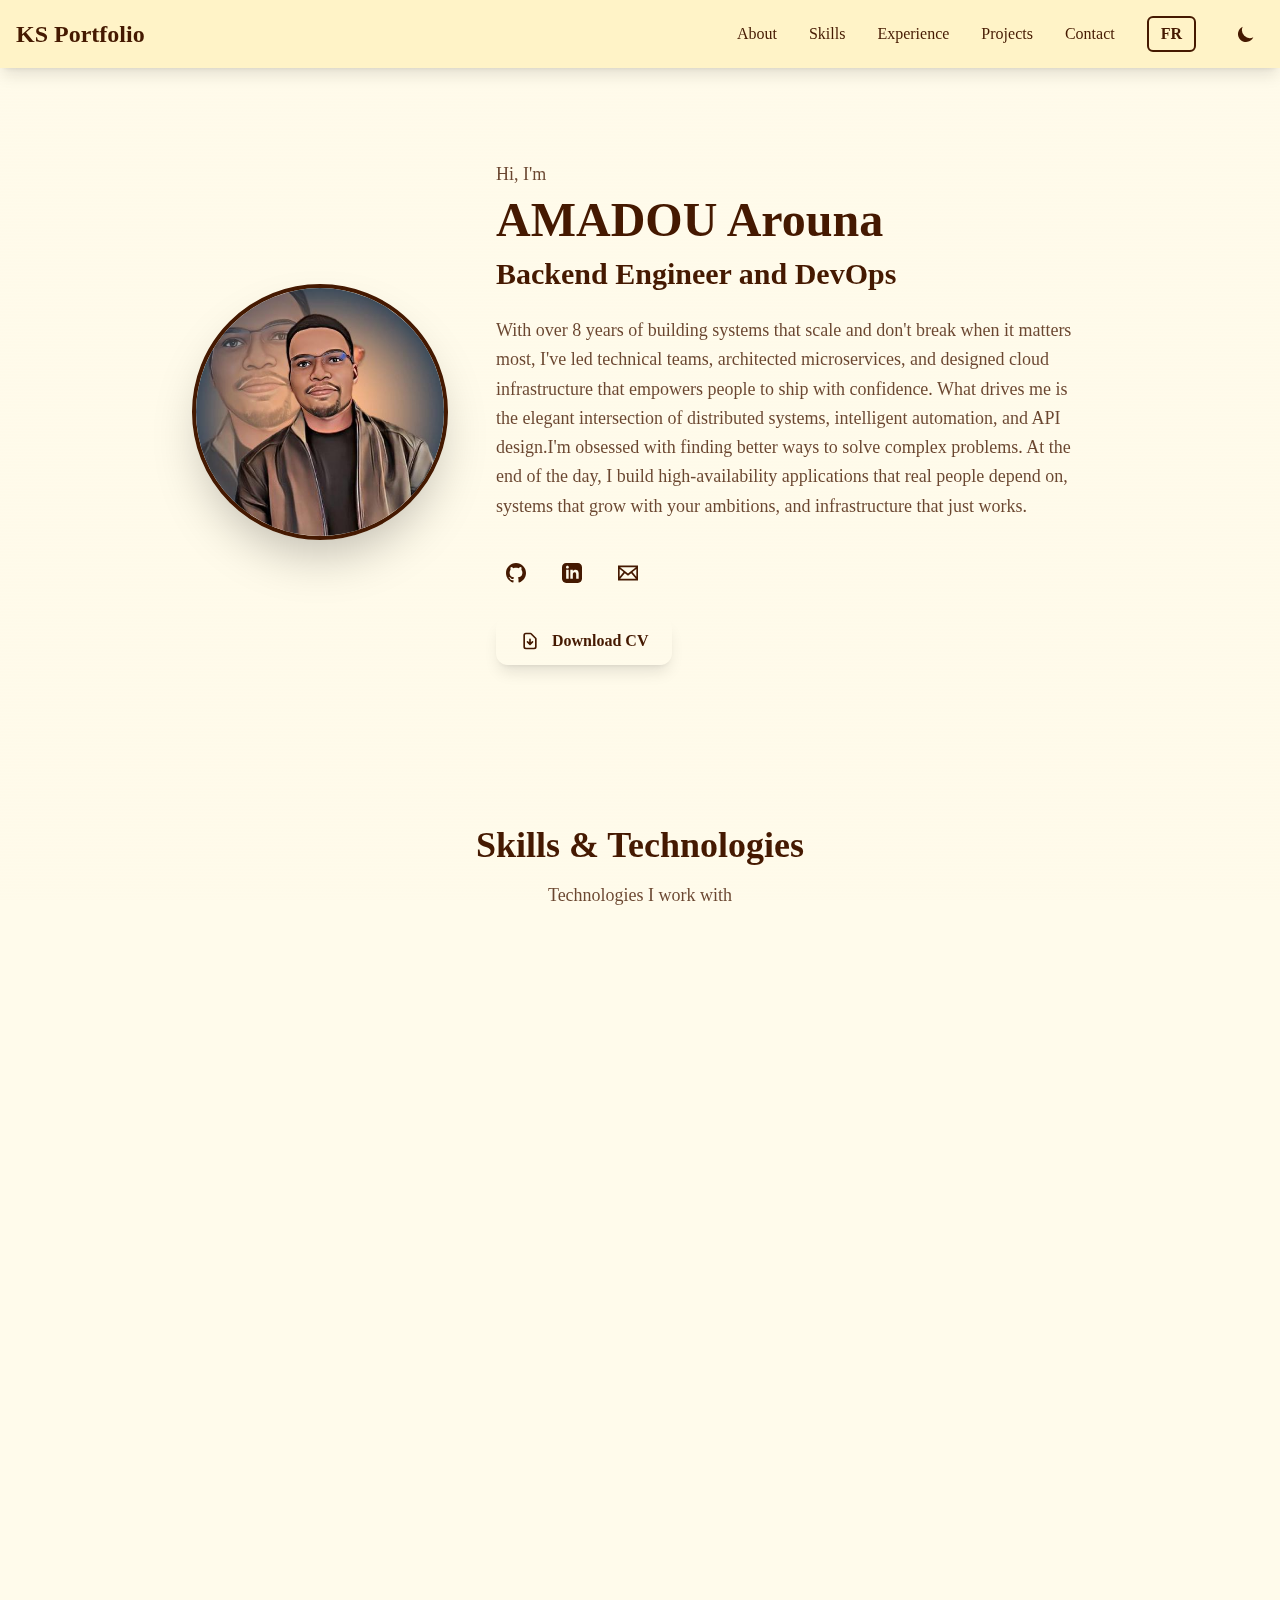
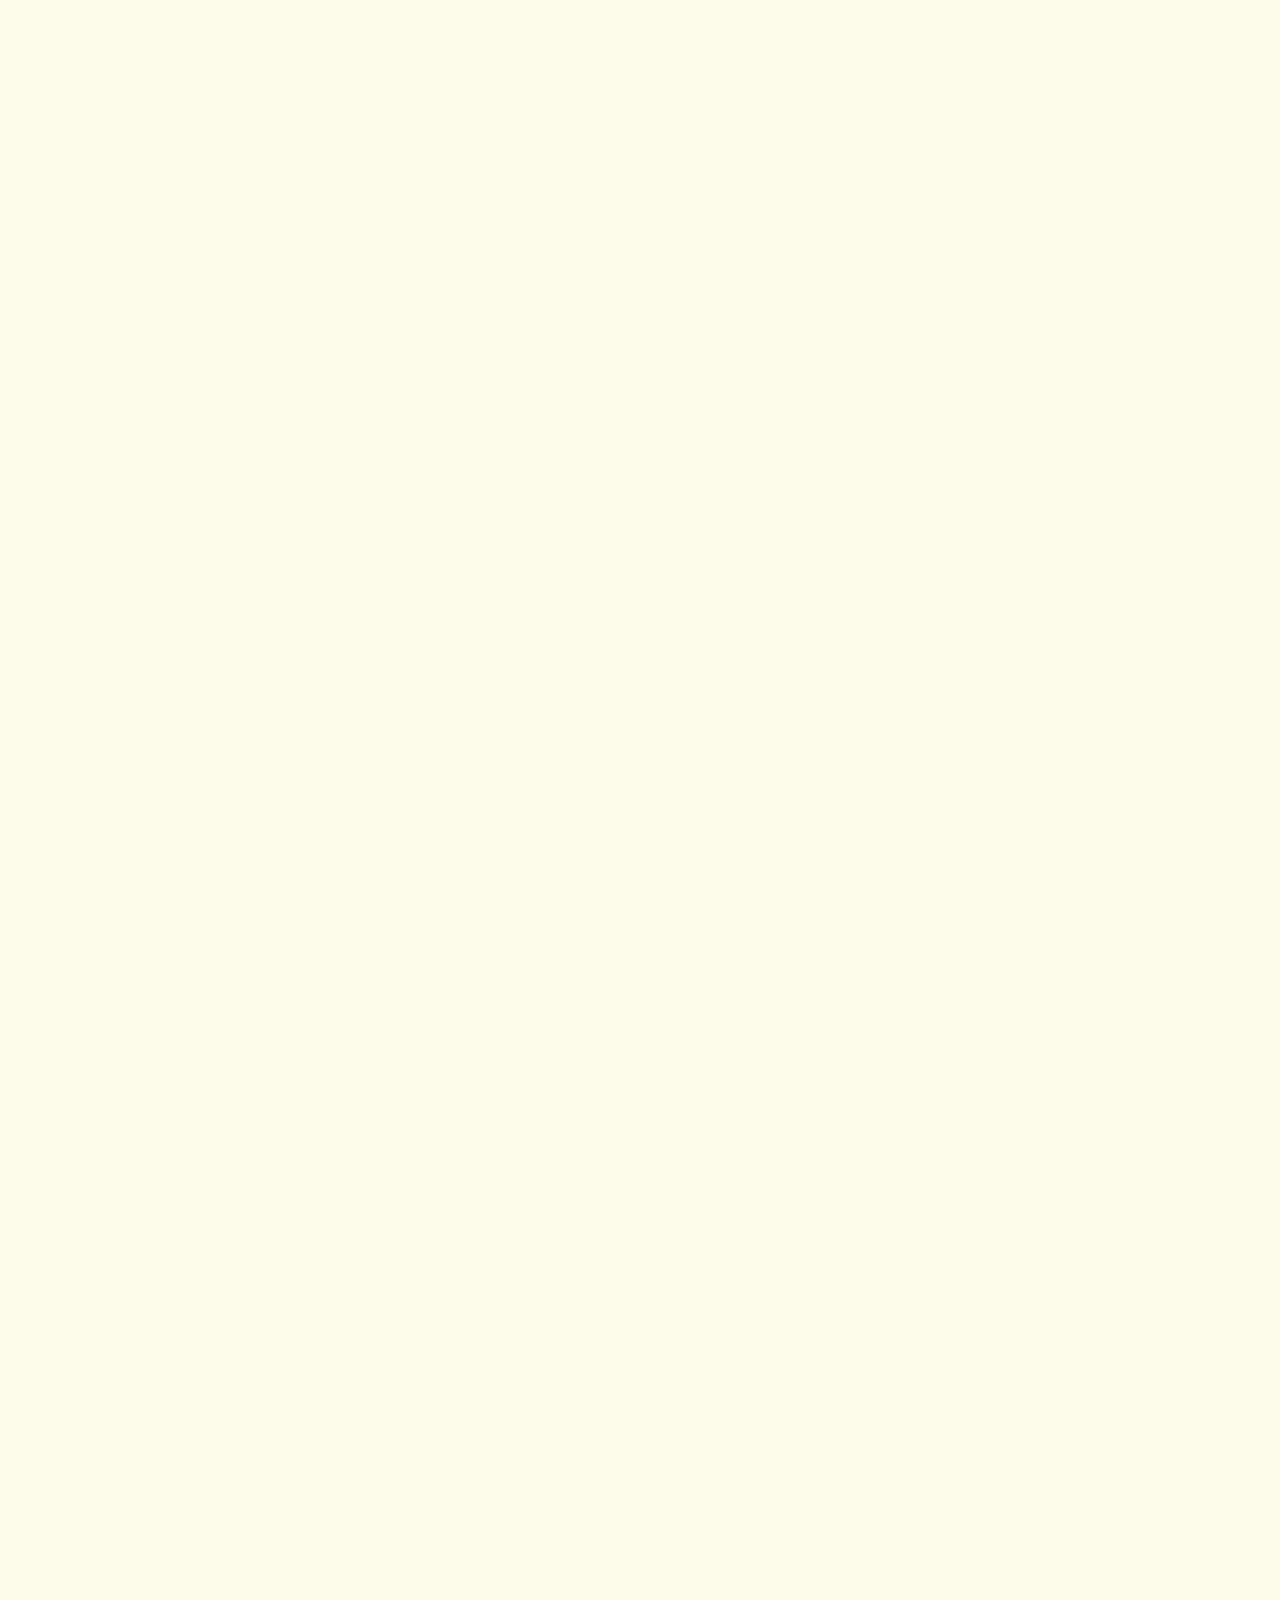
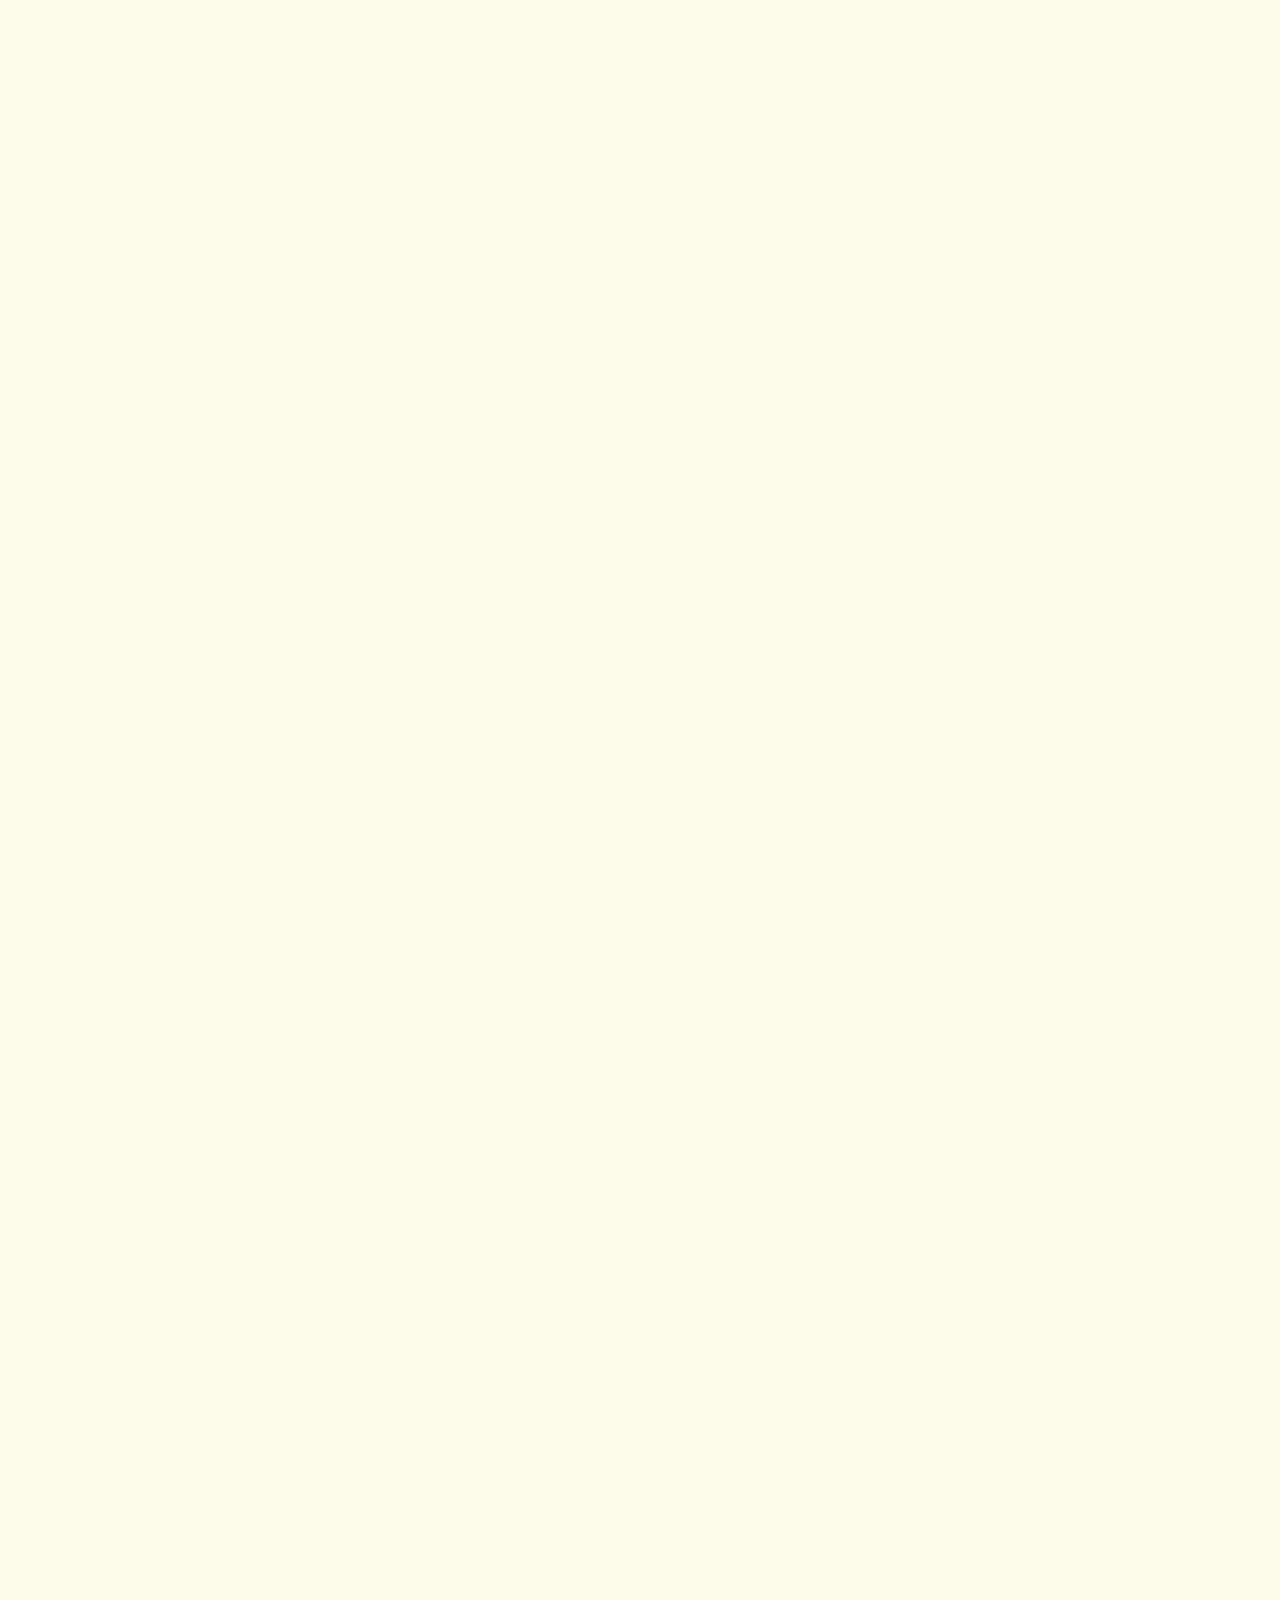
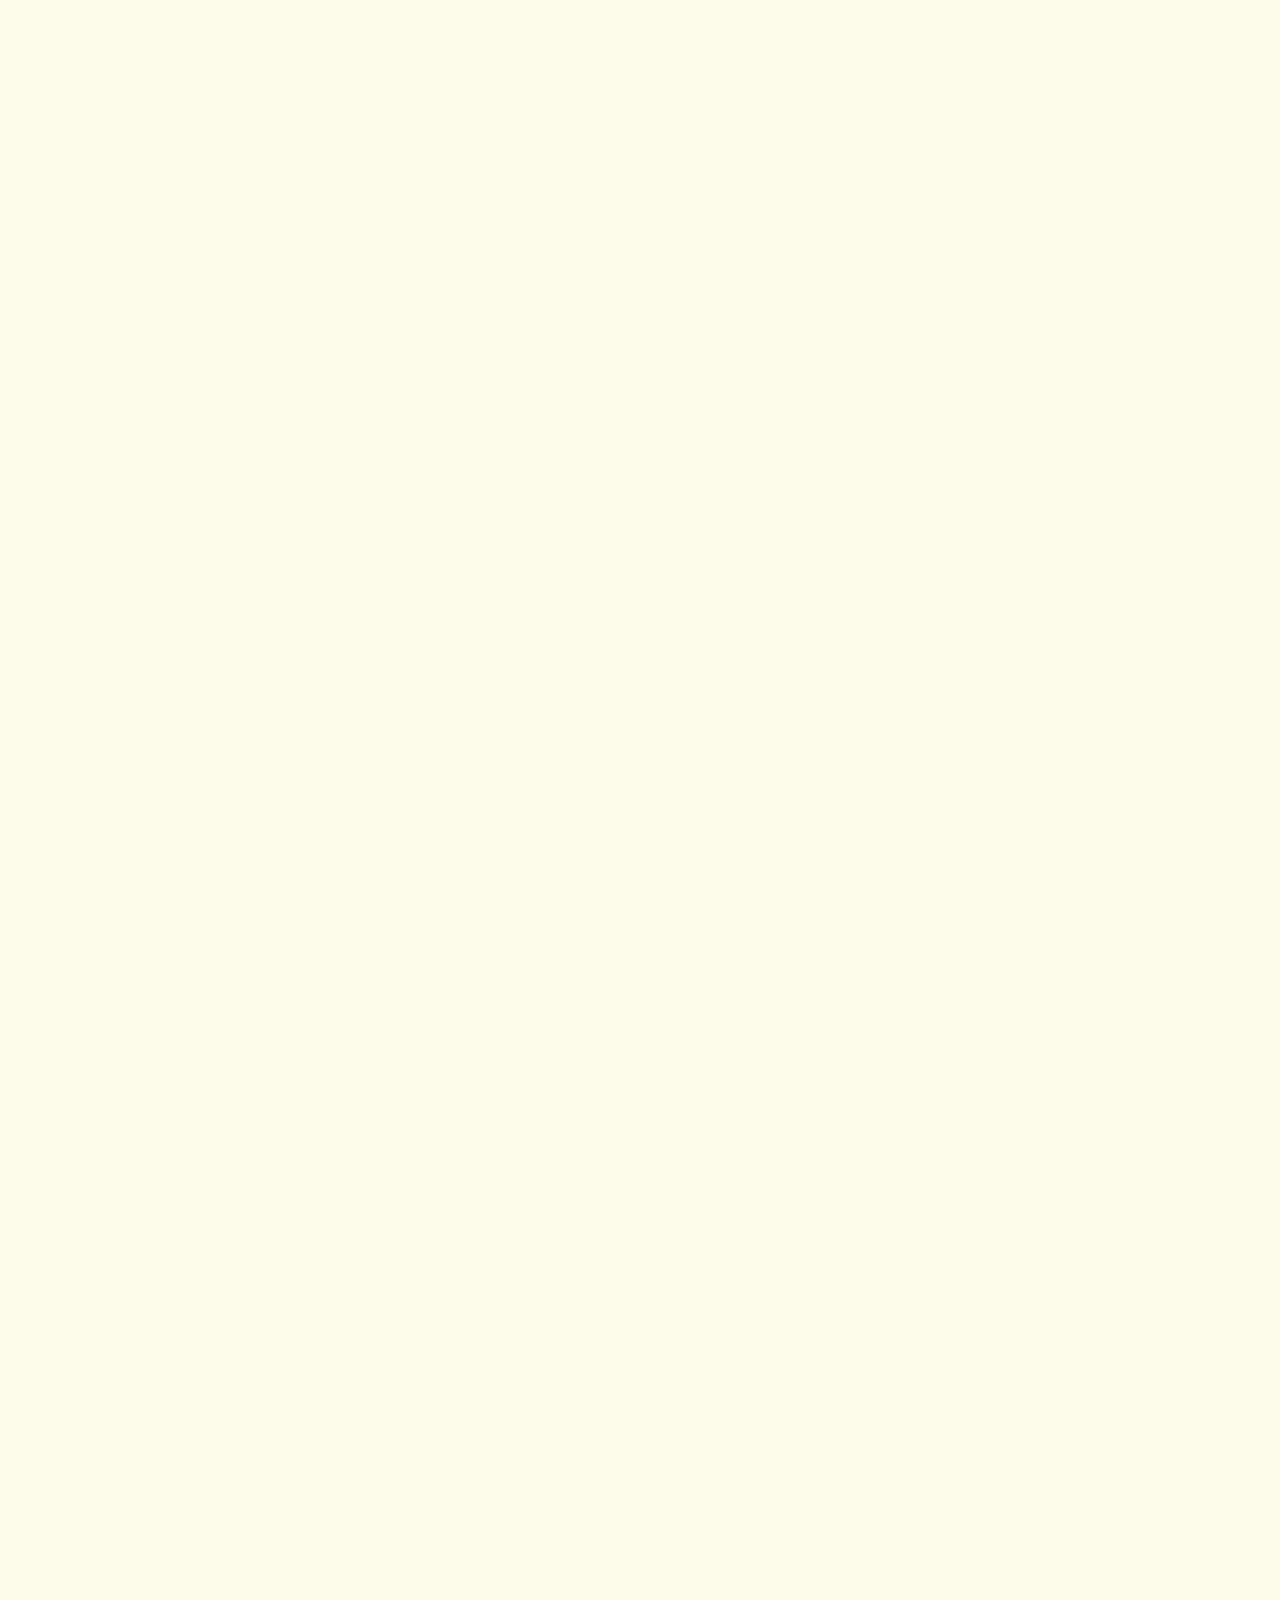
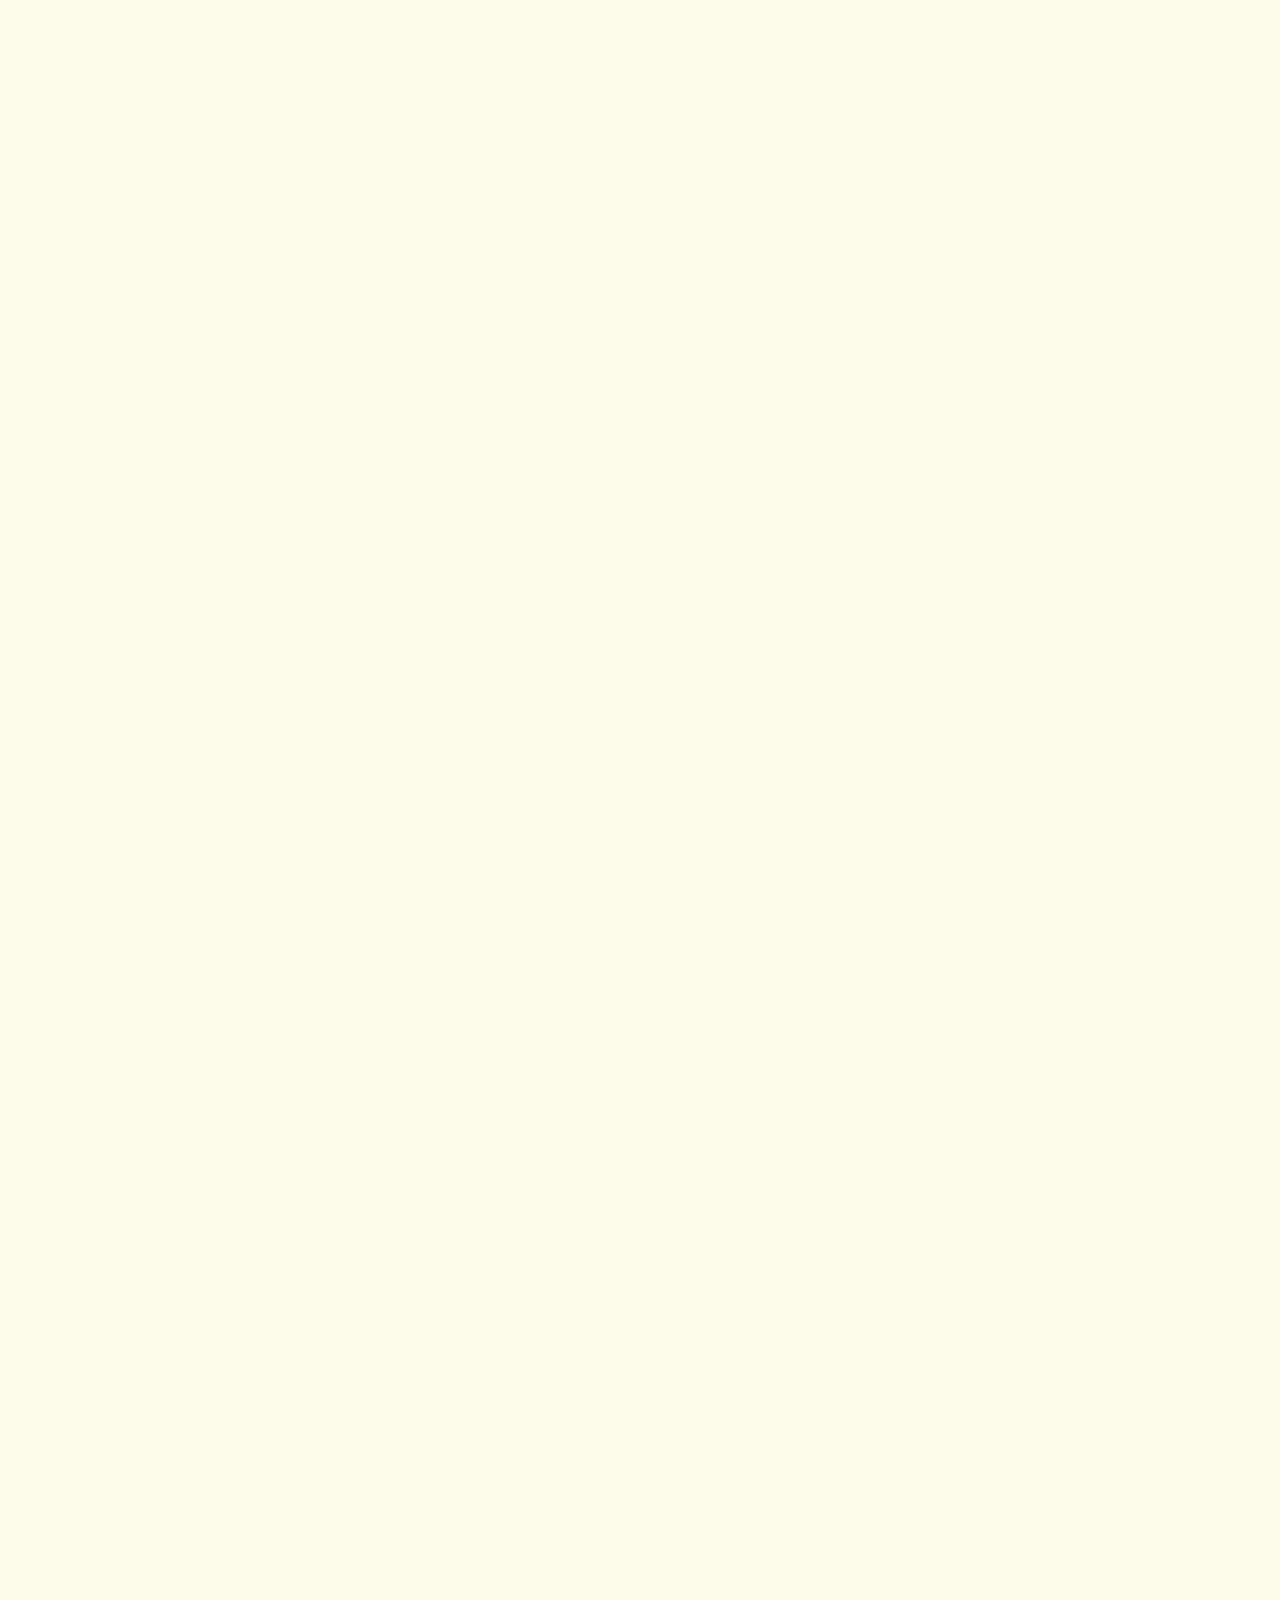
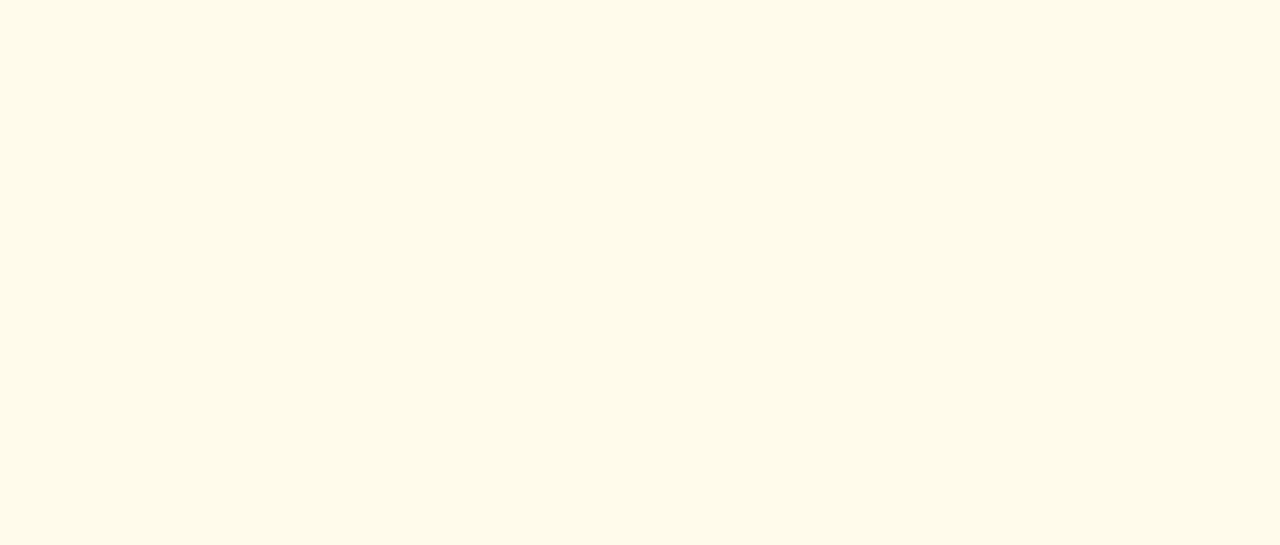
<file: browser/index.html>
<!doctype html>
<html lang="en" data-beasties-container>
<head>
  <meta charset="utf-8">
  <title>Kodesonik - Porfolio</title>
  <base href="/">
  <meta name="viewport" content="width=device-width, initial-scale=1">
  <link rel="icon" type="image/x-icon" href="favicon.ico">
<style>@layer properties;@layer theme,base,components,utilities;@layer theme{:root{--font-sans:ui-sans-serif, system-ui, sans-serif, "Apple Color Emoji", "Segoe UI Emoji", "Segoe UI Symbol", "Noto Color Emoji";--font-serif:ui-serif, Georgia, Cambria, "Times New Roman", Times, serif;--font-mono:ui-monospace, SFMono-Regular, Menlo, Monaco, Consolas, "Liberation Mono", "Courier New", monospace;--color-green-100:oklch(96.2% .044 156.743);--color-green-300:oklch(87.1% .15 154.449);--color-green-500:oklch(72.3% .219 149.579);--color-green-600:oklch(62.7% .194 149.214);--color-green-800:oklch(44.8% .119 151.328);--color-green-900:oklch(39.3% .095 152.535);--color-black:#000;--color-white:#fff;--spacing:.25rem;--container-2xl:42rem;--container-4xl:56rem;--container-6xl:72rem;--container-7xl:80rem;--text-sm:.875rem;--text-sm--line-height:calc(1.25 / .875);--text-lg:1.125rem;--text-lg--line-height:calc(1.75 / 1.125);--text-xl:1.25rem;--text-xl--line-height:calc(1.75 / 1.25);--text-2xl:1.5rem;--text-2xl--line-height:calc(2 / 1.5);--text-3xl:1.875rem;--text-3xl--line-height:1.2 ;--text-4xl:2.25rem;--text-4xl--line-height:calc(2.5 / 2.25);--text-5xl:3rem;--text-5xl--line-height:1;--text-6xl:3.75rem;--text-6xl--line-height:1;--font-weight-medium:500;--font-weight-semibold:600;--font-weight-bold:700;--tracking-wider:.05em;--leading-relaxed:1.625;--radius-md:.375rem;--radius-lg:.5rem;--radius-xl:.75rem;--radius-2xl:1rem;--radius-3xl:1.5rem;--blur-sm:8px;--blur-3xl:64px;--default-transition-duration:.15s;--default-transition-timing-function:cubic-bezier(.4, 0, .2, 1);--default-font-family:var(--font-sans);--default-mono-font-family:var(--font-mono)}}@layer base{*,:after,:before{box-sizing:border-box;margin:0;padding:0;border:0 solid}html{line-height:1.5;-webkit-text-size-adjust:100%;tab-size:4;font-family:var(--default-font-family, ui-sans-serif, system-ui, sans-serif, "Apple Color Emoji", "Segoe UI Emoji", "Segoe UI Symbol", "Noto Color Emoji");font-feature-settings:var(--default-font-feature-settings, normal);font-variation-settings:var(--default-font-variation-settings, normal);-webkit-tap-highlight-color:transparent}}@layer utilities{}html{scroll-behavior:smooth}body{margin:0;font-family:Georgia,Garamond,Times New Roman,serif;-webkit-font-smoothing:antialiased;-moz-osx-font-smoothing:grayscale;background-color:#fffbeb;color:#451901;transition:background-color .3s ease,color .3s ease}body:before{content:"";position:fixed;top:0;left:0;width:100%;height:100%;background-image:repeating-linear-gradient(0deg,rgba(186,78,0,.03) 0px,transparent 1px,transparent 2px,rgba(186,78,0,.03) 3px);pointer-events:none;z-index:1;opacity:.3}@property --tw-scale-x{syntax:"*";inherits:false;initial-value:1;}@property --tw-scale-y{syntax:"*";inherits:false;initial-value:1;}@property --tw-scale-z{syntax:"*";inherits:false;initial-value:1;}@property --tw-rotate-x{syntax:"*";inherits:false;}@property --tw-rotate-y{syntax:"*";inherits:false;}@property --tw-rotate-z{syntax:"*";inherits:false;}@property --tw-skew-x{syntax:"*";inherits:false;}@property --tw-skew-y{syntax:"*";inherits:false;}@property --tw-space-y-reverse{syntax:"*";inherits:false;initial-value:0;}@property --tw-space-x-reverse{syntax:"*";inherits:false;initial-value:0;}@property --tw-border-style{syntax:"*";inherits:false;initial-value:solid;}@property --tw-leading{syntax:"*";inherits:false;}@property --tw-font-weight{syntax:"*";inherits:false;}@property --tw-tracking{syntax:"*";inherits:false;}@property --tw-shadow{syntax:"*";inherits:false;initial-value:0 0 #0000;}@property --tw-shadow-color{syntax:"*";inherits:false;}@property --tw-shadow-alpha{syntax:"<percentage>";inherits:false;initial-value:100%;}@property --tw-inset-shadow{syntax:"*";inherits:false;initial-value:0 0 #0000;}@property --tw-inset-shadow-color{syntax:"*";inherits:false;}@property --tw-inset-shadow-alpha{syntax:"<percentage>";inherits:false;initial-value:100%;}@property --tw-ring-color{syntax:"*";inherits:false;}@property --tw-ring-shadow{syntax:"*";inherits:false;initial-value:0 0 #0000;}@property --tw-inset-ring-color{syntax:"*";inherits:false;}@property --tw-inset-ring-shadow{syntax:"*";inherits:false;initial-value:0 0 #0000;}@property --tw-ring-inset{syntax:"*";inherits:false;}@property --tw-ring-offset-width{syntax:"<length>";inherits:false;initial-value:0px;}@property --tw-ring-offset-color{syntax:"*";inherits:false;initial-value:#fff;}@property --tw-ring-offset-shadow{syntax:"*";inherits:false;initial-value:0 0 #0000;}@property --tw-blur{syntax:"*";inherits:false;}@property --tw-brightness{syntax:"*";inherits:false;}@property --tw-contrast{syntax:"*";inherits:false;}@property --tw-grayscale{syntax:"*";inherits:false;}@property --tw-hue-rotate{syntax:"*";inherits:false;}@property --tw-invert{syntax:"*";inherits:false;}@property --tw-opacity{syntax:"*";inherits:false;}@property --tw-saturate{syntax:"*";inherits:false;}@property --tw-sepia{syntax:"*";inherits:false;}@property --tw-drop-shadow{syntax:"*";inherits:false;}@property --tw-drop-shadow-color{syntax:"*";inherits:false;}@property --tw-drop-shadow-alpha{syntax:"<percentage>";inherits:false;initial-value:100%;}@property --tw-drop-shadow-size{syntax:"*";inherits:false;}@property --tw-backdrop-blur{syntax:"*";inherits:false;}@property --tw-backdrop-brightness{syntax:"*";inherits:false;}@property --tw-backdrop-contrast{syntax:"*";inherits:false;}@property --tw-backdrop-grayscale{syntax:"*";inherits:false;}@property --tw-backdrop-hue-rotate{syntax:"*";inherits:false;}@property --tw-backdrop-invert{syntax:"*";inherits:false;}@property --tw-backdrop-opacity{syntax:"*";inherits:false;}@property --tw-backdrop-saturate{syntax:"*";inherits:false;}@property --tw-backdrop-sepia{syntax:"*";inherits:false;}@property --tw-duration{syntax:"*";inherits:false;}@property --tw-translate-x{syntax:"*";inherits:false;initial-value:0;}@property --tw-translate-y{syntax:"*";inherits:false;initial-value:0;}@property --tw-translate-z{syntax:"*";inherits:false;initial-value:0;}@layer properties{@supports ((-webkit-hyphens: none) and (not (margin-trim: inline))) or ((-moz-orient: inline) and (not (color:rgb(from red r g b)))){*,:before,:after{--tw-scale-x:1;--tw-scale-y:1;--tw-scale-z:1;--tw-rotate-x:initial;--tw-rotate-y:initial;--tw-rotate-z:initial;--tw-skew-x:initial;--tw-skew-y:initial;--tw-space-y-reverse:0;--tw-space-x-reverse:0;--tw-border-style:solid;--tw-leading:initial;--tw-font-weight:initial;--tw-tracking:initial;--tw-shadow:0 0 #0000;--tw-shadow-color:initial;--tw-shadow-alpha:100%;--tw-inset-shadow:0 0 #0000;--tw-inset-shadow-color:initial;--tw-inset-shadow-alpha:100%;--tw-ring-color:initial;--tw-ring-shadow:0 0 #0000;--tw-inset-ring-color:initial;--tw-inset-ring-shadow:0 0 #0000;--tw-ring-inset:initial;--tw-ring-offset-width:0px;--tw-ring-offset-color:#fff;--tw-ring-offset-shadow:0 0 #0000;--tw-blur:initial;--tw-brightness:initial;--tw-contrast:initial;--tw-grayscale:initial;--tw-hue-rotate:initial;--tw-invert:initial;--tw-opacity:initial;--tw-saturate:initial;--tw-sepia:initial;--tw-drop-shadow:initial;--tw-drop-shadow-color:initial;--tw-drop-shadow-alpha:100%;--tw-drop-shadow-size:initial;--tw-backdrop-blur:initial;--tw-backdrop-brightness:initial;--tw-backdrop-contrast:initial;--tw-backdrop-grayscale:initial;--tw-backdrop-hue-rotate:initial;--tw-backdrop-invert:initial;--tw-backdrop-opacity:initial;--tw-backdrop-saturate:initial;--tw-backdrop-sepia:initial;--tw-duration:initial;--tw-translate-x:0;--tw-translate-y:0;--tw-translate-z:0}}}</style><link rel="stylesheet" href="styles-YNQGFKAF.css" media="print" onload="this.media='all'"><noscript><link rel="stylesheet" href="styles-YNQGFKAF.css"></noscript></head>
<body>
  <app-root></app-root>
<script src="polyfills-B6TNHZQ6.js" type="module"></script><script src="main-YGWBE23T.js" type="module"></script></body>
</html>
</file>
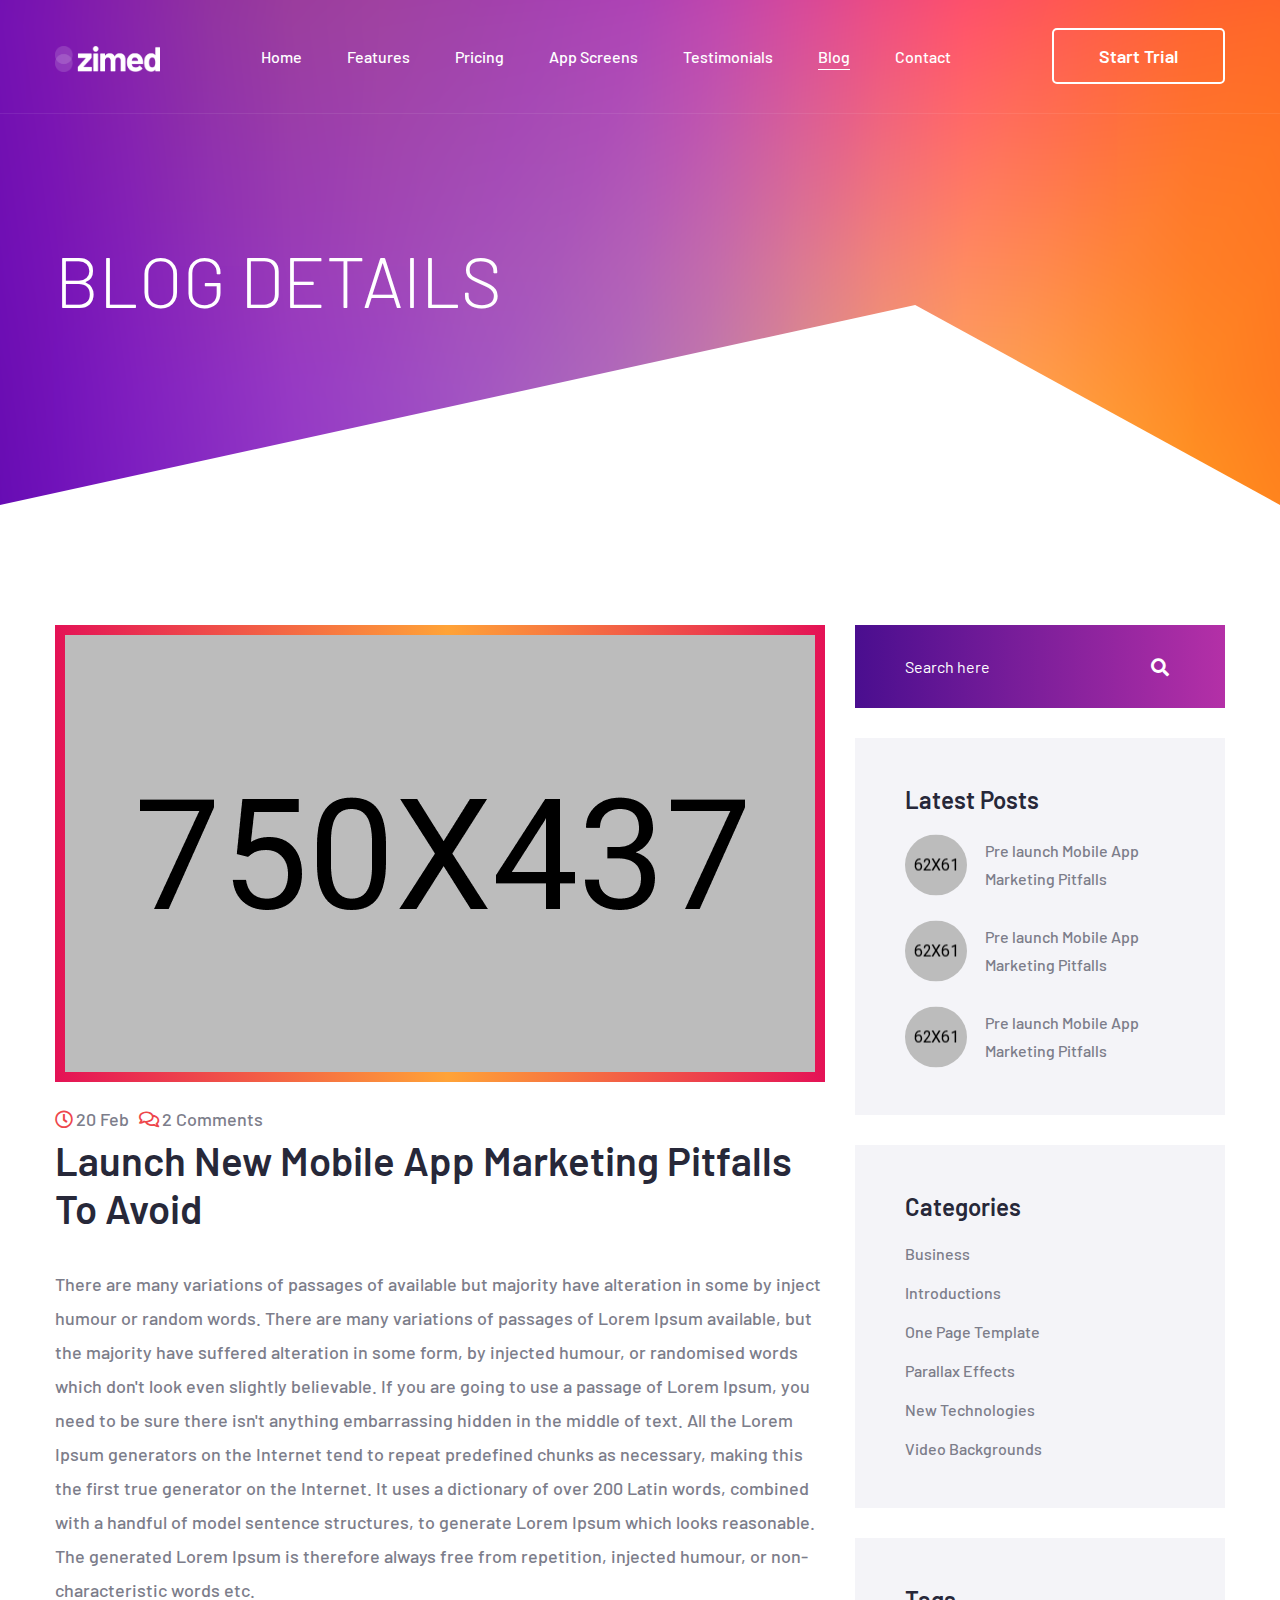
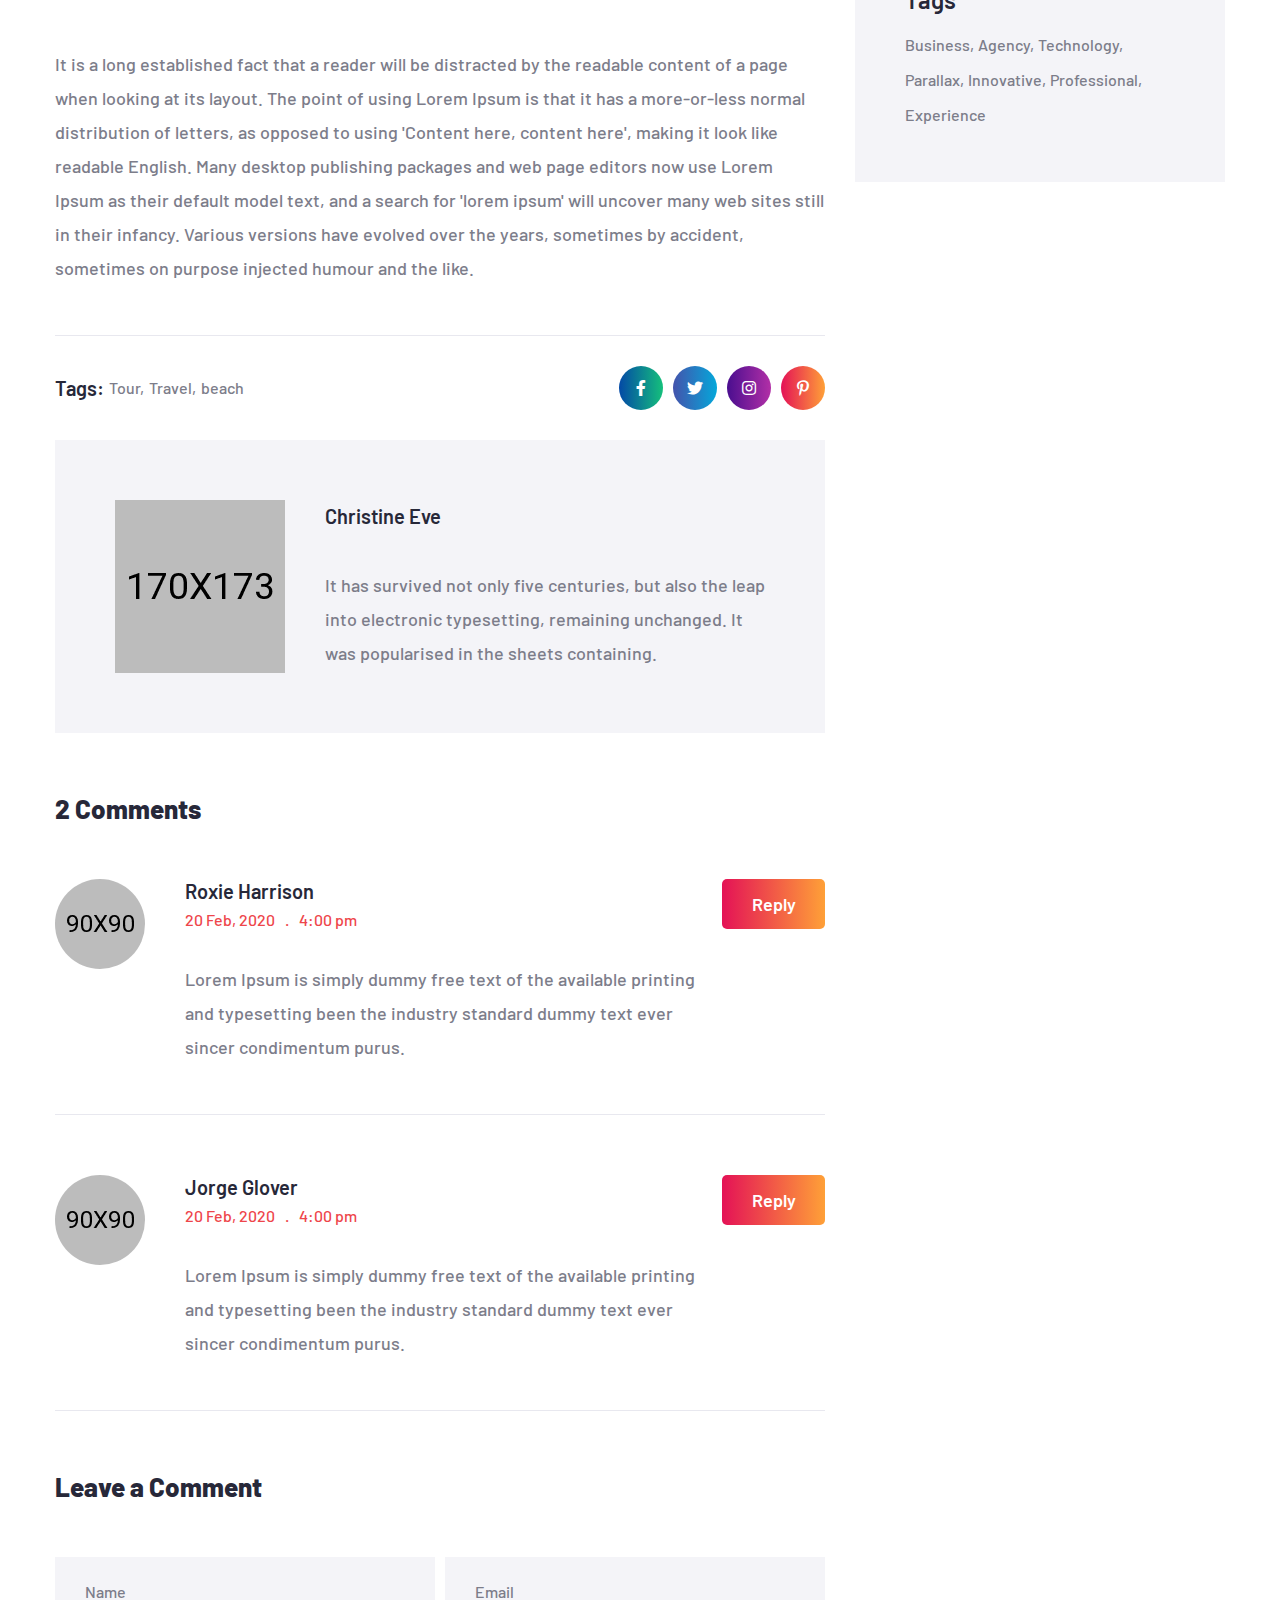
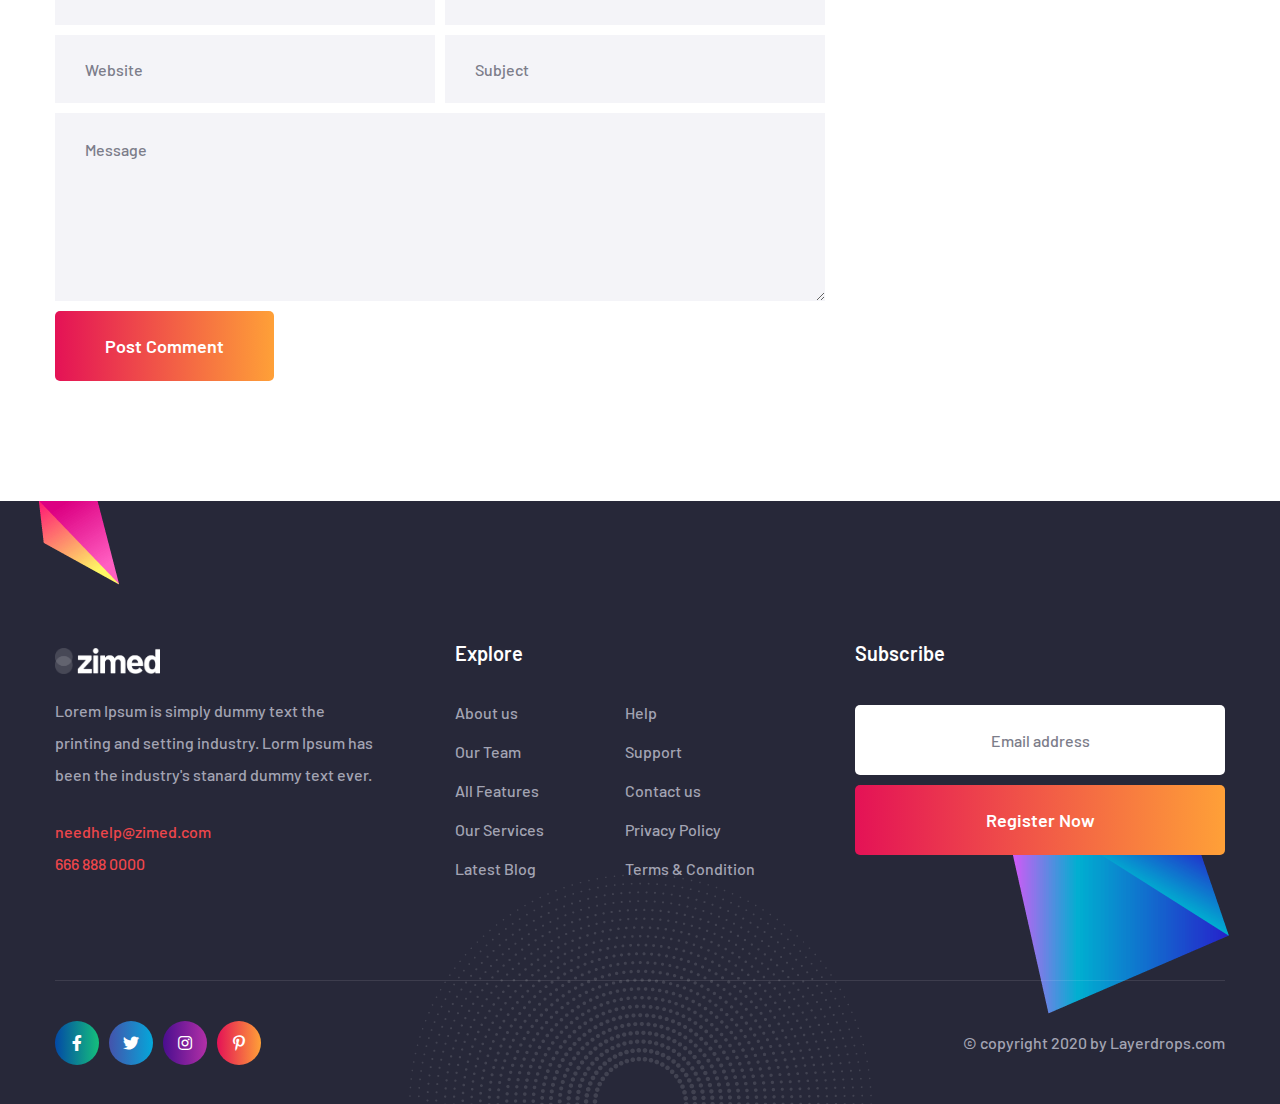
<file: blog-details.html>
<!DOCTYPE html>
<html lang="en">

<head>
    <meta charset="UTF-8">
    <meta name="viewport" content="width=device-width, initial-scale=1.0">
    <meta http-equiv="X-UA-Compatible" content="ie=edge">
    <title>Blog Page || Zimed || App Landing Page HTML Template</title>
    <link rel="apple-touch-icon" sizes="180x180" href="assets/images/favicons/apple-touch-icon.png">
    <link rel="icon" type="image/png" sizes="32x32" href="assets/images/favicons/favicon-32x32.png">
    <link rel="icon" type="image/png" sizes="16x16" href="assets/images/favicons/favicon-16x16.png">
    <link rel="manifest" href="assets/images/favicons/site.webmanifest">

    <link href="https://fonts.googleapis.com/css?family=Barlow:200,300,400,500,600,700,800,900&display=swap" rel="stylesheet">
    <!-- plugin scripts -->
    <link rel="stylesheet" type="text/css" href="assets/css/bootstrap.min.css">
    <link rel="stylesheet" type="text/css" href="assets/css/animate.min.css">
    <link rel="stylesheet" type="text/css" href="assets/css/fontawesome-all.min.css">
    <link rel="stylesheet" type="text/css" href="assets/css/bootstrap-datepicker.min.css">
    <link rel="stylesheet" type="text/css" href="assets/css/bootstrap-select.min.css">
    <link rel="stylesheet" type="text/css" href="assets/css/jquery.mCustomScrollbar.min.css">
    <link rel="stylesheet" type="text/css" href="assets/css/owl.carousel.min.css">
    <link rel="stylesheet" type="text/css" href="assets/css/owl.theme.default.min.css">
    <link rel="stylesheet" type="text/css" href="assets/css/zimed-icon.css">
    <link rel="stylesheet" type="text/css" href="assets/css/jquery.bxslider.min.css">
    <link rel="stylesheet" type="text/css" href="assets/css/magnific-popup.css">
    <!-- template styles -->
    <link rel="stylesheet" href="assets/css/style.css">
    <link rel="stylesheet" href="assets/css/responsive.css">

</head>

<body>
    <div class="preloader">
        <div class="lds-ripple">
            <div></div>
            <div></div>
        </div>
    </div><!-- /.preloader -->
    <div class="page-wrapper">

        <header class="main-nav__header-one ">
            <nav class="header-navigation stricky">
                <div class="container">
                    <!-- Brand and toggle get grouped for better mobile display -->
                    <div class="main-nav__logo-box">
                        <a href="index.html" class="main-nav__logo">
                            <img src="assets/images/logo-1-1.png" width="105" alt="Awesome Image" />
                        </a>
                        <a href="#" class="side-menu__toggler"><i class="fa fa-bars"></i>
                            <!-- /.smpl-icon-menu --></a>
                    </div><!-- /.logo-box -->
                    <!-- Collect the nav links, forms, and other content for toggling -->
                    <div class="main-nav__main-navigation">
                        <ul class=" main-nav__navigation-box">
                            <li class="">
                                <a href="index.html">Home</a>
                            </li>
                            <li>
                                <a href="index.html#features">Features</a>
                            </li>
                            <li>
                                <a href="index.html#pricing">Pricing</a>
                            </li>
                            <li>
                                <a href="index.html#app-shots">App Screens</a>
                            </li>
                            <li>
                                <a href="index.html#testimonials">Testimonials</a>
                            </li>
                            <li class="dropdown current">
                                <a href="blog.html">Blog</a>
                                <ul>
                                    <li><a href="blog.html">Blog Page</a></li>
                                    <li><a href="blog-details.html">Blog Details</a></li>
                                </ul><!-- /.sub-menu -->
                            </li>
                            <li>
                                <a href="index.html#contact">Contact</a>
                            </li>
                        </ul>
                    </div><!-- /.navbar-collapse -->
                    <div class="main-nav__right">
                        <a href="#" class="thm-btn header__btn">Start Trial</a><!-- /.thm-btn header__btn -->
                    </div><!-- /.main-nav__right -->
                </div>
                <!-- /.container -->
            </nav>
        </header><!-- /.main-nav__header-one -->

        <section class="page-header page-header__white-curv" style="background-image: url(assets/images/background/inner-banner-bg.png);">
            <div class="container">
                <h2>Blog Details</h2>
            </div><!-- /.container -->
        </section><!-- /.page-header -->


        <section class="blog-details">
            <div class="container">
                <div class="row">
                    <div class="col-lg-8">
                        <div class="blog-details__content">
                            <div class="blog-details__image">
                                <img src="assets/images/blog/blog-d-1.jpg" alt="">
                            </div><!-- /.blog-details__image -->
                            <ul class="blog-one__meta list-unstyled">
                                <li><a href="#"><i class="far fa-clock"></i> 20 Feb</a></li>
                                <li><a href="#"><i class="far fa-comments"></i> 2 Comments</a></li>
                            </ul><!-- /.blog-one__meta list-unstyled -->
                            <h3>Launch New Mobile App Marketing Pitfalls To Avoid</h3>
                            <p>There are many variations of passages of available but majority have alteration in some by inject
                                humour or random words. There are many variations of passages of Lorem Ipsum available, but the
                                majority have suffered alteration in some form, by injected humour, or randomised words which
                                don't look even slightly believable. If you are going to use a passage of Lorem Ipsum, you need
                                to be sure there isn't anything embarrassing hidden in the middle of text. All the Lorem Ipsum
                                generators on the Internet tend to repeat predefined chunks as necessary, making this the first
                                true generator on the Internet. It uses a dictionary of over 200 Latin words, combined with a
                                handful of model sentence structures, to generate Lorem Ipsum which looks reasonable. The
                                generated Lorem Ipsum is therefore always free from repetition, injected humour, or
                                non-characteristic words etc.</p>
                            <p>It is a long established fact that a reader will be distracted by the readable content of a page
                                when looking at its layout. The point of using Lorem Ipsum is that it has a more-or-less normal
                                distribution of letters, as opposed to using 'Content here, content here', making it look like
                                readable English. Many desktop publishing packages and web page editors now use Lorem Ipsum as
                                their default model text, and a search for 'lorem ipsum' will uncover many web sites still in
                                their infancy. Various versions have evolved over the years, sometimes by accident, sometimes on
                                purpose injected humour and the like.</p>
                        </div><!-- /.blog-details__content -->
                        <div class="blog-details__bottom">
                            <p class="blog-details__tags">
                                <span>Tags:</span>
                                <a href="#">Tour,</a>
                                <a href="#">Travel,</a>
                                <a href="#">beach</a>
                            </p><!-- /.blog-details__tags -->
                            <div class="blog-details__social site-footer__social">
                                <a class="fab fa-facebook-f" href="#"></a>
                                <a class="fab fa-twitter" href="#"></a>
                                <a class="fab fa-instagram" href="#"></a>
                                <a class="fab fa-pinterest-p" href="#"></a>
                            </div><!-- /.blog-details__social -->
                        </div><!-- /.blog-details__bottom -->

                        <div class="author-one">
                            <div class="author-one__image">
                                <img src="assets/images/blog/author-1-1.jpg" alt="">
                            </div><!-- /.author-one__image -->
                            <div class="author-one__content">
                                <h3>Christine Eve</h3>
                                <p>It has survived not only five centuries, but also the leap into electronic typesetting,
                                    remaining unchanged. It was popularised in the sheets containing.</p>
                            </div><!-- /.author-one__content -->
                        </div><!-- /.author-one -->

                        <div class="comment-one">
                            <h3 class="comment-one__title">2 Comments</h3><!-- /.comment-one__title -->
                            <div class="comment-one__single">
                                <div class="comment-one__image">
                                    <img src="assets/images/blog/comment-1-1.jpg" alt="">
                                </div><!-- /.comment-one__image -->
                                <div class="comment-one__content">
                                    <h3>Roxie Harrison</h3>
                                    <div class="comment-one__date">20 Feb, 2020 <span>.</span> 4:00 pm</div><!-- /.comment-one__date -->
                                    <p>Lorem Ipsum is simply dummy free text of the available printing and typesetting been the industry standard dummy text ever sincer condimentum purus.</p>
                                    <a href="#" class="thm-btn comment-one__btn">Reply</a><!-- /.thm-btn comment-one__btn -->
                                </div><!-- /.comment-one__content -->
                            </div><!-- /.comment-one__single -->
                            <div class="comment-one__single">
                                <div class="comment-one__image">
                                    <img src="assets/images/blog/comment-1-2.jpg" alt="">
                                </div><!-- /.comment-one__image -->
                                <div class="comment-one__content">
                                    <h3>Jorge Glover</h3>
                                    <div class="comment-one__date">20 Feb, 2020 <span>.</span> 4:00 pm</div><!-- /.comment-one__date -->
                                    <p>Lorem Ipsum is simply dummy free text of the available printing and typesetting been the industry standard dummy text ever sincer condimentum purus.</p>
                                    <a href="#" class="thm-btn comment-one__btn">Reply</a><!-- /.thm-btn comment-one__btn -->
                                </div><!-- /.comment-one__content -->
                            </div><!-- /.comment-one__single -->
                        </div><!-- /.comment-one -->

                        <div class="comment-form">
                            <h3 class="comment-form__title">Leave a Comment</h3><!-- /.comment-form__title -->
                            <form action="#" class="contact-one__form contact-form-validated">
                                <div class="row">
                                    <div class="col-md-6">
                                        <input type="text" name="name" placeholder="Name">
                                    </div><!-- /.col-md-6 -->
                                    <div class="col-md-6">
                                        <input type="text" name="email" placeholder="Email">
                                    </div><!-- /.col-md-6 -->
                                    <div class="col-md-6">
                                        <input type="text" name="website" placeholder="Website">
                                    </div><!-- /.col-md-6 -->
                                    <div class="col-md-6">
                                        <input type="text" name="subject" placeholder="Subject">
                                    </div><!-- /.col-md-6 -->
                                    <div class="col-md-12">
                                        <textarea name="message" placeholder="Message"></textarea>
                                        <button type="submit" class="thm-btn contact-one__form-btn">Post Comment</button>
                                    </div><!-- /.col-md-12 -->
                                </div><!-- /.row -->
                            </form><!-- /.contact-one__form -->
                        </div><!-- /.comment-form -->
                    </div><!-- /.col-lg-8 -->
                    <div class="col-lg-4">
                        <div class="sidebar">
                            <div class="sidebar-single sidebar__search">
                                <form action="#" class="sidebar__search-form">
                                    <input type="text" placeholder="Search here">
                                    <button type="submit"><i class="fa fa-search"></i></button>
                                </form><!-- /.sidebar__search-form -->
                            </div><!-- /.sidebar-single -->
                            <div class="sidebar-single sidebar__post">
                                <h3 class="sidebar__title">Latest Posts</h3><!-- /.sidebar__title -->
                                <div class="sidebar__post-single">
                                    <img src="assets/images/blog/lp-1-1.jpg" alt="">
                                    <h3><a href="blog-details.html">Pre launch Mobile App Marketing Pitfalls</a></h3>
                                </div><!-- /.sidebar__post-single -->
                                <div class="sidebar__post-single">
                                    <img src="assets/images/blog/lp-1-2.jpg" alt="">
                                    <h3><a href="blog-details.html">Pre launch Mobile App Marketing Pitfalls</a></h3>
                                </div><!-- /.sidebar__post-single -->
                                <div class="sidebar__post-single">
                                    <img src="assets/images/blog/lp-1-3.jpg" alt="">
                                    <h3><a href="blog-details.html">Pre launch Mobile App Marketing Pitfalls</a></h3>
                                </div><!-- /.sidebar__post-single -->
                            </div><!-- /.sidebar-single -->
                            <div class="sidebar-single sidebar__cat">
                                <h3 class="sidebar__title">Categories</h3><!-- /.sidebar__title -->
                                <ul class="list-unstyled sidebar__cat-list">
                                    <li><a href="#">Business</a></li>
                                    <li><a href="#">Introductions</a></li>
                                    <li><a href="#">One Page Template</a></li>
                                    <li><a href="#">Parallax Effects</a></li>
                                    <li><a href="#">New Technologies</a></li>
                                    <li><a href="#">Video Backgrounds</a></li>
                                </ul><!-- /.list-unstyled sidebar__cat-list -->
                            </div><!-- /.sidebar-single -->
                            <div class="sidebar-single sidebar__tags">
                                <h3 class="sidebar__title">Tags</h3><!-- /.sidebar__title -->
                                <div class="sidebar__tags-list">
                                    <a href="#">Business,</a>
                                    <a href="#">Agency,</a>
                                    <a href="#">Technology,</a>
                                    <a href="#">Parallax,</a>
                                    <a href="#">Innovative,</a>
                                    <a href="#">Professional,</a>
                                    <a href="#">Experience</a>
                                </div><!-- /.sidebar__tags-list -->
                            </div><!-- /.sidebar-single -->
                        </div><!-- /.sidebar -->
                    </div><!-- /.col-lg-4 -->
                </div><!-- /.row -->
            </div><!-- /.container -->
        </section><!-- /.blog-details -->


        <footer class="site-footer">
            <img src="assets/images/shapes/footer-shape-1.png" class="site-footer__shape-1" alt="">
            <img src="assets/images/shapes/footer-shape-2.png" class="site-footer__shape-2" alt="">
            <img src="assets/images/shapes/footer-shape-3.png" class="site-footer__shape-3" alt="">
            <div class="site-footer__upper">
                <div class="container">
                    <div class="row">
                        <div class="col-lg-4">
                            <div class="footer-widget footer-widget__about">
                                <a class="footer-widget__logo" href="index.html"><img src="assets/images/logo-1-1.png" width="105" alt="Awesome Image" /></a>
                                <p>Lorem Ipsum is simply dummy text the printing and setting industry. Lorm Ipsum has been the industry's stanard dummy text ever. </p>
                                <p><a href="mailto:needhelp@zimed.com">needhelp@zimed.com</a> <br /> <a href="tel:666-888-0000">666 888 0000</a></p>
                            </div><!-- /.footer-widget -->
                        </div><!-- /.col-lg-4 -->
                        <div class="col-lg-4">
                            <div class="footer-widget footer-widget__links">
                                <h3 class="footer-widget__title">Explore</h3>
                                <div class="footer-widget__links-wrap">
                                    <ul class="list-unstyled">
                                        <li><a href="#">About us</a></li>
                                        <li><a href="#">Our Team</a></li>
                                        <li><a href="#">All Features</a></li>
                                        <li><a href="#">Our Services</a></li>
                                        <li><a href="#">Latest Blog</a></li>
                                    </ul><!-- /.list-unstyled -->
                                    <ul class="list-unstyled">
                                        <li><a href="#">Help</a></li>
                                        <li><a href="#">Support</a></li>
                                        <li><a href="#">Contact us</a></li>
                                        <li><a href="#">Privacy Policy</a></li>
                                        <li><a href="#">Terms & Condition</a></li>
                                    </ul><!-- /.list-unstyled -->
                                </div><!-- /.footer-widget__links-wrap -->
                            </div><!-- /.footer-widget footer-widget__links -->
                        </div><!-- /.col-lg-4 -->
                        <div class="col-lg-4">
                            <div class="footer-widget footer-widget__subscribe">
                                <h3 class="footer-widget__title">Subscribe</h3>
                                <form class="footer-widget__mc-form mc-form" data-url="MAILCHIMP__POPUP__FORM__URL">
                                    <input type="text" name="email" placeholder="Email address">
                                    <button type="submit" class="thm-btn footer-widget__mc-btn">Register Now</button>
                                </form>
                                <div class="mc-form__response"></div><!-- /.mc-form__response -->
                            </div><!-- /.footer-widget footer-widget__subscribe -->
                        </div><!-- /.col-lg-4 -->
                    </div><!-- /.row -->
                </div><!-- /.container -->
            </div><!-- /.site-footer__upper -->
            <div class="site-footer__bottom">
                <div class="container">
                    <div class="inner-container">
                        <div class="site-footer__social">
                            <a class="fab fa-facebook-f" href="#"></a>
                            <a class="fab fa-twitter" href="#"></a>
                            <a class="fab fa-instagram" href="#"></a>
                            <a class="fab fa-pinterest-p" href="#"></a>
                        </div><!-- /.site-footer__social -->
                        <p>© copyright 2020 by Layerdrops.com</p>
                    </div><!-- /.inner-container -->
                </div><!-- /.container -->
            </div><!-- /.site-footer__bottom -->
        </footer><!-- /.site-footer -->

    </div><!-- /.page-wrapper -->
    <a href="#" data-target="html" class="scroll-to-target scroll-to-top"><i class="fa fa-angle-up"></i></a>



    <div class="side-menu__block">


        <div class="side-menu__block-overlay custom-cursor__overlay">
            <div class="cursor"></div>
            <div class="cursor-follower"></div>
        </div><!-- /.side-menu__block-overlay -->
        <div class="side-menu__block-inner ">
            <div class="side-menu__top justify-content-end">

                <a href="#" class="side-menu__toggler side-menu__close-btn"><img src="assets/images/shapes/close-1-1.png" alt=""></a>
            </div><!-- /.side-menu__top -->


            <nav class="mobile-nav__container">
                <!-- content is loading via js -->
            </nav>
            <div class="side-menu__sep"></div><!-- /.side-menu__sep -->
            <div class="side-menu__content">
                <p>Lorem Ipsum is simply dummy text the printing and setting industry. Lorm Ipsum has been the industry's stanard dummy text ever. </p>
                <p><a href="mailto:needhelp@zimed.com">needhelp@zimed.com</a> <br> <a href="tel:888-999-0000">888 999 0000</a></p>
                <div class="side-menu__social">
                    <a class="fab fa-facebook-f" href="#"></a>
                    <a class="fab fa-twitter" href="#"></a>
                    <a class="fab fa-instagram" href="#"></a>
                    <a class="fab fa-pinterest-p" href="#"></a>
                </div>
            </div><!-- /.side-menu__content -->
        </div><!-- /.side-menu__block-inner -->
    </div><!-- /.side-menu__block -->


    <script src="assets/js/jquery.min.js"></script>
    <script src="assets/js/bootstrap.bundle.min.js"></script>
    <script src="assets/js/TweenMax.min.js"></script>
    <script src="assets/js/jquery.mCustomScrollbar.concat.min.js"></script>
    <script src="assets/js/bootstrap-datepicker.min.js"></script>
    <script src="assets/js/jquery.easing.min.js"></script>
    <script src="assets/js/bootstrap-select.min.js"></script>
    <script src="assets/js/jquery.validate.min.js"></script>
    <script src="assets/js/waypoints.min.js"></script>
    <script src="assets/js/wow.js"></script>
    <script src="assets/js/jquery.counterup.min.js"></script>
    <script src="assets/js/owl.carousel.min.js"></script>
    <script src="assets/js/jquery.bxslider.min.js"></script>
    <script src="assets/js/jquery.magnific-popup.min.js"></script>
    <script src="assets/js/jquery.ajaxchimp.min.js"></script>
    <!-- template scripts -->
    <script src="assets/js/theme.js"></script>
</body>

</html>
</file>
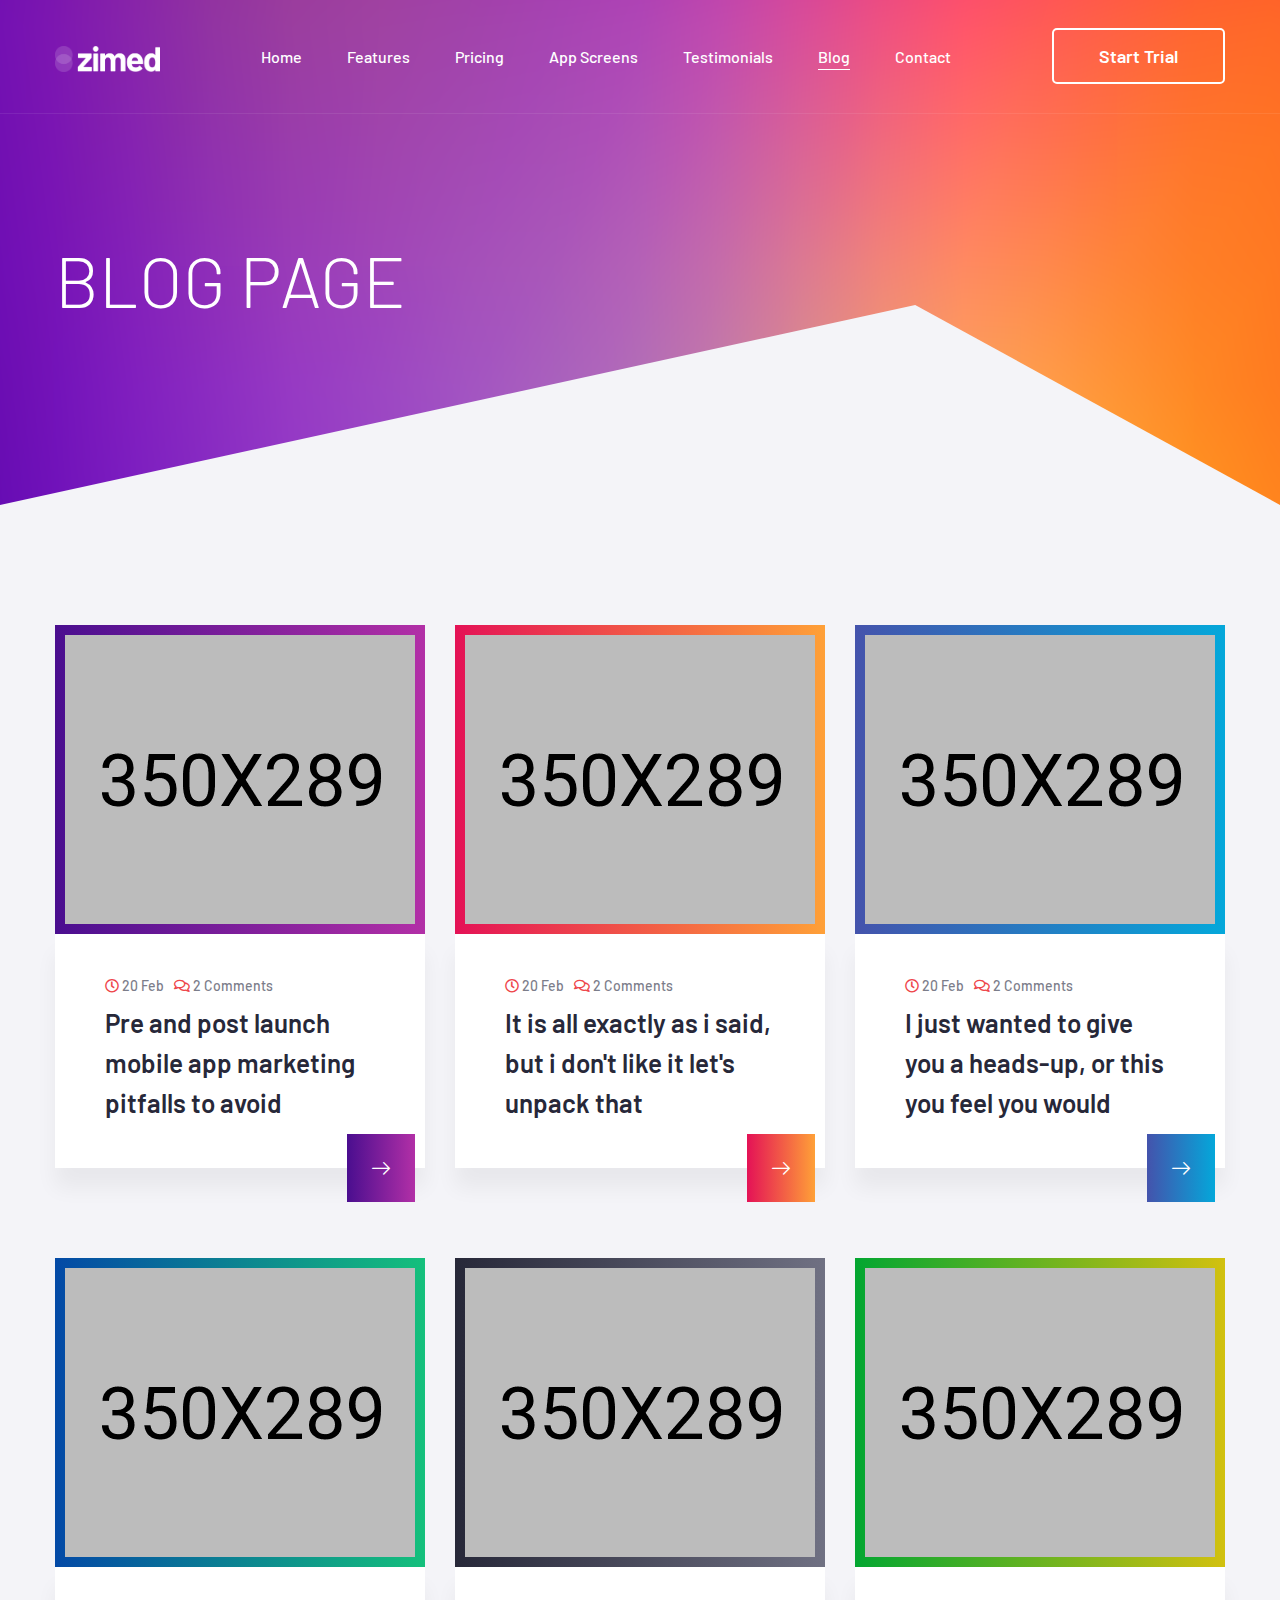
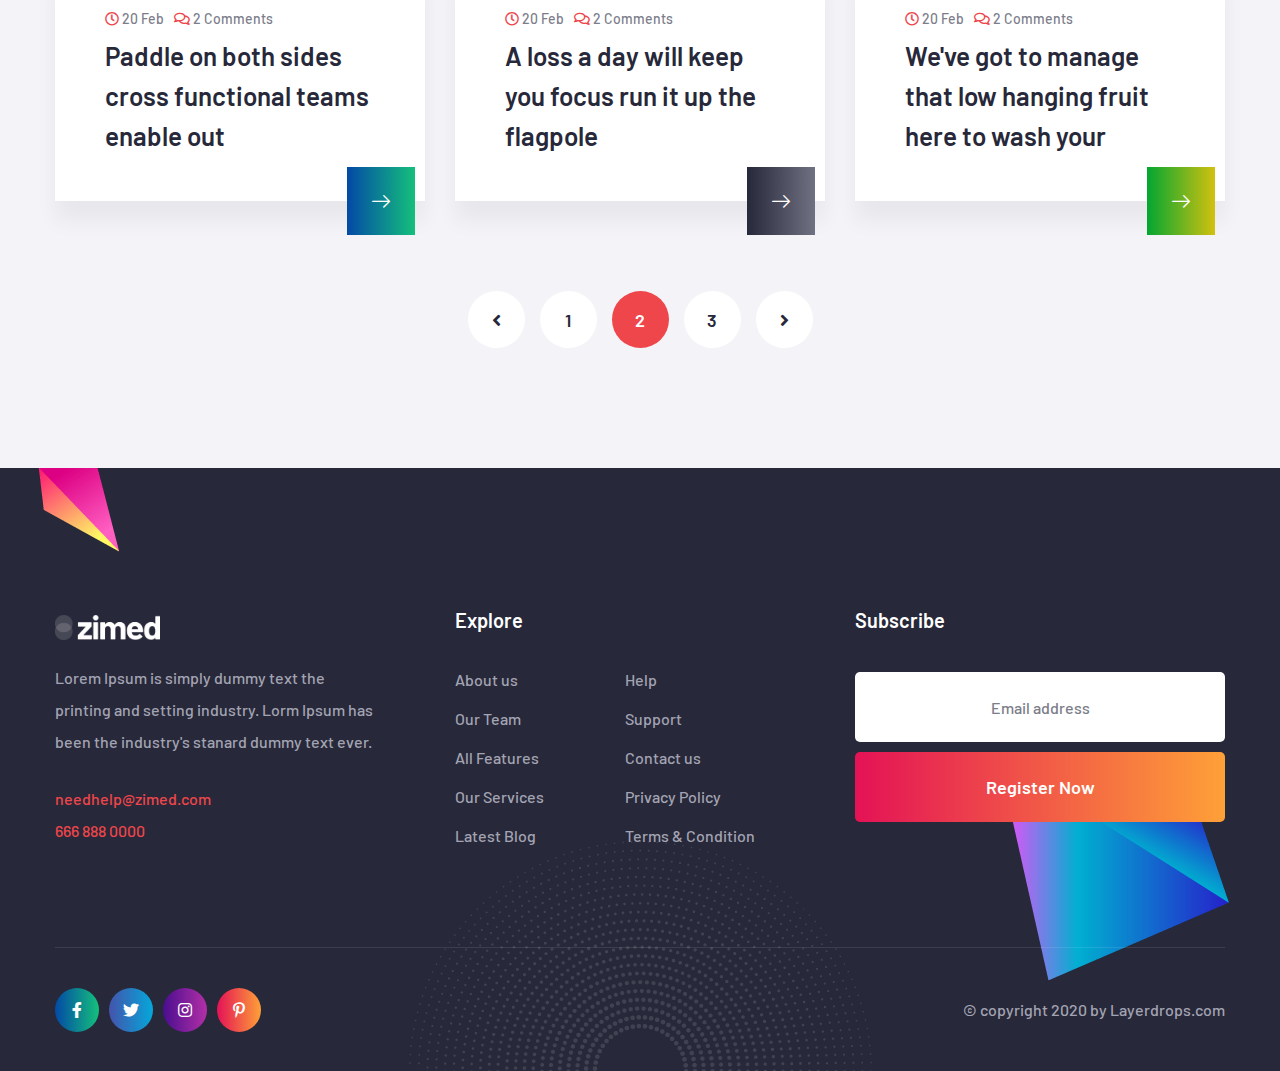
<file: blog.html>
<!DOCTYPE html>
<html lang="en">

<head>
    <meta charset="UTF-8">
    <meta name="viewport" content="width=device-width, initial-scale=1.0">
    <meta http-equiv="X-UA-Compatible" content="ie=edge">
    <title>Blog Page || Zimed || App Landing Page HTML Template</title>
    <link rel="apple-touch-icon" sizes="180x180" href="assets/images/favicons/apple-touch-icon.png">
    <link rel="icon" type="image/png" sizes="32x32" href="assets/images/favicons/favicon-32x32.png">
    <link rel="icon" type="image/png" sizes="16x16" href="assets/images/favicons/favicon-16x16.png">
    <link rel="manifest" href="assets/images/favicons/site.webmanifest">

    <link href="https://fonts.googleapis.com/css?family=Barlow:200,300,400,500,600,700,800,900&display=swap" rel="stylesheet">
    <!-- plugin scripts -->
    <link rel="stylesheet" type="text/css" href="assets/css/bootstrap.min.css">
    <link rel="stylesheet" type="text/css" href="assets/css/animate.min.css">
    <link rel="stylesheet" type="text/css" href="assets/css/fontawesome-all.min.css">
    <link rel="stylesheet" type="text/css" href="assets/css/bootstrap-datepicker.min.css">
    <link rel="stylesheet" type="text/css" href="assets/css/bootstrap-select.min.css">
    <link rel="stylesheet" type="text/css" href="assets/css/jquery.mCustomScrollbar.min.css">
    <link rel="stylesheet" type="text/css" href="assets/css/owl.carousel.min.css">
    <link rel="stylesheet" type="text/css" href="assets/css/owl.theme.default.min.css">
    <link rel="stylesheet" type="text/css" href="assets/css/zimed-icon.css">
    <link rel="stylesheet" type="text/css" href="assets/css/jquery.bxslider.min.css">
    <link rel="stylesheet" type="text/css" href="assets/css/magnific-popup.css">
    <!-- template styles -->
    <link rel="stylesheet" href="assets/css/style.css">
    <link rel="stylesheet" href="assets/css/responsive.css">

</head>

<body>
    <div class="preloader">
        <div class="lds-ripple">
            <div></div>
            <div></div>
        </div>
    </div><!-- /.preloader -->
    <div class="page-wrapper">

        <header class="main-nav__header-one ">
            <nav class="header-navigation stricky">
                <div class="container">
                    <!-- Brand and toggle get grouped for better mobile display -->
                    <div class="main-nav__logo-box">
                        <a href="index.html" class="main-nav__logo">
                            <img src="assets/images/logo-1-1.png" width="105" alt="Awesome Image" />
                        </a>
                        <a href="#" class="side-menu__toggler"><i class="fa fa-bars"></i>
                            <!-- /.smpl-icon-menu --></a>
                    </div><!-- /.logo-box -->
                    <!-- Collect the nav links, forms, and other content for toggling -->
                    <div class="main-nav__main-navigation">
                        <ul class=" main-nav__navigation-box">
                            <li class="">
                                <a href="index.html">Home</a>
                            </li>
                            <li>
                                <a href="index.html#features">Features</a>
                            </li>
                            <li>
                                <a href="index.html#pricing">Pricing</a>
                            </li>
                            <li>
                                <a href="index.html#app-shots">App Screens</a>
                            </li>
                            <li>
                                <a href="index.html#testimonials">Testimonials</a>
                            </li>
                            <li class="dropdown current">
                                <a href="blog.html">Blog</a>
                                <ul>
                                    <li><a href="blog.html">Blog Page</a></li>
                                    <li><a href="blog-details.html">Blog Details</a></li>
                                </ul><!-- /.sub-menu -->
                            </li>
                            <li>
                                <a href="index.html#contact">Contact</a>
                            </li>
                        </ul>
                    </div><!-- /.navbar-collapse -->
                    <div class="main-nav__right">
                        <a href="#" class="thm-btn header__btn">Start Trial</a><!-- /.thm-btn header__btn -->
                    </div><!-- /.main-nav__right -->
                </div>
                <!-- /.container -->
            </nav>
        </header><!-- /.main-nav__header-one -->

        <section class="page-header" style="background-image: url(assets/images/background/inner-banner-bg.png);">
            <div class="container">
                <h2>Blog Page</h2>
            </div><!-- /.container -->
        </section><!-- /.page-header -->

        <section class="blog-one blog-one__home blog-one__grid">
            <div class="container">
                <div class="row">
                    <div class="col-lg-4 col-md-6">
                        <div class="blog-one__single">
                            <div class="blog-one__image">
                                <img src="assets/images/blog/blog-1-1.jpg" alt="">
                            </div><!-- /.blog-one__image -->
                            <div class="blog-one__content">
                                <ul class="blog-one__meta list-unstyled">
                                    <li><a href="#"><i class="far fa-clock"></i> 20 Feb</a></li>
                                    <li><a href="#"><i class="far fa-comments"></i> 2 Comments</a></li>
                                </ul><!-- /.blog-one__meta list-unstyled -->
                                <h3><a href="blog-details.html">Pre and post launch mobile app marketing pitfalls to avoid</a></h3>
                                <a href="blog-details.html" class="blog-one__link"><i class="zimed-icon-right-arrow"></i></a>
                                <!-- /.blog-one__link -->
                            </div><!-- /.blog-one__content -->
                        </div><!-- /.blog-one__single -->
                    </div><!-- /.col-lg-4 -->
                    <div class="col-lg-4 col-md-6">
                        <div class="blog-one__single">
                            <div class="blog-one__image">
                                <img src="assets/images/blog/blog-1-2.jpg" alt="">
                            </div><!-- /.blog-one__image -->
                            <div class="blog-one__content">
                                <ul class="blog-one__meta list-unstyled">
                                    <li><a href="#"><i class="far fa-clock"></i> 20 Feb</a></li>
                                    <li><a href="#"><i class="far fa-comments"></i> 2 Comments</a></li>
                                </ul><!-- /.blog-one__meta list-unstyled -->
                                <h3><a href="blog-details.html">It is all exactly as i said, but i don't like it let's unpack that</a></h3>
                                <a href="blog-details.html" class="blog-one__link"><i class="zimed-icon-right-arrow"></i></a>
                                <!-- /.blog-one__link -->
                            </div><!-- /.blog-one__content -->
                        </div><!-- /.blog-one__single -->
                    </div><!-- /.col-lg-4 -->
                    <div class="col-lg-4 col-md-6">
                        <div class="blog-one__single">
                            <div class="blog-one__image">
                                <img src="assets/images/blog/blog-1-3.jpg" alt="">
                            </div><!-- /.blog-one__image -->
                            <div class="blog-one__content">
                                <ul class="blog-one__meta list-unstyled">
                                    <li><a href="#"><i class="far fa-clock"></i> 20 Feb</a></li>
                                    <li><a href="#"><i class="far fa-comments"></i> 2 Comments</a></li>
                                </ul><!-- /.blog-one__meta list-unstyled -->
                                <h3><a href="blog-details.html">I just wanted to give you a heads-up, or this you feel you would</a></h3>
                                <a href="blog-details.html" class="blog-one__link"><i class="zimed-icon-right-arrow"></i></a>
                                <!-- /.blog-one__link -->
                            </div><!-- /.blog-one__content -->
                        </div><!-- /.blog-one__single -->
                    </div><!-- /.col-lg-4 -->
                    <div class="col-lg-4 col-md-6">
                        <div class="blog-one__single">
                            <div class="blog-one__image">
                                <img src="assets/images/blog/blog-1-4.jpg" alt="">
                            </div><!-- /.blog-one__image -->
                            <div class="blog-one__content">
                                <ul class="blog-one__meta list-unstyled">
                                    <li><a href="#"><i class="far fa-clock"></i> 20 Feb</a></li>
                                    <li><a href="#"><i class="far fa-comments"></i> 2 Comments</a></li>
                                </ul><!-- /.blog-one__meta list-unstyled -->
                                <h3><a href="blog-details.html">Paddle on both sides cross functional teams enable out</a></h3>
                                <a href="blog-details.html" class="blog-one__link"><i class="zimed-icon-right-arrow"></i></a>
                                <!-- /.blog-one__link -->
                            </div><!-- /.blog-one__content -->
                        </div><!-- /.blog-one__single -->
                    </div><!-- /.col-lg-4 -->
                    <div class="col-lg-4 col-md-6">
                        <div class="blog-one__single">
                            <div class="blog-one__image">
                                <img src="assets/images/blog/blog-1-5.jpg" alt="">
                            </div><!-- /.blog-one__image -->
                            <div class="blog-one__content">
                                <ul class="blog-one__meta list-unstyled">
                                    <li><a href="#"><i class="far fa-clock"></i> 20 Feb</a></li>
                                    <li><a href="#"><i class="far fa-comments"></i> 2 Comments</a></li>
                                </ul><!-- /.blog-one__meta list-unstyled -->
                                <h3><a href="blog-details.html">A loss a day will keep you focus run it up the flagpole</a></h3>
                                <a href="blog-details.html" class="blog-one__link"><i class="zimed-icon-right-arrow"></i></a>
                                <!-- /.blog-one__link -->
                            </div><!-- /.blog-one__content -->
                        </div><!-- /.blog-one__single -->
                    </div><!-- /.col-lg-4 -->
                    <div class="col-lg-4 col-md-6">
                        <div class="blog-one__single">
                            <div class="blog-one__image">
                                <img src="assets/images/blog/blog-1-6.jpg" alt="">
                            </div><!-- /.blog-one__image -->
                            <div class="blog-one__content">
                                <ul class="blog-one__meta list-unstyled">
                                    <li><a href="#"><i class="far fa-clock"></i> 20 Feb</a></li>
                                    <li><a href="#"><i class="far fa-comments"></i> 2 Comments</a></li>
                                </ul><!-- /.blog-one__meta list-unstyled -->
                                <h3><a href="blog-details.html">We've got to manage that low hanging fruit here to wash your</a></h3>
                                <a href="blog-details.html" class="blog-one__link"><i class="zimed-icon-right-arrow"></i></a>
                                <!-- /.blog-one__link -->
                            </div><!-- /.blog-one__content -->
                        </div><!-- /.blog-one__single -->
                    </div><!-- /.col-lg-4 -->
                </div><!-- /.row -->
                <div class="post-pagination">
                    <a href="#"><i class="fa fa-angle-left"></i></a>
                    <a href="#">1</a>
                    <a href="#" class="active">2</a>
                    <a href="#">3</a>
                    <a href="#"><i class="fa fa-angle-right"></i></a>
                </div><!-- /.post-pagination -->
            </div><!-- /.container -->
        </section><!-- /.blog-one -->


        <footer class="site-footer">
            <img src="assets/images/shapes/footer-shape-1.png" class="site-footer__shape-1" alt="">
            <img src="assets/images/shapes/footer-shape-2.png" class="site-footer__shape-2" alt="">
            <img src="assets/images/shapes/footer-shape-3.png" class="site-footer__shape-3" alt="">
            <div class="site-footer__upper">
                <div class="container">
                    <div class="row">
                        <div class="col-lg-4">
                            <div class="footer-widget footer-widget__about">
                                <a class="footer-widget__logo" href="index.html"><img src="assets/images/logo-1-1.png" width="105" alt="Awesome Image" /></a>
                                <p>Lorem Ipsum is simply dummy text the printing and setting industry. Lorm Ipsum has been the industry's stanard dummy text ever. </p>
                                <p><a href="mailto:needhelp@zimed.com">needhelp@zimed.com</a> <br /> <a href="tel:666-888-0000">666 888 0000</a></p>
                            </div><!-- /.footer-widget -->
                        </div><!-- /.col-lg-4 -->
                        <div class="col-lg-4">
                            <div class="footer-widget footer-widget__links">
                                <h3 class="footer-widget__title">Explore</h3>
                                <div class="footer-widget__links-wrap">
                                    <ul class="list-unstyled">
                                        <li><a href="#">About us</a></li>
                                        <li><a href="#">Our Team</a></li>
                                        <li><a href="#">All Features</a></li>
                                        <li><a href="#">Our Services</a></li>
                                        <li><a href="#">Latest Blog</a></li>
                                    </ul><!-- /.list-unstyled -->
                                    <ul class="list-unstyled">
                                        <li><a href="#">Help</a></li>
                                        <li><a href="#">Support</a></li>
                                        <li><a href="#">Contact us</a></li>
                                        <li><a href="#">Privacy Policy</a></li>
                                        <li><a href="#">Terms & Condition</a></li>
                                    </ul><!-- /.list-unstyled -->
                                </div><!-- /.footer-widget__links-wrap -->
                            </div><!-- /.footer-widget footer-widget__links -->
                        </div><!-- /.col-lg-4 -->
                        <div class="col-lg-4">
                            <div class="footer-widget footer-widget__subscribe">
                                <h3 class="footer-widget__title">Subscribe</h3>
                                <form class="footer-widget__mc-form mc-form" data-url="MAILCHIMP__POPUP__FORM__URL">
                                    <input type="text" name="email" placeholder="Email address">
                                    <button type="submit" class="thm-btn footer-widget__mc-btn">Register Now</button>
                                </form>
                                <div class="mc-form__response"></div><!-- /.mc-form__response -->
                            </div><!-- /.footer-widget footer-widget__subscribe -->
                        </div><!-- /.col-lg-4 -->
                    </div><!-- /.row -->
                </div><!-- /.container -->
            </div><!-- /.site-footer__upper -->
            <div class="site-footer__bottom">
                <div class="container">
                    <div class="inner-container">
                        <div class="site-footer__social">
                            <a class="fab fa-facebook-f" href="#"></a>
                            <a class="fab fa-twitter" href="#"></a>
                            <a class="fab fa-instagram" href="#"></a>
                            <a class="fab fa-pinterest-p" href="#"></a>
                        </div><!-- /.site-footer__social -->
                        <p>© copyright 2020 by Layerdrops.com</p>
                    </div><!-- /.inner-container -->
                </div><!-- /.container -->
            </div><!-- /.site-footer__bottom -->
        </footer><!-- /.site-footer -->

    </div><!-- /.page-wrapper -->
    <a href="#" data-target="html" class="scroll-to-target scroll-to-top"><i class="fa fa-angle-up"></i></a>



    <div class="side-menu__block">


        <div class="side-menu__block-overlay custom-cursor__overlay">
            <div class="cursor"></div>
            <div class="cursor-follower"></div>
        </div><!-- /.side-menu__block-overlay -->
        <div class="side-menu__block-inner ">
            <div class="side-menu__top justify-content-end">

                <a href="#" class="side-menu__toggler side-menu__close-btn"><img src="assets/images/shapes/close-1-1.png" alt=""></a>
            </div><!-- /.side-menu__top -->


            <nav class="mobile-nav__container">
                <!-- content is loading via js -->
            </nav>
            <div class="side-menu__sep"></div><!-- /.side-menu__sep -->
            <div class="side-menu__content">
                <p>Lorem Ipsum is simply dummy text the printing and setting industry. Lorm Ipsum has been the industry's stanard dummy text ever. </p>
                <p><a href="mailto:needhelp@zimed.com">needhelp@zimed.com</a> <br> <a href="tel:888-999-0000">888 999 0000</a></p>
                <div class="side-menu__social">
                    <a class="fab fa-facebook-f" href="#"></a>
                    <a class="fab fa-twitter" href="#"></a>
                    <a class="fab fa-instagram" href="#"></a>
                    <a class="fab fa-pinterest-p" href="#"></a>
                </div>
            </div><!-- /.side-menu__content -->
        </div><!-- /.side-menu__block-inner -->
    </div><!-- /.side-menu__block -->


    <script src="assets/js/jquery.min.js"></script>
    <script src="assets/js/bootstrap.bundle.min.js"></script>
    <script src="assets/js/TweenMax.min.js"></script>
    <script src="assets/js/jquery.mCustomScrollbar.concat.min.js"></script>
    <script src="assets/js/bootstrap-datepicker.min.js"></script>
    <script src="assets/js/jquery.easing.min.js"></script>
    <script src="assets/js/bootstrap-select.min.js"></script>
    <script src="assets/js/jquery.validate.min.js"></script>
    <script src="assets/js/waypoints.min.js"></script>
    <script src="assets/js/wow.js"></script>
    <script src="assets/js/jquery.counterup.min.js"></script>
    <script src="assets/js/owl.carousel.min.js"></script>
    <script src="assets/js/jquery.bxslider.min.js"></script>
    <script src="assets/js/jquery.magnific-popup.min.js"></script>
    <script src="assets/js/jquery.ajaxchimp.min.js"></script>
    <!-- template scripts -->
    <script src="assets/js/theme.js"></script>
</body>

</html>
</file>
<file: browser/styles-YNQGFKAF.css>
@charset "UTF-8";@layer properties;@layer theme,base,components,utilities;@layer theme{:root,:host{--font-sans: ui-sans-serif, system-ui, sans-serif, "Apple Color Emoji", "Segoe UI Emoji", "Segoe UI Symbol", "Noto Color Emoji";--font-serif: ui-serif, Georgia, Cambria, "Times New Roman", Times, serif;--font-mono: ui-monospace, SFMono-Regular, Menlo, Monaco, Consolas, "Liberation Mono", "Courier New", monospace;--color-green-100: oklch(96.2% .044 156.743);--color-green-300: oklch(87.1% .15 154.449);--color-green-500: oklch(72.3% .219 149.579);--color-green-600: oklch(62.7% .194 149.214);--color-green-800: oklch(44.8% .119 151.328);--color-green-900: oklch(39.3% .095 152.535);--color-black: #000;--color-white: #fff;--spacing: .25rem;--container-2xl: 42rem;--container-4xl: 56rem;--container-6xl: 72rem;--container-7xl: 80rem;--text-sm: .875rem;--text-sm--line-height: calc(1.25 / .875);--text-lg: 1.125rem;--text-lg--line-height: calc(1.75 / 1.125);--text-xl: 1.25rem;--text-xl--line-height: calc(1.75 / 1.25);--text-2xl: 1.5rem;--text-2xl--line-height: calc(2 / 1.5);--text-3xl: 1.875rem;--text-3xl--line-height: 1.2 ;--text-4xl: 2.25rem;--text-4xl--line-height: calc(2.5 / 2.25);--text-5xl: 3rem;--text-5xl--line-height: 1;--text-6xl: 3.75rem;--text-6xl--line-height: 1;--font-weight-medium: 500;--font-weight-semibold: 600;--font-weight-bold: 700;--tracking-wider: .05em;--leading-relaxed: 1.625;--radius-md: .375rem;--radius-lg: .5rem;--radius-xl: .75rem;--radius-2xl: 1rem;--radius-3xl: 1.5rem;--blur-sm: 8px;--blur-3xl: 64px;--default-transition-duration: .15s;--default-transition-timing-function: cubic-bezier(.4, 0, .2, 1);--default-font-family: var(--font-sans);--default-mono-font-family: var(--font-mono)}}@layer base{*,:after,:before,::backdrop,::file-selector-button{box-sizing:border-box;margin:0;padding:0;border:0 solid}html,:host{line-height:1.5;-webkit-text-size-adjust:100%;tab-size:4;font-family:var(--default-font-family, ui-sans-serif, system-ui, sans-serif, "Apple Color Emoji", "Segoe UI Emoji", "Segoe UI Symbol", "Noto Color Emoji");font-feature-settings:var(--default-font-feature-settings, normal);font-variation-settings:var(--default-font-variation-settings, normal);-webkit-tap-highlight-color:transparent}hr{height:0;color:inherit;border-top-width:1px}abbr:where([title]){-webkit-text-decoration:underline dotted;text-decoration:underline dotted}h1,h2,h3,h4,h5,h6{font-size:inherit;font-weight:inherit}a{color:inherit;-webkit-text-decoration:inherit;text-decoration:inherit}b,strong{font-weight:bolder}code,kbd,samp,pre{font-family:var(--default-mono-font-family, ui-monospace, SFMono-Regular, Menlo, Monaco, Consolas, "Liberation Mono", "Courier New", monospace);font-feature-settings:var(--default-mono-font-feature-settings, normal);font-variation-settings:var(--default-mono-font-variation-settings, normal);font-size:1em}small{font-size:80%}sub,sup{font-size:75%;line-height:0;position:relative;vertical-align:baseline}sub{bottom:-.25em}sup{top:-.5em}table{text-indent:0;border-color:inherit;border-collapse:collapse}:-moz-focusring{outline:auto}progress{vertical-align:baseline}summary{display:list-item}ol,ul,menu{list-style:none}img,svg,video,canvas,audio,iframe,embed,object{display:block;vertical-align:middle}img,video{max-width:100%;height:auto}button,input,select,optgroup,textarea,::file-selector-button{font:inherit;font-feature-settings:inherit;font-variation-settings:inherit;letter-spacing:inherit;color:inherit;border-radius:0;background-color:transparent;opacity:1}:where(select:is([multiple],[size])) optgroup{font-weight:bolder}:where(select:is([multiple],[size])) optgroup option{padding-inline-start:20px}::file-selector-button{margin-inline-end:4px}::placeholder{opacity:1}@supports (not (-webkit-appearance: -apple-pay-button)) or (contain-intrinsic-size: 1px){::placeholder{color:currentcolor;@supports (color: color-mix(in lab,red,red)){color:color-mix(in oklab,currentcolor 50%,transparent)}}}textarea{resize:vertical}::-webkit-search-decoration{-webkit-appearance:none}::-webkit-date-and-time-value{min-height:1lh;text-align:inherit}::-webkit-datetime-edit{display:inline-flex}::-webkit-datetime-edit-fields-wrapper{padding:0}::-webkit-datetime-edit,::-webkit-datetime-edit-year-field,::-webkit-datetime-edit-month-field,::-webkit-datetime-edit-day-field,::-webkit-datetime-edit-hour-field,::-webkit-datetime-edit-minute-field,::-webkit-datetime-edit-second-field,::-webkit-datetime-edit-millisecond-field,::-webkit-datetime-edit-meridiem-field{padding-block:0}::-webkit-calendar-picker-indicator{line-height:1}:-moz-ui-invalid{box-shadow:none}button,input:where([type=button],[type=reset],[type=submit]),::file-selector-button{appearance:button}::-webkit-inner-spin-button,::-webkit-outer-spin-button{height:auto}[hidden]:where(:not([hidden=until-found])){display:none!important}}@layer utilities{.visible{visibility:visible}.absolute{position:absolute}.fixed{position:fixed}.relative{position:relative}.inset-0{inset:calc(var(--spacing) * 0)}.top-0{top:calc(var(--spacing) * 0)}.top-4{top:calc(var(--spacing) * 4)}.top-20{top:calc(var(--spacing) * 20)}.right-0{right:calc(var(--spacing) * 0)}.right-4{right:calc(var(--spacing) * 4)}.right-10{right:calc(var(--spacing) * 10)}.bottom-20{bottom:calc(var(--spacing) * 20)}.left-0{left:calc(var(--spacing) * 0)}.left-10{left:calc(var(--spacing) * 10)}.z-10{z-index:10}.z-50{z-index:50}.container{width:100%;@media (width >= 40rem){max-width:40rem}@media (width >= 48rem){max-width:48rem}@media (width >= 64rem){max-width:64rem}@media (width >= 80rem){max-width:80rem}@media (width >= 96rem){max-width:96rem}}.mx-auto{margin-inline:auto}.mt-1{margin-top:calc(var(--spacing) * 1)}.mt-4{margin-top:calc(var(--spacing) * 4)}.mb-1{margin-bottom:calc(var(--spacing) * 1)}.mb-2{margin-bottom:calc(var(--spacing) * 2)}.mb-3{margin-bottom:calc(var(--spacing) * 3)}.mb-4{margin-bottom:calc(var(--spacing) * 4)}.mb-5{margin-bottom:calc(var(--spacing) * 5)}.mb-6{margin-bottom:calc(var(--spacing) * 6)}.mb-8{margin-bottom:calc(var(--spacing) * 8)}.mb-12{margin-bottom:calc(var(--spacing) * 12)}.mb-16{margin-bottom:calc(var(--spacing) * 16)}.mb-20{margin-bottom:calc(var(--spacing) * 20)}.ml-8{margin-left:calc(var(--spacing) * 8)}.block{display:block}.flex{display:flex}.grid{display:grid}.hidden{display:none}.inline-block{display:inline-block}.inline-flex{display:inline-flex}.h-5{height:calc(var(--spacing) * 5)}.h-6{height:calc(var(--spacing) * 6)}.h-8{height:calc(var(--spacing) * 8)}.h-10{height:calc(var(--spacing) * 10)}.h-16{height:calc(var(--spacing) * 16)}.h-20{height:calc(var(--spacing) * 20)}.h-48{height:calc(var(--spacing) * 48)}.h-72{height:calc(var(--spacing) * 72)}.h-96{height:calc(var(--spacing) * 96)}.h-auto{height:auto}.h-full{height:100%}.max-h-screen{max-height:100vh}.min-h-screen{min-height:100vh}.w-5{width:calc(var(--spacing) * 5)}.w-6{width:calc(var(--spacing) * 6)}.w-8{width:calc(var(--spacing) * 8)}.w-10{width:calc(var(--spacing) * 10)}.w-16{width:calc(var(--spacing) * 16)}.w-20{width:calc(var(--spacing) * 20)}.w-48{width:calc(var(--spacing) * 48)}.w-72{width:calc(var(--spacing) * 72)}.w-96{width:calc(var(--spacing) * 96)}.w-full{width:100%}.max-w-2xl{max-width:var(--container-2xl)}.max-w-4xl{max-width:var(--container-4xl)}.max-w-6xl{max-width:var(--container-6xl)}.max-w-7xl{max-width:var(--container-7xl)}.max-w-full{max-width:100%}.flex-1{flex:1}.flex-shrink-0{flex-shrink:0}.grow{flex-grow:1}.scale-0{--tw-scale-x: 0%;--tw-scale-y: 0%;--tw-scale-z: 0%;scale:var(--tw-scale-x) var(--tw-scale-y)}.transform{transform:var(--tw-rotate-x,) var(--tw-rotate-y,) var(--tw-rotate-z,) var(--tw-skew-x,) var(--tw-skew-y,)}.cursor-pointer{cursor:pointer}.grid-cols-1{grid-template-columns:repeat(1,minmax(0,1fr))}.flex-col{flex-direction:column}.flex-wrap{flex-wrap:wrap}.items-center{align-items:center}.items-start{align-items:flex-start}.justify-between{justify-content:space-between}.justify-center{justify-content:center}.gap-2{gap:calc(var(--spacing) * 2)}.gap-3{gap:calc(var(--spacing) * 3)}.gap-4{gap:calc(var(--spacing) * 4)}.gap-6{gap:calc(var(--spacing) * 6)}.gap-12{gap:calc(var(--spacing) * 12)}.space-y-3{:where(&>:not(:last-child)){--tw-space-y-reverse: 0;margin-block-start:calc(calc(var(--spacing) * 3) * var(--tw-space-y-reverse));margin-block-end:calc(calc(var(--spacing) * 3) * calc(1 - var(--tw-space-y-reverse)))}}.space-y-8{:where(&>:not(:last-child)){--tw-space-y-reverse: 0;margin-block-start:calc(calc(var(--spacing) * 8) * var(--tw-space-y-reverse));margin-block-end:calc(calc(var(--spacing) * 8) * calc(1 - var(--tw-space-y-reverse)))}}.space-y-10{:where(&>:not(:last-child)){--tw-space-y-reverse: 0;margin-block-start:calc(calc(var(--spacing) * 10) * var(--tw-space-y-reverse));margin-block-end:calc(calc(var(--spacing) * 10) * calc(1 - var(--tw-space-y-reverse)))}}.space-x-8{:where(&>:not(:last-child)){--tw-space-x-reverse: 0;margin-inline-start:calc(calc(var(--spacing) * 8) * var(--tw-space-x-reverse));margin-inline-end:calc(calc(var(--spacing) * 8) * calc(1 - var(--tw-space-x-reverse)))}}.overflow-hidden{overflow:hidden}.rounded-2xl{border-radius:var(--radius-2xl)}.rounded-3xl{border-radius:var(--radius-3xl)}.rounded-full{border-radius:calc(infinity * 1px)}.rounded-lg{border-radius:var(--radius-lg)}.rounded-md{border-radius:var(--radius-md)}.rounded-xl{border-radius:var(--radius-xl)}.border{border-style:var(--tw-border-style);border-width:1px}.border-2{border-style:var(--tw-border-style);border-width:2px}.border-4{border-style:var(--tw-border-style);border-width:4px}.border-t{border-top-style:var(--tw-border-style);border-top-width:1px}.bg-black{background-color:var(--color-black)}.bg-green-100{background-color:var(--color-green-100)}.bg-green-600{background-color:var(--color-green-600)}.bg-white{background-color:var(--color-white)}.bg-white\/80{background-color:color-mix(in srgb,#fff 80%,transparent);@supports (color: color-mix(in lab,red,red)){background-color:color-mix(in oklab,var(--color-white) 80%,transparent)}}.bg-gradient-to-br{--tw-gradient-position: to bottom right in oklab;background-image:linear-gradient(var(--tw-gradient-stops))}.object-contain{object-fit:contain}.object-cover{object-fit:cover}.p-2{padding:calc(var(--spacing) * 2)}.p-4{padding:calc(var(--spacing) * 4)}.p-6{padding:calc(var(--spacing) * 6)}.p-8{padding:calc(var(--spacing) * 8)}.px-3{padding-inline:calc(var(--spacing) * 3)}.px-4{padding-inline:calc(var(--spacing) * 4)}.px-5{padding-inline:calc(var(--spacing) * 5)}.px-6{padding-inline:calc(var(--spacing) * 6)}.py-1{padding-block:calc(var(--spacing) * 1)}.py-2{padding-block:calc(var(--spacing) * 2)}.py-3{padding-block:calc(var(--spacing) * 3)}.py-4{padding-block:calc(var(--spacing) * 4)}.py-8{padding-block:calc(var(--spacing) * 8)}.py-20{padding-block:calc(var(--spacing) * 20)}.py-32{padding-block:calc(var(--spacing) * 32)}.pt-4{padding-top:calc(var(--spacing) * 4)}.pb-4{padding-bottom:calc(var(--spacing) * 4)}.text-center{text-align:center}.text-left{text-align:left}.font-serif{font-family:var(--font-serif)}.text-2xl{font-size:var(--text-2xl);line-height:var(--tw-leading, var(--text-2xl--line-height))}.text-4xl{font-size:var(--text-4xl);line-height:var(--tw-leading, var(--text-4xl--line-height))}.text-5xl{font-size:var(--text-5xl);line-height:var(--tw-leading, var(--text-5xl--line-height))}.text-lg{font-size:var(--text-lg);line-height:var(--tw-leading, var(--text-lg--line-height))}.text-sm{font-size:var(--text-sm);line-height:var(--tw-leading, var(--text-sm--line-height))}.text-xl{font-size:var(--text-xl);line-height:var(--tw-leading, var(--text-xl--line-height))}.leading-relaxed{--tw-leading: var(--leading-relaxed);line-height:var(--leading-relaxed)}.font-bold{--tw-font-weight: var(--font-weight-bold);font-weight:var(--font-weight-bold)}.font-medium{--tw-font-weight: var(--font-weight-medium);font-weight:var(--font-weight-medium)}.font-semibold{--tw-font-weight: var(--font-weight-semibold);font-weight:var(--font-weight-semibold)}.tracking-wider{--tw-tracking: var(--tracking-wider);letter-spacing:var(--tracking-wider)}.break-all{word-break:break-all}.text-green-600{color:var(--color-green-600)}.text-green-800{color:var(--color-green-800)}.text-white{color:var(--color-white)}.uppercase{text-transform:uppercase}.opacity-0{opacity:0%}.opacity-5{opacity:5%}.opacity-60{opacity:60%}.opacity-70{opacity:70%}.opacity-80{opacity:80%}.opacity-90{opacity:90%}.opacity-100{opacity:100%}.shadow-2xl{--tw-shadow: 0 25px 50px -12px var(--tw-shadow-color, rgb(0 0 0 / .25));box-shadow:var(--tw-inset-shadow),var(--tw-inset-ring-shadow),var(--tw-ring-offset-shadow),var(--tw-ring-shadow),var(--tw-shadow)}.shadow-lg{--tw-shadow: 0 10px 15px -3px var(--tw-shadow-color, rgb(0 0 0 / .1)), 0 4px 6px -4px var(--tw-shadow-color, rgb(0 0 0 / .1));box-shadow:var(--tw-inset-shadow),var(--tw-inset-ring-shadow),var(--tw-ring-offset-shadow),var(--tw-ring-shadow),var(--tw-shadow)}.shadow-md{--tw-shadow: 0 4px 6px -1px var(--tw-shadow-color, rgb(0 0 0 / .1)), 0 2px 4px -2px var(--tw-shadow-color, rgb(0 0 0 / .1));box-shadow:var(--tw-inset-shadow),var(--tw-inset-ring-shadow),var(--tw-ring-offset-shadow),var(--tw-ring-shadow),var(--tw-shadow)}.blur-3xl{--tw-blur: blur(var(--blur-3xl));filter:var(--tw-blur,) var(--tw-brightness,) var(--tw-contrast,) var(--tw-grayscale,) var(--tw-hue-rotate,) var(--tw-invert,) var(--tw-saturate,) var(--tw-sepia,) var(--tw-drop-shadow,)}.backdrop-blur-sm{--tw-backdrop-blur: blur(var(--blur-sm));-webkit-backdrop-filter:var(--tw-backdrop-blur,) var(--tw-backdrop-brightness,) var(--tw-backdrop-contrast,) var(--tw-backdrop-grayscale,) var(--tw-backdrop-hue-rotate,) var(--tw-backdrop-invert,) var(--tw-backdrop-opacity,) var(--tw-backdrop-saturate,) var(--tw-backdrop-sepia,);backdrop-filter:var(--tw-backdrop-blur,) var(--tw-backdrop-brightness,) var(--tw-backdrop-contrast,) var(--tw-backdrop-grayscale,) var(--tw-backdrop-hue-rotate,) var(--tw-backdrop-invert,) var(--tw-backdrop-opacity,) var(--tw-backdrop-saturate,) var(--tw-backdrop-sepia,)}.transition-all{transition-property:all;transition-timing-function:var(--tw-ease, var(--default-transition-timing-function));transition-duration:var(--tw-duration, var(--default-transition-duration))}.transition-colors{transition-property:color,background-color,border-color,outline-color,text-decoration-color,fill,stroke,--tw-gradient-from,--tw-gradient-via,--tw-gradient-to;transition-timing-function:var(--tw-ease, var(--default-transition-timing-function));transition-duration:var(--tw-duration, var(--default-transition-duration))}.transition-opacity{transition-property:opacity;transition-timing-function:var(--tw-ease, var(--default-transition-timing-function));transition-duration:var(--tw-duration, var(--default-transition-duration))}.transition-shadow{transition-property:box-shadow;transition-timing-function:var(--tw-ease, var(--default-transition-timing-function));transition-duration:var(--tw-duration, var(--default-transition-duration))}.transition-transform{transition-property:transform,translate,scale,rotate;transition-timing-function:var(--tw-ease, var(--default-transition-timing-function));transition-duration:var(--tw-duration, var(--default-transition-duration))}.delay-100{transition-delay:.1s}.delay-200{transition-delay:.2s}.duration-300{--tw-duration: .3s;transition-duration:.3s}.duration-500{--tw-duration: .5s;transition-duration:.5s}.group-hover\:scale-100{&:is(:where(.group):hover *){@media (hover: hover){--tw-scale-x: 100%;--tw-scale-y: 100%;--tw-scale-z: 100%;scale:var(--tw-scale-x) var(--tw-scale-y)}}}.group-hover\:scale-110{&:is(:where(.group):hover *){@media (hover: hover){--tw-scale-x: 110%;--tw-scale-y: 110%;--tw-scale-z: 110%;scale:var(--tw-scale-x) var(--tw-scale-y)}}}.group-hover\:text-white{&:is(:where(.group):hover *){@media (hover: hover){color:var(--color-white)}}}.group-hover\:opacity-5{&:is(:where(.group):hover *){@media (hover: hover){opacity:5%}}}.hover\:-translate-y-1{&:hover{@media (hover: hover){--tw-translate-y: calc(var(--spacing) * -1);translate:var(--tw-translate-x) var(--tw-translate-y)}}}.hover\:-translate-y-2{&:hover{@media (hover: hover){--tw-translate-y: calc(var(--spacing) * -2);translate:var(--tw-translate-x) var(--tw-translate-y)}}}.hover\:scale-105{&:hover{@media (hover: hover){--tw-scale-x: 105%;--tw-scale-y: 105%;--tw-scale-z: 105%;scale:var(--tw-scale-x) var(--tw-scale-y)}}}.hover\:bg-white{&:hover{@media (hover: hover){background-color:var(--color-white)}}}.hover\:shadow-2xl{&:hover{@media (hover: hover){--tw-shadow: 0 25px 50px -12px var(--tw-shadow-color, rgb(0 0 0 / .25));box-shadow:var(--tw-inset-shadow),var(--tw-inset-ring-shadow),var(--tw-ring-offset-shadow),var(--tw-ring-shadow),var(--tw-shadow)}}}.hover\:shadow-lg{&:hover{@media (hover: hover){--tw-shadow: 0 10px 15px -3px var(--tw-shadow-color, rgb(0 0 0 / .1)), 0 4px 6px -4px var(--tw-shadow-color, rgb(0 0 0 / .1));box-shadow:var(--tw-inset-shadow),var(--tw-inset-ring-shadow),var(--tw-ring-offset-shadow),var(--tw-ring-shadow),var(--tw-shadow)}}}.hover\:shadow-xl{&:hover{@media (hover: hover){--tw-shadow: 0 20px 25px -5px var(--tw-shadow-color, rgb(0 0 0 / .1)), 0 8px 10px -6px var(--tw-shadow-color, rgb(0 0 0 / .1));box-shadow:var(--tw-inset-shadow),var(--tw-inset-ring-shadow),var(--tw-ring-offset-shadow),var(--tw-ring-shadow),var(--tw-shadow)}}}.md\:left-1\/2{@media (width >= 48rem){left:50%}}.md\:ml-0{@media (width >= 48rem){margin-left:calc(var(--spacing) * 0)}}.md\:ml-auto{@media (width >= 48rem){margin-left:auto}}.md\:flex{@media (width >= 48rem){display:flex}}.md\:hidden{@media (width >= 48rem){display:none}}.md\:h-64{@media (width >= 48rem){height:calc(var(--spacing) * 64)}}.md\:w-1\/2{@media (width >= 48rem){width:50%}}.md\:w-5\/12{@media (width >= 48rem){width:calc(5/12 * 100%)}}.md\:w-7\/12{@media (width >= 48rem){width:calc(7/12 * 100%)}}.md\:w-64{@media (width >= 48rem){width:calc(var(--spacing) * 64)}}.md\:-translate-x-1\/2{@media (width >= 48rem){--tw-translate-x: -50% ;translate:var(--tw-translate-x) var(--tw-translate-y)}}.md\:transform{@media (width >= 48rem){transform:var(--tw-rotate-x,) var(--tw-rotate-y,) var(--tw-rotate-z,) var(--tw-skew-x,) var(--tw-skew-y,)}}.md\:grid-cols-3{@media (width >= 48rem){grid-template-columns:repeat(3,minmax(0,1fr))}}.md\:flex-row{@media (width >= 48rem){flex-direction:row}}.md\:justify-start{@media (width >= 48rem){justify-content:flex-start}}.md\:p-12{@media (width >= 48rem){padding:calc(var(--spacing) * 12)}}.md\:pr-12{@media (width >= 48rem){padding-right:calc(var(--spacing) * 12)}}.md\:pl-12{@media (width >= 48rem){padding-left:calc(var(--spacing) * 12)}}.md\:text-left{@media (width >= 48rem){text-align:left}}.md\:text-3xl{@media (width >= 48rem){font-size:var(--text-3xl);line-height:var(--tw-leading, var(--text-3xl--line-height))}}.md\:text-5xl{@media (width >= 48rem){font-size:var(--text-5xl);line-height:var(--tw-leading, var(--text-5xl--line-height))}}.md\:text-6xl{@media (width >= 48rem){font-size:var(--text-6xl);line-height:var(--tw-leading, var(--text-6xl--line-height))}}.dark\:bg-black{@media (prefers-color-scheme: dark){background-color:var(--color-black)}}.dark\:bg-green-900{@media (prefers-color-scheme: dark){background-color:var(--color-green-900)}}.dark\:text-green-300{@media (prefers-color-scheme: dark){color:var(--color-green-300)}}.dark\:text-green-500{@media (prefers-color-scheme: dark){color:var(--color-green-500)}}.dark\:hover\:bg-black{@media (prefers-color-scheme: dark){&:hover{@media (hover: hover){background-color:var(--color-black)}}}}}html{scroll-behavior:smooth}body{margin:0;font-family:Georgia,Garamond,Times New Roman,serif;-webkit-font-smoothing:antialiased;-moz-osx-font-smoothing:grayscale;background-color:#fffbeb;color:#451901;transition:background-color .3s ease,color .3s ease}.dark body{background-color:#1a1410;color:#f5e6d3}body:before{content:"";position:fixed;top:0;left:0;width:100%;height:100%;background-image:repeating-linear-gradient(0deg,rgba(186,78,0,.03) 0px,transparent 1px,transparent 2px,rgba(186,78,0,.03) 3px);pointer-events:none;z-index:1;opacity:.3}main{position:relative;z-index:2}@keyframes fadeIn{0%{opacity:0}to{opacity:1}}@keyframes fadeInUp{0%{opacity:0;transform:translateY(30px)}to{opacity:1;transform:translateY(0)}}@keyframes fadeInDown{0%{opacity:0;transform:translateY(-30px)}to{opacity:1;transform:translateY(0)}}@keyframes fadeInLeft{0%{opacity:0;transform:translate(-30px)}to{opacity:1;transform:translate(0)}}@keyframes fadeInRight{0%{opacity:0;transform:translate(30px)}to{opacity:1;transform:translate(0)}}@keyframes scaleIn{0%{opacity:0;transform:scale(.9)}to{opacity:1;transform:scale(1)}}.animate-fade-in{animation:fadeIn .8s ease-out forwards}.animate-fade-in-up{animation:fadeInUp .8s ease-out forwards}.animate-fade-in-down{animation:fadeInDown .8s ease-out forwards}.animate-fade-in-left{animation:fadeInLeft .8s ease-out forwards}.animate-fade-in-right{animation:fadeInRight .8s ease-out forwards}.animate-scale-in{animation:scaleIn .8s ease-out forwards}.delay-100{animation-delay:.1s}.delay-200{animation-delay:.2s}.delay-300{animation-delay:.3s}.delay-400{animation-delay:.4s}.delay-500{animation-delay:.5s}.delay-600{animation-delay:.6s}.delay-700{animation-delay:.7s}.delay-800{animation-delay:.8s}.animate-on-scroll{opacity:0}@property --tw-scale-x{syntax: "*"; inherits: false; initial-value: 1;}@property --tw-scale-y{syntax: "*"; inherits: false; initial-value: 1;}@property --tw-scale-z{syntax: "*"; inherits: false; initial-value: 1;}@property --tw-rotate-x{syntax: "*"; inherits: false;}@property --tw-rotate-y{syntax: "*"; inherits: false;}@property --tw-rotate-z{syntax: "*"; inherits: false;}@property --tw-skew-x{syntax: "*"; inherits: false;}@property --tw-skew-y{syntax: "*"; inherits: false;}@property --tw-space-y-reverse{syntax: "*"; inherits: false; initial-value: 0;}@property --tw-space-x-reverse{syntax: "*"; inherits: false; initial-value: 0;}@property --tw-border-style{syntax: "*"; inherits: false; initial-value: solid;}@property --tw-leading{syntax: "*"; inherits: false;}@property --tw-font-weight{syntax: "*"; inherits: false;}@property --tw-tracking{syntax: "*"; inherits: false;}@property --tw-shadow{syntax: "*"; inherits: false; initial-value: 0 0 #0000;}@property --tw-shadow-color{syntax: "*"; inherits: false;}@property --tw-shadow-alpha{syntax: "<percentage>"; inherits: false; initial-value: 100%;}@property --tw-inset-shadow{syntax: "*"; inherits: false; initial-value: 0 0 #0000;}@property --tw-inset-shadow-color{syntax: "*"; inherits: false;}@property --tw-inset-shadow-alpha{syntax: "<percentage>"; inherits: false; initial-value: 100%;}@property --tw-ring-color{syntax: "*"; inherits: false;}@property --tw-ring-shadow{syntax: "*"; inherits: false; initial-value: 0 0 #0000;}@property --tw-inset-ring-color{syntax: "*"; inherits: false;}@property --tw-inset-ring-shadow{syntax: "*"; inherits: false; initial-value: 0 0 #0000;}@property --tw-ring-inset{syntax: "*"; inherits: false;}@property --tw-ring-offset-width{syntax: "<length>"; inherits: false; initial-value: 0px;}@property --tw-ring-offset-color{syntax: "*"; inherits: false; initial-value: #fff;}@property --tw-ring-offset-shadow{syntax: "*"; inherits: false; initial-value: 0 0 #0000;}@property --tw-blur{syntax: "*"; inherits: false;}@property --tw-brightness{syntax: "*"; inherits: false;}@property --tw-contrast{syntax: "*"; inherits: false;}@property --tw-grayscale{syntax: "*"; inherits: false;}@property --tw-hue-rotate{syntax: "*"; inherits: false;}@property --tw-invert{syntax: "*"; inherits: false;}@property --tw-opacity{syntax: "*"; inherits: false;}@property --tw-saturate{syntax: "*"; inherits: false;}@property --tw-sepia{syntax: "*"; inherits: false;}@property --tw-drop-shadow{syntax: "*"; inherits: false;}@property --tw-drop-shadow-color{syntax: "*"; inherits: false;}@property --tw-drop-shadow-alpha{syntax: "<percentage>"; inherits: false; initial-value: 100%;}@property --tw-drop-shadow-size{syntax: "*"; inherits: false;}@property --tw-backdrop-blur{syntax: "*"; inherits: false;}@property --tw-backdrop-brightness{syntax: "*"; inherits: false;}@property --tw-backdrop-contrast{syntax: "*"; inherits: false;}@property --tw-backdrop-grayscale{syntax: "*"; inherits: false;}@property --tw-backdrop-hue-rotate{syntax: "*"; inherits: false;}@property --tw-backdrop-invert{syntax: "*"; inherits: false;}@property --tw-backdrop-opacity{syntax: "*"; inherits: false;}@property --tw-backdrop-saturate{syntax: "*"; inherits: false;}@property --tw-backdrop-sepia{syntax: "*"; inherits: false;}@property --tw-duration{syntax: "*"; inherits: false;}@property --tw-translate-x{syntax: "*"; inherits: false; initial-value: 0;}@property --tw-translate-y{syntax: "*"; inherits: false; initial-value: 0;}@property --tw-translate-z{syntax: "*"; inherits: false; initial-value: 0;}@layer properties{@supports ((-webkit-hyphens: none) and (not (margin-trim: inline))) or ((-moz-orient: inline) and (not (color:rgb(from red r g b)))){*,:before,:after,::backdrop{--tw-scale-x: 1;--tw-scale-y: 1;--tw-scale-z: 1;--tw-rotate-x: initial;--tw-rotate-y: initial;--tw-rotate-z: initial;--tw-skew-x: initial;--tw-skew-y: initial;--tw-space-y-reverse: 0;--tw-space-x-reverse: 0;--tw-border-style: solid;--tw-leading: initial;--tw-font-weight: initial;--tw-tracking: initial;--tw-shadow: 0 0 #0000;--tw-shadow-color: initial;--tw-shadow-alpha: 100%;--tw-inset-shadow: 0 0 #0000;--tw-inset-shadow-color: initial;--tw-inset-shadow-alpha: 100%;--tw-ring-color: initial;--tw-ring-shadow: 0 0 #0000;--tw-inset-ring-color: initial;--tw-inset-ring-shadow: 0 0 #0000;--tw-ring-inset: initial;--tw-ring-offset-width: 0px;--tw-ring-offset-color: #fff;--tw-ring-offset-shadow: 0 0 #0000;--tw-blur: initial;--tw-brightness: initial;--tw-contrast: initial;--tw-grayscale: initial;--tw-hue-rotate: initial;--tw-invert: initial;--tw-opacity: initial;--tw-saturate: initial;--tw-sepia: initial;--tw-drop-shadow: initial;--tw-drop-shadow-color: initial;--tw-drop-shadow-alpha: 100%;--tw-drop-shadow-size: initial;--tw-backdrop-blur: initial;--tw-backdrop-brightness: initial;--tw-backdrop-contrast: initial;--tw-backdrop-grayscale: initial;--tw-backdrop-hue-rotate: initial;--tw-backdrop-invert: initial;--tw-backdrop-opacity: initial;--tw-backdrop-saturate: initial;--tw-backdrop-sepia: initial;--tw-duration: initial;--tw-translate-x: 0;--tw-translate-y: 0;--tw-translate-z: 0}}}
</file>
<file: assets/css/zimed-icon.css>
@font-face {
  font-family: 'zimed-icon';
  src:  url('../fonts/zimed-icon.eot?xoxouk');
  src:  url('../fonts/zimed-icon.eot?xoxouk#iefix') format('embedded-opentype'),
    url('../fonts/zimed-icon.ttf?xoxouk') format('truetype'),
    url('../fonts/zimed-icon.woff?xoxouk') format('woff'),
    url('../fonts/zimed-icon.svg?xoxouk#zimed-icon') format('svg');
  font-weight: normal;
  font-style: normal;
  font-display: block;
}

[class^="zimed-icon-"], [class*=" zimed-icon-"] {
  /* use !important to prevent issues with browser extensions that change fonts */
  font-family: 'zimed-icon' !important;
  font-style: normal;
  font-weight: normal;
  font-variant: normal;
  text-transform: none;
  line-height: 1;

  /* Better Font Rendering =========== */
  -webkit-font-smoothing: antialiased;
  -moz-osx-font-smoothing: grayscale;
}

.zimed-icon-app-development:before {
  content: "\e900";
}
.zimed-icon-computer-graphic:before {
  content: "\e901";
}
.zimed-icon-development:before {
  content: "\e902";
}
.zimed-icon-development1:before {
  content: "\e903";
}
.zimed-icon-left-arrow:before {
  content: "\e904";
}
.zimed-icon-right-arrow:before {
  content: "\e905";
}
.zimed-icon-message:before {
  content: "\e906";
}
.zimed-icon-phone-call:before {
  content: "\e907";
}
.zimed-icon-placeholder:before {
  content: "\e908";
}
.zimed-icon-responsive:before {
  content: "\e909";
}
.zimed-icon-strategy:before {
  content: "\e90a";
}
.zimed-icon-training:before {
  content: "\e90b";
}
</file>
<file: assets/css/style.css>
/*--------------------------------------------------------------
>>> TABLE OF CONTENTS:
----------------------------------------------------------------
>>> TABLE OF CONTENTS:
# Common
# Animations
# Main Menu
# Banner
# Service
# Call to Action
# Main Footer
# Contact
# Blog
	## Blog Details
# Page Header
# Sidemenu
# Sidebar
# FAQ
# Brand
# Testimonials
# App Screens
# Pricing
# Funfact
# Video
--------------------------------------------------------------*/


/*--------------------------------------------------------------
# Common
--------------------------------------------------------------*/

/*font-family: 'Barlow', sans-serif;*/

:root {
	--thm-font: 'Barlow', sans-serif;
	--thm-base: #ee464b;
	--thm-base-rgb: 238, 70, 75;
	--thm-black: #272839;
	--thm-black-rgb: 39, 40, 57;
	--thm-gray: #f4f4f8;
}


body {
	font-family: var(--thm-font);
	color: #7c7d8a;
	font-size: 18px;
	line-height: 34px;
	font-weight: 500;
}

a:active,
a:hover,
a:focus,
a:visited {
	text-decoration: none;
}

h1,
h2,
h3,
h4,
h5,
h6 {
	font-family: var(--thm-font);
}

.page-wrapper {
	position: relative;
	margin: 0 auto;
	width: 100%;
	min-width: 300px;
	overflow: hidden;
}

@media (min-width: 1200px) {
	.container {
		max-width: 1200px;
	}
}

.block-title {
	margin-bottom: 50px;
}

.block-title__bubbles {
	position: relative;
	display: block;
	width: 19px;
	height: 27px;
	padding-bottom: 8px;
	margin-bottom: 15px;
}

.text-center .block-title__bubbles {
	margin-left: auto;
	margin-right: auto;
}

.block-title__bubbles::after,
.block-title__bubbles::before {
	content: '';
	width: 19px;
	height: 19px;
	border-radius: 50%;
	background-color: #30283d;
	opacity: 0.05;
	display: block;
}

.block-title__bubbles::after {
	position: absolute;
	bottom: 0;
	left: calc(50% - 9.5px);
}

.block-title p {
	margin: 0;
	line-height: 1em;
	color: #ee464b;
	font-weight: 500;
	font-size: 18px;
}

.block-title h3 {
	margin: 0;
	color: var(--thm-black);
	font-weight: 800;
	font-size: 46px;
}


.thm-btn {
	display: inline-block;
	vertical-align: middle;
	border: none;
	outline: none;
	background-image: linear-gradient(90deg, #e41256 0%, #ffa337 51%, #e41256 100%);
	text-align: center;
	background-size: 200% auto;
	border-radius: 5px;
	color: #fff;
	padding: 18px 50px;
	font-size: 18px;
	font-weight: 600;
	-webkit-transition: all .4s ease;
	transition: all .4s ease;
}

.thm-btn:hover {
	color: #fff;
	background-position: right center;
}

.bootstrap-select .btn-light:not(:disabled):not(.disabled).active,
.bootstrap-select .btn-light:not(:disabled):not(.disabled):active,
.bootstrap-select .show>.btn-light.dropdown-toggle {
	background-color: transparent !important;
	box-shadow: none !important;
	outline: none !important;
}

.bootstrap-select>.dropdown-toggle {
	box-shadow: none !important;
}

.bootstrap-select .dropdown-toggle:focus,
.bootstrap-select>select.mobile-device:focus+.dropdown-toggle {
	outline: none !important;
}

.bootstrap-select .dropdown-menu {
	padding-top: 0;
	padding-bottom: 0;
	margin-top: 0;
	z-index: 991;
	border-radius: 0;
}

.bootstrap-select .dropdown-menu>li+li>a {
	border-top: 1px solid var(--thm-gray);
}

.bootstrap-select .dropdown-menu>li.selected>a {
	background: var(--thm-base);
	color: #fff;
}

.bootstrap-select .dropdown-menu>li>a {
	font-size: 16px;
	font-weight: 500;
	padding: 4px 20px;
	color: var(--thm-black);
	-webkit-transition: all .4s ease;
	transition: all .4s ease;
}

.bootstrap-select .dropdown-menu>li>a:hover {
	background: var(--thm-base);
	color: #fff;
	cursor: pointer;
}

/* datepicker */

.datepicker.dropdown-menu {
	min-width: 17rem;
}

.datepicker table {
	width: 100%;
}

.post-pagination {
	display: -webkit-box;
	display: flex;
	-webkit-box-pack: center;
	justify-content: center;
	-webkit-box-align: center;
	align-items: center;
	flex-wrap: wrap;
}

.post-pagination a {
	border-radius: 50%;
	background-color: #fff;
	color: var(--thm-black);
	font-size: 18px;
	font-weight: 600;
	text-align: center;
	padding: 0;
	display: -webkit-box;
	display: flex;
	-webkit-box-align: center;
	align-items: center;
	-webkit-box-pack: center;
	justify-content: center;
	width: 57px;
	height: 57px;
	-webkit-transition: all .4s ease;
	transition: all .4s ease;
}

@media(max-width: 480px) {
	.post-pagination a {
		width: 40px;
		height: 40px;
		font-size: 16px;
	}
}

.post-pagination a:hover {
	background-color: var(--thm-black);
	color: #fff;
}

.post-pagination a.active {
	background-color: var(--thm-base);
	color: #fff;
	cursor: auto;
}

.post-pagination a+a {
	margin-left: 15px;
}


.scroll-to-top {
	display: inline-block;
	width: 45px;
	height: 45px;
	background: var(--thm-base);
	position: fixed;
	bottom: 40px;
	right: 40px;
	z-index: 99;
	text-align: center;
	-webkit-transition: all .4s ease;
	transition: all .4s ease;
	display: none;
	border-radius: 50%;
	transition: all .4s ease;
}

.scroll-to-top i {
	color: #ffffff;
	font-size: 18px;
	line-height: 45px;
}

.scroll-to-top:hover {
	background-color: var(--thm-black);
}

.scroll-to-top:hover i {
	color: #fff;
}

.thm-base-bg {
	background-color: var(--thm-base);
}

.thm-base-bg-2 {
	background-color: var(--thm-base);
}

.thm-gray-bg {
	background-color: var(--thm-gray);
}


/* Cursor Style */
.cursor {
	position: absolute;
	background-color: #fff;
	width: 6px;
	height: 6px;
	border-radius: 100%;
	z-index: 1;
	-webkit-transition: 0.2s cubic-bezier(0.75, -0.27, 0.3, 1.33) opacity, 0.3s cubic-bezier(0.75, -1.27, 0.3, 2.33) -webkit-transform;
	transition: 0.2s cubic-bezier(0.75, -0.27, 0.3, 1.33) opacity, 0.3s cubic-bezier(0.75, -1.27, 0.3, 2.33) -webkit-transform;
	transition: 0.3s cubic-bezier(0.75, -1.27, 0.3, 2.33) transform, 0.2s cubic-bezier(0.75, -0.27, 0.3, 1.33) opacity;
	transition: 0.3s cubic-bezier(0.75, -1.27, 0.3, 2.33) transform, 0.2s cubic-bezier(0.75, -0.27, 0.3, 1.33) opacity, 0.3s cubic-bezier(0.75, -1.27, 0.3, 2.33) -webkit-transform;
	-webkit-user-select: none;
	-moz-user-select: none;
	-ms-user-select: none;
	user-select: none;
	pointer-events: none;
	z-index: 10000;
	-webkit-transform: scale(1);
	transform: scale(1);
	visibility: hidden;
}

.cursor {
	visibility: visible;
}

.cursor.active {
	opacity: 0.5;
	-webkit-transform: scale(0);
	transform: scale(0);
}

.cursor.hovered {
	opacity: 0.08;
}

.cursor-follower {
	position: absolute;
	background-color: RGBA(255, 255, 255, 0.3);
	width: 50px;
	height: 50px;
	border-radius: 100%;
	z-index: 1;
	-webkit-transition: 0.2s cubic-bezier(0.75, -0.27, 0.3, 1.33) opacity, 0.6s cubic-bezier(0.75, -1.27, 0.3, 2.33) -webkit-transform;
	transition: 0.2s cubic-bezier(0.75, -0.27, 0.3, 1.33) opacity, 0.6s cubic-bezier(0.75, -1.27, 0.3, 2.33) -webkit-transform;
	transition: 0.6s cubic-bezier(0.75, -1.27, 0.3, 2.33) transform, 0.2s cubic-bezier(0.75, -0.27, 0.3, 1.33) opacity;
	transition: 0.6s cubic-bezier(0.75, -1.27, 0.3, 2.33) transform, 0.2s cubic-bezier(0.75, -0.27, 0.3, 1.33) opacity, 0.6s cubic-bezier(0.75, -1.27, 0.3, 2.33) -webkit-transform;
	-webkit-user-select: none;
	-moz-user-select: none;
	-ms-user-select: none;
	user-select: none;
	pointer-events: none;
	z-index: 10000;
	visibility: hidden;
}

.cursor-follower {
	visibility: visible;
}

.cursor-follower.active {
	opacity: 0.7;
	-webkit-transform: scale(1);
	transform: scale(1);
}

.cursor-follower.hovered {
	opacity: 0.08;
}

.cursor-follower.close-cursor:before {
	position: absolute;
	content: '';
	height: 25px;
	width: 2px;
	background: #fff;
	left: 48%;
	top: 12px;
	-webkit-transform: rotate(-45deg);
	transform: rotate(-45deg);
	display: inline-block;
}

.cursor-follower.close-cursor:after {
	position: absolute;
	content: '';
	height: 25px;
	width: 2px;
	background: #fff;
	right: 48%;
	top: 12px;
	-webkit-transform: rotate(45deg);
	transform: rotate(45deg);
}



/*preloader*/

.preloader {
	position: fixed;
	top: 0;
	left: 0;
	right: 0;
	bottom: 0;
	width: 100%;
	height: 100%;
	z-index: 999;
	background-color: #fff;
	display: -moz-flex;
	display: -ms-flex;
	display: -o-flex;
	display: -webkit-box;
	display: flex;
	-webkit-box-pack: center;
	justify-content: center;
	-webkit-box-align: center;
	align-items: center;
}

.lds-ripple {
	display: inline-block;
	position: relative;
	width: 80px;
	height: 80px;
}

.lds-ripple div {
	position: absolute;
	border: 4px solid #e41256;
	opacity: 1;
	border-radius: 50%;
	-webkit-animation: lds-ripple 1s cubic-bezier(0, 0.2, 0.8, 1) infinite;
	animation: lds-ripple 1s cubic-bezier(0, 0.2, 0.8, 1) infinite;
}

.lds-ripple div:nth-child(2) {
	-webkit-animation-delay: -0.5s;
	animation-delay: -0.5s;
}

@-webkit-keyframes lds-ripple {
	0% {
		top: 36px;
		left: 36px;
		width: 0;
		height: 0;
		opacity: 1;
	}

	100% {
		top: 0px;
		left: 0px;
		width: 72px;
		height: 72px;
		opacity: 0;
	}
}

@keyframes lds-ripple {
	0% {
		top: 36px;
		left: 36px;
		width: 0;
		height: 0;
		opacity: 1;
	}

	100% {
		top: 0px;
		left: 0px;
		width: 72px;
		height: 72px;
		opacity: 0;
	}
}



/*--------------------------------------------------------------
# Animations
--------------------------------------------------------------*/

@keyframes ImgBounce {
	0% {
		-webkit-transform: translateY(0);
		transform: translateY(0);
	}

	100% {
		-webkit-transform: translateY(-30px);
		transform: translateY(-30px);
	}
}

@keyframes shapeMover {

	0%,
	100% {
		transform: perspective(400px) translateY(0) rotate(0deg) translateZ(0px) translateX(0);
	}

	50% {
		transform: perspective(400px) rotate(-45deg) translateZ(20px) translateY(20px) translateX(20px);
	}
}


@keyframes bubbleMover {
	0% {
		-webkit-transform: translateY(0px) translateX(0) rotate(0);
		transform: translateY(0px) translateX(0) rotate(0);
	}

	30% {
		-webkit-transform: translateY(30px) translateX(50px) rotate(15deg);
		transform: translateY(30px) translateX(50px) rotate(15deg);
		-webkit-transform-origin: center center;
		transform-origin: center center;
	}

	50% {
		-webkit-transform: translateY(50px) translateX(100px) rotate(45deg);
		transform: translateY(50px) translateX(100px) rotate(45deg);
		-webkit-transform-origin: right bottom;
		transform-origin: right bottom;
	}

	80% {
		-webkit-transform: translateY(30px) translateX(50px) rotate(15deg);
		transform: translateY(30px) translateX(50px) rotate(15deg);
		-webkit-transform-origin: left top;
		transform-origin: left top;
	}

	100% {
		-webkit-transform: translateY(0px) translateX(0) rotate(0);
		transform: translateY(0px) translateX(0) rotate(0);
		-webkit-transform-origin: center center;
		transform-origin: center center;
	}
}

@keyframes banner3Shake {
	0% {
		-webkit-transform: rotate3d(0, 1, 0, 0deg);
		transform: rotate3d(0, 1, 0, 0deg);
	}

	30% {
		-webkit-transform: rotate3d(0, 0, 1, 5deg);
		transform: rotate3d(0, 0, 1, 5deg);
	}

	60% {
		-webkit-transform: rotate3d(1, 0, 0, 0deg);
		transform: rotate3d(1, 0, 0, 0deg);
	}

	80% {
		-webkit-transform: rotate3d(0, 0, 1, 5deg);
		transform: rotate3d(0, 0, 1, 5deg);
	}

	100% {
		-webkit-transform: rotate3d(0, 1, 0, 0deg);
		transform: rotate3d(0, 1, 0, 0deg);
	}
}


/*--------------------------------------------------------------
# Main Menu
--------------------------------------------------------------*/


.main-nav__header-one {
	width: 100%;
	border-bottom: 1px solid rgba(255, 255, 255, .08);
	position: absolute;
	top: 0;
	left: 0;
	z-index: 91;
}

.main-nav__header-one .container {
	position: relative;
	display: flex;
	justify-content: space-between;
	align-items: center;
}


.main-nav__logo-box .side-menu__toggler {
	font-size: 20px;
	color: #fff;
	display: none;
}

.main-nav__main-navigation .main-nav__navigation-box {
	margin: 0;
	padding: 0;
	list-style: none;
	display: -moz-flex;
	display: -ms-flex;
	display: -o-flex;
	display: -webkit-box;
	display: flex;
	-webkit-box-align: center;
	align-items: center;
}

.main-nav__main-navigation .main-nav__navigation-box,
.main-nav__main-navigation .main-nav__navigation-box ul {
	margin: 0;
	padding: 0;
	list-style: none;
}

.main-nav__main-navigation .main-nav__navigation-box>li+li {
	margin-left: 45px;
}

.main-nav__main-navigation .main-nav__navigation-box>li {
	position: relative;
	padding: 38.75px 0px;
}

.main-nav__main-navigation .main-nav__navigation-box>li>a {
	color: #ffffff;
	font-size: 16px;
	font-weight: 500;
	font-family: var(--thm-font);
	position: relative;
	-webkit-transition: all 500ms ease;
	transition: all 500ms ease;
}

.main-nav__main-navigation .main-nav__navigation-box>li>a::before {
	content: '';
	width: 100%;
	height: 1px;
	background-color: #fff;
	position: absolute;
	top: calc(100% + 3px);
	left: 0;
	transform: scale(0, 1);
	transform-origin: right center;
	transition: transform 500ms ease;
}

.main-nav__main-navigation .main-nav__navigation-box>li:hover>a,
.main-nav__main-navigation .main-nav__navigation-box>li.current>a,
.main-nav__main-navigation .main-nav__navigation-box>li.current-menu-item>a {
	color: #fff;
}

.main-nav__main-navigation .main-nav__navigation-box>li:hover>a::before,
.main-nav__main-navigation .main-nav__navigation-box>li.current>a::before,
.main-nav__main-navigation .main-nav__navigation-box>li.current-menu-item>a::before {
	transform: scale(1, 1);
	transform-origin: left center;
}

/* Dropdown menu */

.main-nav__main-navigation .dropdown-btn {
	display: none;
}

.main-nav__main-navigation .main-nav__navigation-box>li ul {
	position: absolute;
	width: 230px;
	background-color: #fff;
	border-top: 2px solid var(--thm-black);
	box-shadow: 2px 2px 5px 1px rgba(0, 0, 0, 0.05), -2px 0px 5px 1px rgba(0, 0, 0, 0.05);
	-webkit-transform-origin: top;
	transform-origin: top;
	visibility: hidden;
	opacity: 0;
	z-index: 991;
	-webkit-transition: opacity 500ms ease, visibility 500ms ease, -webkit-transform 500ms ease;
	transition: opacity 500ms ease, visibility 500ms ease, -webkit-transform 500ms ease;
	transition: transform 500ms ease, opacity 500ms ease, visibility 500ms ease;
	transition: transform 500ms ease, opacity 500ms ease, visibility 500ms ease, -webkit-transform 500ms ease;
}


.main-nav__main-navigation .main-nav__navigation-box>li ul>li {
	position: relative;
}

.main-nav__main-navigation .main-nav__navigation-box>li ul>li+li {
	border-top: 1px solid rgba(var(--thm-black-rgb), .3);
}

.main-nav__main-navigation .main-nav__navigation-box>li ul>li>a {
	display: block;
	color: var(--thm-black);
	font-size: 14px;
	font-family: var(--thm-font);
	word-break: break-all;
	padding-top: 9.5px;
	padding-bottom: 9.5px;
	padding-left: 20px;
	padding-right: 20px;
	-webkit-transition: all 500ms ease;
	transition: all 500ms ease;
}

.main-nav__main-navigation .main-nav__navigation-box>li ul>li:hover>a {
	color: #fff;
	background-color: var(--thm-black);
}



/* Second level menu */

.main-nav__main-navigation .main-nav__navigation-box>li>ul {
	top: 100%;
	left: 0;
	-webkit-transform: translateY(30px);
	transform: translateY(30px);

	visibility: hidden;
	opacity: 0;
}

.main-nav__main-navigation .main-nav__navigation-box>li:hover>ul {
	-webkit-transform: translateY(0);
	transform: translateY(0);
	visibility: visible;
	opacity: 1;
}


/* Third level menu */

.main-nav__main-navigation .main-nav__navigation-box>li>ul>li>ul {
	top: 0;
	left: 100%;
	-webkit-transform: translateX(30px);
	transform: translateX(30px);
	visibility: hidden;
	opacity: 0;
}

.main-nav__main-navigation .main-nav__navigation-box>li>ul>li:hover>ul {
	-webkit-transform: translateX(0px);
	transform: translateX(0px);
	visibility: visible;
	opacity: 1;
}


/* After Third level menu */

.main-nav__main-navigation .main-nav__navigation-box>li>ul>li>ul>li ul {
	display: none;
}


.header__btn {
	background-image: none;
	border: 2px solid #fff;
	padding: 9px 45.25px;
}

.header__btn:hover {
	background-color: #fff;
	color: var(--thm-black);
}

.stricked-menu {
	position: fixed;
	top: 0;
	left: 0;
	width: 100%;
	z-index: 999;
	background-color: var(--thm-black);
	box-shadow: 0px 6px 13px 0px rgba(0, 0, 0, 0.06);
	opacity: 0;
	-webkit-transform: translateY(-110%);
	transform: translateY(-110%);
	-webkit-transition: all .4s ease;
	transition: all .4s ease;
}


.stricked-menu.stricky-fixed {
	opacity: 1;
	-webkit-transform: translateY(0%);
	transform: translateY(0%);
}


.stricked-menu .main-nav__navigation-box>li {
	padding-top: 25px;
	padding-bottom: 25px;
}

/*--------------------------------------------------------------
# Banner
--------------------------------------------------------------*/

.banner-one {
	background-repeat: no-repeat;
	background-size: cover;
	background-position: center center;
	position: relative;
}

.banner-one::before {
	content: '';
	width: 100%;
	height: 200px;
	position: absolute;
	bottom: 0;
	left: 0;
	background-color: #fff;
	clip-path: polygon(71.5% 0, 0% 100%, 100% 100%);
}

@media(max-width: 991px) {
	.banner-one::before {
		height: 80px;
	}
}

.banner-one .container {
	position: relative;
	padding-top: 320px;
	padding-bottom: 275px;
}

.banner-one__moc {
	position: absolute;
	bottom: 45px;
	right: -30px;
	animation: ImgBounce 5s ease-in-out 0s infinite alternate;
}

.banner-one__content h3 {
	margin: 0;
	font-size: 70px;
	text-transform: uppercase;
	line-height: 80px;
	font-weight: 300;
	color: #fff;
	margin-top: 10px;
	margin-bottom: 25px;
}

.banner-one__content p {
	margin: 0;
	font-size: 18px;
	line-height: 32px;
	font-weight: 300;
	color: #ffffff;
}

.banner-one__btn {
	padding: 16px 56px;
	background-image: none;
	border: 2px solid #fff;
	margin-top: 40px;
}

.banner-one__btn:hover {
	background-color: #fff;
	color: var(--thm-black);
}

.banner-one__content .banner-one__tag-line {
	display: inline-block;
	background-color: rgba(0, 0, 0, .1);
	text-transform: uppercase;
	font-size: 11px;
	font-weight: 600;
	color: #ffffff;
	letter-spacing: .2em;
	border-radius: 5px;
	overflow: hidden;
	padding-left: 30px;
	line-height: 40px;
}

.banner-one__content .banner-one__tag-line a {
	display: inline-block;
	vertical-align: middle;
	background-color: #feec66;
	color: #23242b;
	padding-left: 30px;
	padding-right: 30px;
	margin-left: 25px;
	transition: all 500ms ease;
}

.banner-one__content .banner-one__tag-line a:hover {
	background-color: var(--thm-black);
	color: #fff;
}

[class*=banner-one__shape-] {
	position: absolute;
}

.banner-one__shape-moc-1 {
	top: 15%;
	right: -9%;
	-webkit-transform-origin: center bottom;
	transform-origin: center bottom;
	-webkit-animation-fill-mode: both;
	animation-fill-mode: both;
	-webkit-animation-name: bounce;
	animation-name: bounce;
	-webkit-animation-timing-function: ease-out;
	animation-timing-function: ease-out;
	-webkit-animation-duration: 5s;
	animation-duration: 5s;
	-webkit-animation-iteration-count: infinite;
	animation-iteration-count: infinite;
}

.banner-one__shape-1 {
	top: 3%;
	left: 0;
}

.banner-one__shape-2 {
	top: 17%;
	left: 7%;
	-webkit-transform-origin: center bottom;
	transform-origin: center bottom;
	-webkit-animation-fill-mode: both;
	animation-fill-mode: both;
	-webkit-animation-name: banner3Shake;
	animation-name: banner3Shake;
	-webkit-animation-timing-function: ease-out;
	animation-timing-function: ease-out;
	-webkit-animation-duration: 5s;
	animation-duration: 5s;
	-webkit-animation-delay: 1s;
	animation-delay: 1s;
	-webkit-animation-iteration-count: infinite;
	animation-iteration-count: infinite;
}

.banner-one__shape-3 {
	bottom: 19%;
	left: 6%;
}

.banner-one__shape-4 {
	top: 19%;
	right: 45%;
	-webkit-animation-name: bubbleMover;
	animation-name: bubbleMover;
	-webkit-animation-timing-function: linear;
	animation-timing-function: linear;
	-webkit-animation-iteration-count: infinite;
	animation-iteration-count: infinite;
	animation-duration: 8s;
}

.banner-one__shape-5 {
	bottom: 19%;
	left: 6%;
	-webkit-animation-name: bubbleMover;
	animation-name: bubbleMover;
	-webkit-animation-timing-function: linear;
	animation-timing-function: linear;
	-webkit-animation-iteration-count: infinite;
	animation-iteration-count: infinite;
	animation-duration: 10s;
}

.banner-one__shape-6 {
	bottom: 29%;
	right: 30%;
	-webkit-animation-name: shapeMover;
	animation-name: shapeMover;
	-webkit-animation-duration: 9s;
	animation-duration: 9s;
	-webkit-animation-timing-function: linear;
	animation-timing-function: linear;
	-webkit-animation-iteration-count: infinite;
	animation-iteration-count: infinite;
}

.banner-one__shape-7 {
	bottom: 19%;
	right: 6%;
	-webkit-animation-name: shapeMover;
	animation-name: shapeMover;
	-webkit-animation-duration: 9s;
	animation-duration: 9s;
	-webkit-animation-timing-function: linear;
	animation-timing-function: linear;
	-webkit-animation-iteration-count: infinite;
	animation-iteration-count: infinite;
	animation-delay: 2s;
}


/*--------------------------------------------------------------
# Service
--------------------------------------------------------------*/


.service-one {
	padding-bottom: 90px;
}

.service-one__col {
	padding-left: 15px;
	padding-right: 15px;
	flex: 1 1 20%;
	text-align: center;
}

.service-one__single {
	margin-bottom: 30px;
	padding-top: 40px;
	padding-bottom: 40px;
	border-style: solid;
	border-width: 1px;
	border-color: rgb(232, 232, 239);
	background-color: rgb(255, 255, 255);
	box-shadow: 0px 0px 30px 0px rgba(0, 0, 0, 0.04);
}

.service-one__single h3 {
	color: var(--thm-black);
	font-size: 18px;
	font-weight: 600;
	margin: 0;
}

.service-one__single i {
	width: 111px;
	height: 111px;
	border-radius: 50%;
	background-image: linear-gradient(90deg, #4a0e8f 0%, #b430a7 51%, #4a0e8f 100%);
	font-size: 64px;
	color: #fff;
	display: flex;
	align-items: center;
	justify-content: center;
	text-align: center;
	margin-left: auto;
	margin-right: auto;
	margin-bottom: 15px;
	background-size: 200% auto;
	transition: all 500ms ease;
}

.service-one__single:hover i {
	background-position: right center;
}

.service-one__col:nth-child(1) .service-one__single i {
	background-image: linear-gradient(90deg, #4a0e8f 0%, #b430a7 51%, #4a0e8f 100%);
}

.service-one__col:nth-child(2) .service-one__single i {
	background-image: linear-gradient(90deg, #4453ac 0%, #03a9db 51%, #4453ac 100%);
}

.service-one__col:nth-child(3) .service-one__single i {
	background-image: linear-gradient(90deg, #0349a6 0%, #15c27b 51%, #0349a6 100%);
}

.service-one__col:nth-child(4) .service-one__single i {
	background-image: linear-gradient(90deg, #e41256 0%, #ffa337 51%, #e41256 100%);
}

.service-one__col:nth-child(5) .service-one__single i {
	background-image: linear-gradient(90deg, #03a631 0%, #d6c10f 51%, #03a631 100%);
}


/*--------------------------------------------------------------
# Call to Action
--------------------------------------------------------------*/

.cta-one {
	position: relative;
	background-color: #fff;
	z-index: 10;
	padding-top: 65px;
}

[class*=cta-one__circle-] {
	position: absolute;
	opacity: 0.03;
	border-radius: 50%;
	background-color: var(--thm-black);
}

.cta-one__circle-1 {
	width: 999px;
	height: 999px;
	left: calc(50% - 499.5px);
	bottom: calc(0% - 499.5px);
}

.cta-one__circle-2 {
	width: 792px;
	height: 792px;
	left: calc(50% - 396px);
	bottom: calc(0% - 396px);
}

.cta-one__circle-3 {
	width: 613px;
	height: 613px;
	left: calc(50% - 306.5px);
	bottom: calc(0% - 306.5px);
}

.cta-one .container {
	position: relative;
	padding-top: 80px;
	padding-bottom: 120px;
}

.cta-one__content {
	position: relative;
}

.cta-one__content h3 {
	margin: 0;
	color: var(--thm-black);
	font-weight: 800;
	font-size: 46px;
}

.cta-one__content p {
	margin: 0;
	color: #7c7d8a;
	font-weight: 300;
	font-size: 24px;
	margin-top: 25px;
}

.cta-one__btn {
	background-image: linear-gradient(90deg, #4a0e8f 0%, #b430a7 51%, #4a0e8f 100%);
	margin-top: 55px;
}

.cta-two {
	background-color: var(--thm-gray);
	padding-top: 120px;
	padding-bottom: 360px;
	position: relative;
	margin-bottom: -240px;
}

.cta-two .container {
	position: relative;
}

[class*=cta-two__shape-] {
	position: absolute;
}

.cta-two__shape-1 {
	top: -8%;
	left: 7%;
	-webkit-animation-name: bubbleMover;
	animation-name: bubbleMover;
	-webkit-animation-timing-function: linear;
	animation-timing-function: linear;
	-webkit-animation-iteration-count: infinite;
	animation-iteration-count: infinite;
	animation-duration: 12s;
}

.cta-two__shape-2 {
	bottom: -6%;
	right: 9%;
	-webkit-animation-name: bubbleMover;
	animation-name: bubbleMover;
	-webkit-animation-timing-function: linear;
	animation-timing-function: linear;
	-webkit-animation-iteration-count: infinite;
	animation-iteration-count: infinite;
	animation-duration: 8s;
}

.cta-two__shape-3 {
	top: 5%;
	right: 3%;
	-webkit-animation-name: bubbleMover;
	animation-name: bubbleMover;
	-webkit-animation-timing-function: linear;
	animation-timing-function: linear;
	-webkit-animation-iteration-count: infinite;
	animation-iteration-count: infinite;
	animation-duration: 8s;
}

.cta-two__moc {
	position: absolute;
	top: 30px;
	right: -30px;
	animation: ImgBounce 10s ease-in-out 0s infinite alternate;
}

.cta-two__content .block-title {
	margin-bottom: 40px;
}

.cta-two__content>p {
	margin: 0;
	font-size: 18px;
	font-weight: 500;
	line-height: 34px;
	color: #7c7d8a;
	margin-bottom: 50px;
}

.cta-three {
	position: relative;
	padding-bottom: 120px;
}

.cta-three .container {
	position: relative;
}

[class*=cta-three__shape-] {
	position: absolute;
}

.cta-three__shape-1 {
	top: -14%;
	left: -1%;
}

.cta-three__shape-2 {
	top: -8%;
	right: 0;
}

.cta-three__shape-3 {
	bottom: 15%;
	right: 0;
	-webkit-transform-origin: center bottom;
	transform-origin: center bottom;
	-webkit-animation-fill-mode: both;
	animation-fill-mode: both;
	-webkit-animation-name: banner3Shake;
	animation-name: banner3Shake;
	-webkit-animation-timing-function: ease-out;
	animation-timing-function: ease-out;
	-webkit-animation-duration: 5s;
	animation-duration: 5s;
	-webkit-animation-delay: 1s;
	animation-delay: 1s;
	-webkit-animation-iteration-count: infinite;
	animation-iteration-count: infinite;
}


.cta-three__moc {
	position: absolute;
	top: -45px;
	left: -47px;
	animation: ImgBounce 10s ease-in-out 0s infinite alternate;
}

.cta-three__content {
	padding-left: 70px;
}

.cta-three__box {
	display: flex;
	position: relative;
}

.cta-three__box+.cta-three__box {
	margin-top: 40px;
}

.cta-three__box::before {
	content: '';
	width: 1px;
	height: 110%;
	background-color: #e8e8ef;
	position: absolute;
	left: 37.5px;
	top: 75px;
}

.cta-three__box:last-child::before {
	display: none;
}

.cta-three__box-icon i {
	width: 75px;
	background-image: linear-gradient(90deg, #4a0e8f 0%, #b430a7 51%, #4a0e8f 100%);
	height: 75px;
	border-radius: 50%;
	font-size: 44px;
	display: flex;
	align-items: center;
	justify-content: center;
	text-align: center;
	color: #fff;
	position: relative;
	top: 5px;
	background-size: 200% auto;
	transition: all 500ms ease;
}

.cta-three__box:hover .cta-three__box-icon i {
	background-position: right center;
}

.cta-three__box:nth-child(1) .cta-three__box-icon i {
	background-image: linear-gradient(90deg, #4a0e8f 0%, #b430a7 51%, #4a0e8f 100%);

}

.cta-three__box:nth-child(2) .cta-three__box-icon i {
	background-image: linear-gradient(90deg, #4453ac 0%, #03a9db 51%, #4453ac 100%);

}

.cta-three__box-content {
	padding-left: 25px;
}

.cta-three__box-content h3 {
	margin: 0;
	font-size: 22px;
	font-weight: 600;
	margin-bottom: 15px;
	color: var(--thm-black);
}

.cta-three__box-content p {
	margin: 0;
	font-size: 18px;
	line-height: 34px;
	font-weight: 500;
}

.cta-three__btn {
	margin-top: 50px;
}

/*--------------------------------------------------------------
# Main Footer
--------------------------------------------------------------*/


.site-footer {
	background-color: #272839;
	position: relative;
	overflow: hidden;
}

[class*=site-footer__shape-] {
	position: absolute;
}

.site-footer__shape-1 {
	top: -2.5%;
	left: 3%;
	-webkit-animation-name: shapeMover;
	animation-name: shapeMover;
	-webkit-animation-duration: 9s;
	animation-duration: 9s;
	-webkit-animation-timing-function: linear;
	animation-timing-function: linear;
	-webkit-animation-iteration-count: infinite;
	animation-iteration-count: infinite;
	animation-delay: 0s;
}

.site-footer__shape-2 {
	bottom: 15%;
	right: 4%;
	-webkit-animation-name: shapeMover;
	animation-name: shapeMover;
	-webkit-animation-duration: 9s;
	animation-duration: 9s;
	-webkit-animation-timing-function: linear;
	animation-timing-function: linear;
	-webkit-animation-iteration-count: infinite;
	animation-iteration-count: infinite;
	animation-delay: 2s;
}

.site-footer__shape-3 {
	position: absolute;
	left: calc(50% - 231.5px);
	bottom: calc(0% - 231px);
	opacity: 0.15;
	-webkit-transform-origin: center bottom;
	transform-origin: center bottom;
	-webkit-animation-fill-mode: both;
	animation-fill-mode: both;
	-webkit-animation-name: bounce;
	animation-name: bounce;
	-webkit-animation-timing-function: ease-out;
	animation-timing-function: ease-out;
	-webkit-animation-duration: 5s;
	animation-duration: 5s;
	-webkit-animation-iteration-count: infinite;
	animation-iteration-count: infinite;
}

.site-footer .container {
	position: relative;
	z-index: 20;
}

.site-footer__upper {
	padding-bottom: 100px;
	padding-top: 140px;
}

/*footer widgets*/

.footer-widget__title {
	margin: 0;
	font-weight: 600;
	font-size: 20px;
	color: #fff;
	margin-bottom: 40px;
}

.footer-widget p {
	margin: 0;
	font-size: 16px;
	line-height: 32px;
	font-weight: 500;
	color: #a3a4b3;
}

.footer-widget p+p {
	margin-top: 25px;
}

.footer-widget p a {
	color: var(--thm-base);
	transition: all 500ms ease;
}

.footer-widget p a:hover {
	color: #fff;
}

.footer-widget__logo {
	display: inline-block;
	margin-top: -5px;
	margin-bottom: 20px;
}

.footer-widget__links-wrap {
	display: -webkit-flex;
	display: -moz-flex;
	display: -ms-flex;
	display: -o-flex;
	display: flex;
	justify-content: space-between;
}

@media(min-width: 992px) {
	.footer-widget__links-wrap {
		padding-right: 70px;
	}

	.footer-widget__about {
		padding-right: 44px;
	}
}

.footer-widget__links ul {
	margin-bottom: 0;
}

.footer-widget__links ul li {
	line-height: 1em;
	font-size: 16px;
	font-weight: 500;
}

.footer-widget__links ul li+li {
	margin-top: 23px;
}

.footer-widget__links ul li a {
	color: #a3a4b3;
	display: block;
	position: relative;
	transition: all 500ms ease;
}

.footer-widget__links ul li a:hover {
	color: var(--thm-base);
	transform: translateX(20px);
}

.footer-widget__links ul li a::before {
	content: '\f101';
	font-family: "Font Awesome 5 Free";
	font-weight: 900;
	font-size: 14px;
	color: var(--thm-base);
	position: absolute;
	top: 50%;
	left: 0;
	transform: translateY(-40%) translateX(-20px);
	opacity: 0;
	transition: all 500ms ease;
}

.footer-widget__links ul li a:hover::before {
	opacity: 1;
}

.footer-widget__mc-form input:not([type="checkbox"]):not([type="radio"]):not([type="submit"]) {
	display: block;
	width: 100%;
	border: none;
	outline: none;
	background-color: #fff;
	font-size: 16px;
	font-weight: 500;
	text-align: center;
	border-radius: 5px;
	height: 70px;
}

.footer-widget__mc-form ::placeholder {
	color: #7c7d8a;
	opacity: 1;
}

.footer-widget__mc-btn {
	width: 100%;
	padding-left: 0;
	padding-right: 0;
	margin-top: 10px;
}

/* footer bottom */

.site-footer__bottom .inner-container {
	border-top: 1px solid rgba(255, 255, 255, .1);
	display: flex;
	align-items: center;
	justify-content: space-between;
	padding-top: 39.5px;
	padding-bottom: 39.5px;
}

.site-footer__bottom .inner-container>p {
	margin: 0;
	font-size: 16px;
	font-weight: 500;
	color: #a3a4b3;
}

.site-footer__social {
	display: flex;
	align-items: center;
	justify-content: center;
}

.site-footer__social a {
	width: 44px;
	height: 44px;
	border-radius: 50%;
	text-align: center;
	display: flex;
	align-items: center;
	justify-content: center;
	background-image: linear-gradient(90deg, #0349a6 0%, #15c27b 51%, #0349a6 100%);
	color: #fff;
	font-size: 16px;
	background-size: 200% auto;
	transition: all 500ms ease;
}

.site-footer__social a:hover {
	background-position: right center;
}

.site-footer__social a+a {
	margin-left: 10px;
}

.site-footer__social .fa-facebook-f {
	background-image: linear-gradient(90deg, #0349a6 0%, #15c27b 51%, #0349a6 100%);
}

.site-footer__social .fa-twitter {
	background-image: linear-gradient(90deg, #4453ac 0%, #03a9db 51%, #4453ac 100%);
}

.site-footer__social .fa-instagram {
	background-image: linear-gradient(90deg, #4a0e8f 0%, #b430a7 51%, #4a0e8f 100%);
}

.site-footer__social .fa-pinterest-p {
	background-image: linear-gradient(90deg, #e41256 0%, #ffa337 51%, #e41256 100%);

}


/*--------------------------------------------------------------
# Contact
--------------------------------------------------------------*/


.contact-one {
	padding-top: 120px;
	position: relative;
}

.contact-one .container {
	position: relative;
	z-index: 11;
}

[class*=contact-one__shape-] {
	position: absolute;
}

.contact-one__shape-1 {
	bottom: -241px;
	left: 0;
	z-index: 11;
}

.contact-one__shape-2 {
	right: 2%;
	top: -62px;
	-webkit-animation-name: bubbleMover;
	animation-name: bubbleMover;
	-webkit-animation-timing-function: linear;
	animation-timing-function: linear;
	-webkit-animation-iteration-count: infinite;
	animation-iteration-count: infinite;
	animation-duration: 8s;
}

.contact-one__shape-3 {
	right: -231.5px;
	bottom: -90px;
	z-index: 11;
	-webkit-transform-origin: center bottom;
	transform-origin: center bottom;
	-webkit-animation-fill-mode: both;
	animation-fill-mode: both;
	-webkit-animation-name: bounce;
	animation-name: bounce;
	-webkit-animation-timing-function: ease-out;
	animation-timing-function: ease-out;
	-webkit-animation-duration: 5s;
	animation-duration: 5s;
	-webkit-animation-iteration-count: infinite;
	animation-iteration-count: infinite;
}

@media(min-width: 992px) {
	.contact-one__content {
		padding-right: 30px;
	}
}

.contact-one__images {
	display: flex;
	align-items: center;
	justify-content: space-between;
}

.contact-one__infos {
	margin-top: 55px;
}

.contact-one__infos-single {
	display: flex;
	align-items: center;
}

.contact-one__infos-single+.contact-one__infos-single {
	margin-top: 35px;
}

.contact-one__infos-icon i {
	width: 70px;
	height: 70px;
	border-radius: 50%;
	text-align: center;
	display: flex;
	justify-content: center;
	align-items: center;
	color: #fff;
	font-size: 18px;
	background-image: linear-gradient(90deg, #0349a6 0%, #15c27b 100%);
	margin-right: 20px;
}

.contact-one__infos-single:nth-child(2) .contact-one__infos-icon i {
	background-image: linear-gradient(90deg, #4a0e8f 0%, #b430a7 100%);
}

.contact-one__infos-single:nth-child(3) .contact-one__infos-icon i {
	background-image: linear-gradient(90deg, #e41256 0%, #ffa337 100%);

}

.contact-one__infos-single h3 {
	margin: 0;
	color: var(--thm-black);
	font-size: 18px;
	font-weight: 500;
	line-height: 1em;
}

.contact-one__infos-single p {
	font-weight: 300;
	font-size: 22px;
	line-height: 36px;
	margin: 0;
	margin-top: 5px;
}

.contact-one__infos-single p a {
	color: inherit;
	transition: all 500ms ease;
}

.contact-one__infos-single p a:hover {
	color: var(--thm-base);
}

.contact-one__form .row {
	margin-left: -5px;
	margin-right: -5px;
}

.contact-one__form .row>[class*=col-] {
	padding-left: 5px;
	padding-right: 5px;
}

.contact-one__form input:not([type="checkbox"]):not([type="radio"]):not([type="submit"]),
.contact-one__form textarea {
	display: block;
	border: none;
	width: 100%;
	margin-bottom: 10px;
	background-color: var(--thm-gray);
	font-size: 16px;
	font-weight: 500;
	color: #7c7d8a;
	padding-left: 30px;
	height: 68px;
}

.contact-one__form textarea {
	height: 188px;
	padding-top: 20px;
}

.contact-one__form ::placeholder {
	opacity: 1;
	color: #7c7d8a;
}

.contact-one__form .bootstrap-select:not([class*="col-"]):not([class*="form-control"]):not(.input-group-btn) {
	width: 100%;
}

.contact-one__form .bootstrap-select>.dropdown-toggle {
	border-radius: 0;
	padding-left: 30px;
	margin-bottom: 10px;
	background-color: var(--thm-gray);
	font-size: 16px;
	font-weight: 500;
	color: #7c7d8a;
	padding-left: 30px;
	height: 68px;
	padding-right: 30px;
}

.contact-one__form .bootstrap-select .dropdown-toggle .filter-option {
	display: flex;
	align-items: center;
}

.contact-one__form label.error {
	display: block;
}

/*--------------------------------------------------------------
# Blog
--------------------------------------------------------------*/

.blog-one__home {
	padding-top: 120px;
	padding-bottom: 60px;
	background-color: var(--thm-gray);
	position: relative;
}

.blog-one__grid {
	padding-bottom: 120px;
}

.blog-one__shape-1 {
	position: absolute;
	top: 6%;
	right: 8%;
	-webkit-transform-origin: center bottom;
	transform-origin: center bottom;
	-webkit-animation-fill-mode: both;
	animation-fill-mode: both;
	-webkit-animation-name: banner3Shake;
	animation-name: banner3Shake;
	-webkit-animation-timing-function: ease-out;
	animation-timing-function: ease-out;
	-webkit-animation-duration: 5s;
	animation-duration: 5s;
	-webkit-animation-delay: 1s;
	animation-delay: 1s;
	-webkit-animation-iteration-count: infinite;
	animation-iteration-count: infinite;
}

.blog-one .container {
	position: relative;
}

.blog-one__single {
	margin-bottom: 90px;
}

.blog-one__image {
	background-image: linear-gradient(90deg, #4a0e8f 0%, #b430a7 51%, #4a0e8f 100%);
	padding: 10px;
	position: relative;
	background-size: 200% auto;
	overflow: hidden;
}

.blog-one__image>img {
	width: 100%;
	transform: scale(1);
	transition: all 500ms ease;
}

.blog-one__single:hover .blog-one__image {
	background-position: right center;
}

.blog-one__single:hover .blog-one__image>img {
	opacity: 0.5;
	transform: scale(1.1);
}

.blog-one__content {
	padding-top: 35px;
	padding-bottom: 45px;
	padding-left: 50px;
	padding-right: 50px;
	position: relative;
	box-shadow: 0px 20px 20px 0px rgba(0, 0, 0, 0.05);
	background-color: #fff;
}

@media(max-width: 375px) {
	.blog-one__content {
		padding-top: 30px;
		padding-bottom: 30px;
		padding-left: 25px;
		padding-right: 25px;
	}
}

.blog-one__meta {
	display: flex;
	margin: 0;
	align-items: center;
}

.blog-one__meta li a {
	color: #7c7d8a;
	font-size: 14px;
	display: flex;
	align-items: center;
	transition: all 500ms ease;
}

.blog-one__meta li a i {
	color: #ee464b;
	margin-right: 3px;
}

.blog-one__meta li+li {
	margin-left: 10px;
}

.blog-one__meta li a:hover {
	color: var(--thm-black);
}

.blog-one__link {
	display: block;
	width: 68px;
	height: 68px;
	background-image: linear-gradient(90deg, #4a0e8f 0%, #b430a7 51%, #4a0e8f 100%);
	display: flex;
	text-align: center;
	font-size: 18px;
	align-items: center;
	justify-content: center;
	color: #fff;
	position: absolute;
	bottom: -34px;
	right: 10px;
	transition: all 500ms ease;
	background-size: 200% auto;
}

.blog-one__link:hover {
	color: #fff;
	background-position: right center;
}

@media(max-width: 375px) {
	.blog-one__link {
		width: 50px;
		height: 50px;
		bottom: -25px;
		font-size: 14px;
	}
}

.blog-one__content h3 {
	color: var(--thm-black);
	margin: 0;
	font-size: 26px;
	line-height: 40px;
	font-weight: 600;
}


@media(max-width: 375px) {
	.blog-one__content h3 {
		font-size: 22px;
		line-height: 1.3em;
	}
}


.blog-one__content h3 a {
	transition: all 500ms ease;
	color: inherit;
}

.blog-one__content h3 a:hover {
	color: var(--thm-base);
}

.blog-one [class*=col-]:nth-child(1) .blog-one__image,
.blog-one [class*=col-]:nth-child(1) .blog-one__link {
	background-image: linear-gradient(90deg, #4a0e8f 0%, #b430a7 51%, #4a0e8f 100%);
}

.blog-one [class*=col-]:nth-child(2) .blog-one__image,
.blog-one [class*=col-]:nth-child(2) .blog-one__link {
	background-image: linear-gradient(90deg, #e41256 0%, #ffa337 51%, #e41256 100%);

}

.blog-one [class*=col-]:nth-child(3) .blog-one__image,
.blog-one [class*=col-]:nth-child(3) .blog-one__link {
	background-image: linear-gradient(90deg, #4453ac 0%, #03a9db 51%, #4453ac 100%);

}

.blog-one [class*=col-]:nth-child(4) .blog-one__image,
.blog-one [class*=col-]:nth-child(4) .blog-one__link {
	background-image: linear-gradient(90deg, #0349a6 0%, #15c27b 51%, #0349a6 100%);


}

.blog-one [class*=col-]:nth-child(5) .blog-one__image,
.blog-one [class*=col-]:nth-child(5) .blog-one__link {
	background-image: linear-gradient(90deg, #272839 0%, #717284 51%, #272839 100%);


}

.blog-one [class*=col-]:nth-child(6) .blog-one__image,
.blog-one [class*=col-]:nth-child(6) .blog-one__link {
	background-image: linear-gradient(90deg, #03a631 0%, #d6c10f 51%, #03a631 100%);


}


/*--------------------------------------------------------------
## Blog Details
--------------------------------------------------------------*/

.blog-details {
	padding-top: 120px;
	padding-bottom: 120px;
}

.blog-details__content h3 {
	margin: 0;
	color: var(--thm-black);
	font-size: 40px;
	font-weight: 600;
	margin-bottom: 35px;
}

.blog-details__image {
	margin-bottom: 20px;
	padding: 10px;
	background-image: linear-gradient(90deg, #e41256 0%, #ffa337 51%, #e41256 100%);
}

.blog-details__image>img {
	width: 100%;
}

.blog-details__content p {
	margin: 0;
}

.blog-details__content p+p {
	margin-top: 40px;
}

.blog-details__content .blog-one__meta li a {
	font-size: 18px;
}

.blog-details__bottom {
	border-top: 1px solid #e8e8ef;
	padding-top: 30px;
	padding-bottom: 30px;
	margin-top: 50px;
	display: flex;
	flex-wrap: wrap;
	align-items: center;
	justify-content: space-between;
}

.blog-details__tags {
	margin: 0;
	display: flex;
	align-items: center;
}

.blog-details__tags span {
	font-size: 20px;
	font-weight: 600;
	color: var(--thm-black);
}

.blog-details__tags a {
	color: #7c7d8a;
	font-size: 16px;
	margin-left: 5px;
	transition: all 500ms ease;
}

.blog-details__tags a:hover {
	color: var(--thm-base);
}

.author-one {
	padding: 60px;
	background-color: var(--thm-gray);
	position: relative;
	margin-bottom: 60px;
}

.author-one__image,
.author-one__content {
	display: table-cell;
	vertical-align: middle;
}

.author-one__image {
	width: 170px;
}

.author-one__content {
	padding-left: 40px;
}

.author-one__content h3 {
	margin: 0;
	color: var(--thm-black);
	font-weight: 600;
	font-size: 20px;
}

.author-one__content p {
	margin: 0;
	font-size: 18px;
	line-height: 34px;
	font-weight: 500;
	color: #7c7d8a;
	margin-top: 40px;
}

.comment-one__title,
.comment-form__title {
	margin: 0;
	color: var(--thm-black);
	font-size: 26px;
	font-weight: 800;
	margin-bottom: 55px;
}

.comment-one__single {
	position: relative;
	border-bottom: 1px solid #e8e8ef;
	margin-bottom: 60px;
	padding-bottom: 50px;
}

.comment-one__image,
.comment-one__content {
	display: table-cell;
	vertical-align: top;
}

.comment-one__image {
	width: 90px;
}

.comment-one__image>img {
	width: 100%;
	border-radius: 50%;
}

.comment-one__content {
	padding-left: 40px;
	padding-right: 105px;
}

.comment-one__date {
	display: flex;
	color: var(--thm-base);
	font-size: 16px;
	font-weight: 500;
	margin-bottom: 25px;
}

.comment-one__date span {
	margin-left: 10px;
	margin-right: 10px;
}

.comment-one__content h3 {
	margin: 0;
	font-size: 20px;
	color: var(--thm-black);
	font-weight: 600;
}

.comment-one__content p {
	margin: 0;
	font-size: 18px;
	line-height: 34px;
	color: #7c7d8a;
	font-weight: 500;
}

.comment-one__btn {
	padding: 8px 29.5px;
	position: absolute;
	top: 0;
	right: 0;
}



/*--------------------------------------------------------------
# Page Header
--------------------------------------------------------------*/

.page-header {
	background-repeat: no-repeat;
	background-position: center center;
	background-size: cover;
	position: relative;
	padding-top: 245px;
	padding-bottom: 190px;
}

@media(max-width: 991px) {
	.page-header {
		padding-top: 180px;
		padding-bottom: 120px;
	}
}

.page-header::before {
	content: '';
	width: 100%;
	height: 200px;
	position: absolute;
	bottom: 0;
	left: 0;
	background-color: var(--thm-gray);
	clip-path: polygon(71.5% 0, 0% 100%, 100% 100%);
}

@media(max-width: 991px) {
	.page-header::before {
		height: 80px;
	}
}

.page-header__white-curv::before {
	background-color: #fff;
}

.page-header .container {
	position: relative;
}

.page-header h2 {
	margin: 0;
	color: #fff;
	text-transform: uppercase;
	font-size: 70px;
	font-weight: 300;
	line-height: 1em;
}



/*--------------------------------------------------------------
# Sidemenu
--------------------------------------------------------------*/

.side-menu__block {
	position: fixed;
	top: 0;
	left: 0;
	width: 100vw;
	height: 100vh;
	z-index: 1000;
	-webkit-transform: scale(0, 1);
	transform: scale(0, 1);
	-webkit-transform-origin: left center;
	transform-origin: left center;
	-webkit-transition: -webkit-transform .7s ease;
	transition: -webkit-transform .7s ease;
	transition: transform .7s ease;
	transition: transform .7s ease, -webkit-transform .7s ease;
}

.side-menu__block.active {
	-webkit-transform: scale(1, 1);
	transform: scale(1, 1);
}

.side-menu__block-overlay {
	width: 100%;
	height: 100%;
	background-color: var(--thm-black);
	position: absolute;
	top: 0;
	left: 0;
	right: 0;
	bottom: 0;
	z-index: 999;
	opacity: .7;
}

.side-menu__block-overlay .cursor-follower {
	background-color: rgba(var(--thm-black-rgb), 0.3);
}

.side-menu__block-inner {
	position: relative;
	max-width: 532px;
	width: 100%;
	margin-right: auto;
	height: 100vh;
	background-color: var(--thm-gray);
	z-index: 999999;
	overflow-y: auto;
	padding: 40px 0;
	padding-top: 20px;
	position: relative;
	display: -webkit-box;
	display: flex;
	-webkit-box-pack: center;
	justify-content: center;
	align-content: space-between;
}

@media(max-width: 575px) {
	.side-menu__block-inner {
		max-width: 480px;
	}
}

@media(max-width: 480px) {
	.side-menu__block-inner {
		max-width: 400px;
	}
}

@media(max-width: 375px) {
	.side-menu__block-inner {
		max-width: 300px;
	}
}

.side-menu__block-inner .mCustomScrollBox {
	width: 100%;
}

.side-menu__top {
	display: -webkit-box;
	display: flex;
	-webkit-box-align: center;
	align-items: center;
	-webkit-box-pack: justify;
	justify-content: space-between;
	padding-left: 100px;
	padding-right: 40px;
}

.mobile-nav__container {
	padding-left: 100px;
	padding-right: 100px;
	padding-top: 50px;
}



.mobile-nav__container ul {
	margin: 0;
	padding: 0;
	list-style: none;
}

.mobile-nav__container li.dropdown ul {
	display: none;
	padding-left: 0.5em;
}

.mobile-nav__container li.dropdown {
	position: relative;
}

.mobile-nav__container li.dropdown .dropdown-btn {
	border: none;
	outline: none;
	background-color: transparent;
	color: #9ca3a9;
	font-size: 14px;
	padding-left: 10px;
	padding-right: 10px;
	width: auto;
	-webkit-transform: rotate(90deg);
	transform: rotate(90deg);
	-webkit-transition: transfrom 500ms ease;
	transition: transfrom 500ms ease;
}

.mobile-nav__container li.dropdown .dropdown-btn.open {
	-webkit-transform: rotate(-90deg);
	transform: rotate(-90deg);
}

.mobile-nav__container li+li {
	margin-top: 10px;
}

.mobile-nav__container li a {
	text-transform: uppercase;
	color: #9ca3a9;
	font-size: 18px;
	font-weight: 500;
	display: block;
	font-family: var(--thm-font);
	-webkit-transition: all 500ms ease;
	transition: all 500ms ease;
	position: relative;
}

.mobile-nav__container li a:hover {
	color: var(--thm-base);
}

.mobile-nav__container li.current-menu-item>a,
.mobile-nav__container li.current>a {
	color: var(--thm-base);
}



.side-menu__social {
	display: -webkit-box;
	display: flex;
	-webkit-box-align: center;
	align-items: center;
	margin-top: 80px;
	margin-bottom: 40px;
}


.side-menu__social a {
	width: 44px;
	height: 44px;
	border-radius: 50%;
	text-align: center;
	display: flex;
	align-items: center;
	justify-content: center;
	background-image: linear-gradient(90deg, #0349a6 0%, #15c27b 51%, #0349a6 100%);
	color: #fff;
	font-size: 16px;
	background-size: 200% auto;
	transition: all 500ms ease;
}

.side-menu__social a:hover {
	background-position: right center;
}

.side-menu__social a+a {
	margin-left: 10px;
}

.side-menu__social .fa-facebook-f {
	background-image: linear-gradient(90deg, #0349a6 0%, #15c27b 51%, #0349a6 100%);
}

.side-menu__social .fa-twitter {
	background-image: linear-gradient(90deg, #4453ac 0%, #03a9db 51%, #4453ac 100%);
}

.side-menu__social .fa-instagram {
	background-image: linear-gradient(90deg, #4a0e8f 0%, #b430a7 51%, #4a0e8f 100%);
}

.side-menu__social .fa-pinterest-p {
	background-image: linear-gradient(90deg, #e41256 0%, #ffa337 51%, #e41256 100%);

}

.side-menu__content {
	padding-left: 100px;
	padding-right: 100px;
}

.side-menu__content p {
	margin: 0;
	font-size: 18px;
	line-height: 30px;
	font-weight: 500;
	color: #7c7d8a;
	letter-spacing: .02em;
}

.side-menu__content p+p {
	margin-top: 30px;
}

.side-menu__content p a {
	color: var(--thm-base);
	-webkit-transition: all 500ms ease;
	transition: all 500ms ease;
}

.side-menu__content p a:hover {
	color: var(--thm-base);
}

.side-menu__sep {
	width: calc(100% - 200px);
	margin-left: auto;
	margin-right: auto;
	height: 1px;
	background-color: #fff;
	margin-top: 70px;
	margin-bottom: 70px;
}

.side-menu__text p {
	font-size: 16px;
	line-height: 32px;
	font-weight: 500;
	color: #7c7d8a;
	margin: 0;
	margin-bottom: 25px;
}


.side-menu__text a {
	color: var(--thm-base);
	-webkit-transition: all 500ms ease;
	transition: all 500ms ease;
}

.side-menu__text a:hover {
	color: var(--thm-black);
}

.side-menu__block__copy {
	font-size: 16px;
	font-weight: 500;
	color: #7c7d8a;
	margin: 0;
}


@media(max-width: 575px) {

	.side-menu__top,
	.side-menu__content,
	.mobile-nav__container {
		padding-left: 50px;
		padding-right: 50px;
	}

	.side-menu__sep {
		margin-top: 40px;
		margin-bottom: 40px;
		width: calc(100% - 100px);
	}
}

@media(max-width: 480px) {

	.side-menu__top,
	.side-menu__content,
	.mobile-nav__container {
		padding-left: 25px;
		padding-right: 25px;
	}

	.side-menu__sep {
		width: calc(100% - 50px);
	}

	.side-menu__social {
		margin-top: 40px;
	}

	.side-menu__social a {
		width: 45px;
		height: 45px;
	}
}


/*--------------------------------------------------------------
# Sidebar
--------------------------------------------------------------*/


.sidebar-single:not(.sidebar__search) {
	background-color: var(--thm-gray);
	padding: 50px;
}

.sidebar-single+.sidebar-single {
	margin-top: 30px;
}

.sidebar__title {
	margin: 0;
	color: var(--thm-black);
	font-weight: 600;
	font-size: 24px;
	margin-bottom: 25px;
	line-height: 1em;
}

.sidebar__search-form {
	background-image: linear-gradient(90deg, #4a0e8f 0%, #b430a7 100%);
	display: block;
	width: 100%;
	position: relative;
}

.sidebar__search-form input:not([type="checkbox"]):not([type="radio"]):not([type="submit"]) {
	display: block;
	width: 100%;
	border: none;
	outline: none;
	background-color: transparent;
	color: #fff;
	font-size: 16px;
	padding-left: 50px;
	height: 83px;
}

.sidebar__search-form ::placeholder {
	opacity: 1;
	color: #fff;
}

.sidebar__search-form button[type=submit] {
	position: absolute;
	top: 50%;
	transform: translateY(-50%);
	width: auto;
	right: 50px;
	color: #fff;
	border: none;
	outline: none;
	background-color: transparent;
}

.sidebar__post-single {
	position: relative;
	padding-left: 80px;
}

.sidebar__post-single+.sidebar__post-single {
	margin-top: 30px;
}

.sidebar__post-single>img {
	border-radius: 50%;
	position: absolute;
	top: 50%;
	left: 0;
	transform: translateY(-50%);
}

.sidebar__post-single h3 {
	font-size: 16px;
	line-height: 28px;
	color: #7c7d8a;
	margin: 0;
}

.sidebar__post-single h3 a {
	color: inherit;
}

.sidebar__post-single h3 a:hover {
	color: var(--thm-base);
}

.sidebar__cat-list {
	margin: 0;
}

.sidebar__cat-list li {
	line-height: 1em;
}

.sidebar__cat-list li+li {
	margin-top: 20px;
}

.sidebar__cat-list li a {
	color: #7c7d8a;
	font-size: 16px;
	font-weight: 500;
	transition: all 500ms ease;
}

.sidebar__cat-list li a:hover {
	color: var(--thm-base);
}

.sidebar__tags-list {
	margin-top: -10px;
}

.sidebar__tags-list a {
	font-size: 16px;
	line-height: 34px;
	color: #7c7d8a;
	font-weight: 500;
	transition: all 500ms ease;
}

.sidebar__tags-list a:hover {
	color: var(--thm-base);
}


/*--------------------------------------------------------------
# FAQ
--------------------------------------------------------------*/

.faq-one {
	padding: 120px 0;
	position: relative;
	counter-reset: faqNumber;
}

[class*=faq-one__shape-] {
	position: absolute;
}

.faq-one__shape-1 {
	top: -145.5px;
	left: 4%;
	-webkit-transform-origin: center bottom;
	transform-origin: center bottom;
	-webkit-animation-fill-mode: both;
	animation-fill-mode: both;
	-webkit-animation-name: banner3Shake;
	animation-name: banner3Shake;
	-webkit-animation-timing-function: ease-out;
	animation-timing-function: ease-out;
	-webkit-animation-duration: 5s;
	animation-duration: 5s;
	-webkit-animation-delay: 1s;
	animation-delay: 1s;
	-webkit-animation-iteration-count: infinite;
	animation-iteration-count: infinite;
}

.faq-one__shape-3 {
	left: 4%;
	bottom: -4%;
	z-index: 11;
	-webkit-transform-origin: center bottom;
	transform-origin: center bottom;
	-webkit-animation-fill-mode: both;
	animation-fill-mode: both;
	-webkit-animation-name: banner3Shake;
	animation-name: banner3Shake;
	-webkit-animation-timing-function: ease-out;
	animation-timing-function: ease-out;
	-webkit-animation-duration: 5s;
	animation-duration: 5s;
	-webkit-animation-delay: 1s;
	animation-delay: 1s;
	-webkit-animation-iteration-count: infinite;
	animation-iteration-count: infinite;
}

.faq-one__shape-2 {
	top: 0;
	right: 0;
}


.faq-one .container {
	position: relative;
}

@media (min-width: 992px) {
	.faq-one .container {
		max-width: 1000px;
	}
}

.faq-accrodion .accrodion {
	position: relative;
	-webkit-transition: all .4s ease;
	transition: all .4s ease;
	counter-increment: faqNumber;
}

.faq-accrodion .accrodion:before {
	content: '';
	position: absolute;
	top: -1px;
	bottom: -1px;
	left: 0px;
	right: 0px;
	border-radius: 0px;
	-webkit-transform: scaleX(0);
	transform: scaleX(0);
	background-image: linear-gradient(90deg, #4a0e8f 0%, #b330a7 100%);
	-webkit-transition: -webkit-transform .4s ease;
	transition: -webkit-transform .4s ease;
	transition: transform .4s ease;
	transition: transform .4s ease, -webkit-transform .4s ease;
}


.faq-accrodion .accrodion::after {
	font-family: var(--thm-font);
	font-size: 60px;
	line-height: 1em;
	color: #e8e8ef;
	font-weight: 300;
	content: counters(faqNumber, ".", decimal-leading-zero);
	position: absolute;
	top: 11px;
	left: 0;
	transform: translateX(-50%);
	z-index: 11;
	-webkit-transition: all 500ms ease;
	transition: all 500ms ease;
}

.faq-accrodion .accrodion+.accrodion {
	margin-top: 20px;
}

.faq-accrodion .accrodion.active {
	box-shadow: 0px 0px 30px 0px rgba(0, 0, 0, 0.04);

}

.faq-accrodion .accrodion.active .accrodion-inner {
	margin: 0 1px;
}

.faq-accrodion .accrodion.active:before {
	-webkit-transform: scaleX(1);
	transform: scaleX(1);
}


.faq-accrodion .accrodion.active .accrodion-title {
	padding-bottom: 0;
}

.faq-accrodion .accrodion.active .accrodion-title h4 {
	color: #ee464b;
}

.faq-accrodion .accrodion .accrodion-inner {
	background-color: #fff;
	padding: 30.5px 0;
	border-style: solid;
	border-width: 1px;
	border-color: #e8e8ef;
	border-radius: 0px;
	position: relative;
	-webkit-transition: all .4s ease;
	transition: all .4s ease;
}

.faq-accrodion .accrodion .accrodion-title {
	padding: 0px 60px;
	cursor: pointer;
	position: relative;
	-webkit-transition: all .4s ease;
	transition: all .4s ease;
}

@media (max-width: 375px) {
	.faq-accrodion .accrodion .accrodion-title {
		padding-right: 50px;
	}
}

.faq-accrodion .accrodion .accrodion-title:before {
	content: '\f067';
	font-family: "Font Awesome 5 Free";
	font-weight: 900;
	width: 57px;
	height: 57px;
	border-radius: 50%;
	font-size: 14px;
	color: #ffffff;
	text-align: center;
	display: -webkit-box;
	display: -ms-flexbox;
	display: flex;
	-webkit-box-pack: center;
	-ms-flex-pack: center;
	justify-content: center;
	-webkit-box-align: center;
	-ms-flex-align: center;
	align-items: center;
	position: absolute;
	top: 50%;
	right: 60px;
	-webkit-transform: translateY(-50%);
	transform: translateY(-50%);
	opacity: 1;

	background-image: linear-gradient(90deg, #4a0e8f 0%, #b430a7 100%);
	transition: all 500ms ease;

}

.faq-accrodion .accrodion .accrodion-title::after {
	content: '\f068';
	font-family: "Font Awesome 5 Free";
	font-weight: 900;
	width: 57px;
	height: 57px;
	border-radius: 50%;
	font-size: 14px;
	color: #ffffff;
	text-align: center;
	display: -webkit-box;
	display: -ms-flexbox;
	display: flex;
	-webkit-box-pack: center;
	-ms-flex-pack: center;
	justify-content: center;
	-webkit-box-align: center;
	-ms-flex-align: center;
	align-items: center;
	position: absolute;
	top: 50%;
	right: 60px;
	-webkit-transform: translateY(-50%);
	transform: translateY(-50%);
	opacity: 0;

	background-image: linear-gradient(90deg, #e41256 0%, #ffa337 100%);
	transition: all 500ms ease;

}

.faq-accrodion .accrodion.active .accrodion-title::before {
	opacity: 0;
}

.faq-accrodion .accrodion.active .accrodion-title::after {
	opacity: 1;
}

.faq-accrodion .accrodion .accrodion-title h4 {
	margin: 0;
	color: #30283d;
	font-size: 20px;
	font-weight: 500;
}

@media (max-width: 375px) {
	.faq-accrodion .accrodion .accrodion-title h4 {
		line-height: 1.4em;
	}
}

.faq-accrodion .accrodion .accrodion-content .inner {
	padding: 0 60px;
	padding-right: 155px;
	padding-top: 35px;
	padding-bottom: 0px;
}

.faq-accrodion .accrodion .accrodion-content p {
	margin: 0;
	color: #7c7d8a;
	font-size: 18px;
	line-height: 34px;
	font-weight: 500;
}


/*--------------------------------------------------------------
# Brand
--------------------------------------------------------------*/

.brand-one {
	position: relative;
	z-index: 11;
	padding-top: 93.5px;
	padding-bottom: 93.5px;
	background-image: linear-gradient(90deg, #4453ac 0%, #03a9db 100%);
}

.brand-one img {
	opacity: 0.6;
	transition: all 500ms ease;
}

.brand-one img:hover {
	opacity: 1;
}


/*--------------------------------------------------------------
# Testimonials
--------------------------------------------------------------*/



.testimonials__one {
	background-color: #f4f4f8;
	padding: 120px 0;
	position: relative;
}

[class*=testimonials__one-shape-] {
	position: absolute;
}

.testimonials__one-shape-1 {
	top: -43px;
	left: 2%;
	-webkit-animation-name: bubbleMover;
	animation-name: bubbleMover;
	-webkit-animation-timing-function: linear;
	animation-timing-function: linear;
	-webkit-animation-iteration-count: infinite;
	animation-iteration-count: infinite;
	animation-duration: 8s;
}

.testimonials__one-shape-2 {
	top: 6%;
	right: 6%;
	-webkit-animation-name: shapeMover;
	animation-name: shapeMover;
	-webkit-animation-duration: 9s;
	animation-duration: 9s;
	-webkit-animation-timing-function: linear;
	animation-timing-function: linear;
	-webkit-animation-iteration-count: infinite;
	animation-iteration-count: infinite;
}

.testimonials__one .map-img {
	position: absolute;
	top: 50%;
	left: 10%;
	transform: translateY(-50%);
	animation-name: mapMover;
	animation-duration: 5s;
	animation-timing-function: linear;
	animation-iteration-count: infinite;
	transition: all .4s ease;
	transform-origin: center center;

}

@keyframes mapMover {
	0% {
		transform: translateY(-50%) translateX(0);
	}

	50% {
		transform: translateY(-55%) translateX(-20px);
	}

	100% {
		transform: translateY(-50%) translateX(0);
	}
}

.testimonials__one .block-title {
	margin-bottom: 40px;
}

.testimonials__one .testimonials__one__single p {
	margin: 0;
	color: #7c7d8a;
	font-size: 24px;
	line-height: 46px;
	font-weight: 300;
}

.testimonials__one .testimonials__one__single h3 {
	color: #ee464b;
	font-weight: 600;
	font-size: 20px;
	margin: 0;
	margin-top: 40px;
}

.testimonials__one .testi-carousel-one .owl-nav {
	margin: 0;
	position: absolute;
	bottom: -10px;
	right: 0;
	background-color: #F2FFF8;
}

.testimonials__one .testi-carousel-one .owl-nav [class*=owl-] {
	margin: 0px 5px;
	padding: 0;
	background-color: transparent;
	opacity: .3;
	color: var(--thm-black);
	font-size: 32px;
	transition: all .4s ease;
}

.testimonials__one .testi-carousel-one .owl-nav [class*=owl-]:hover {
	opacity: 1;
}

.testimonials__one .bx-wrapper {
	border: none;
	box-shadow: none;
	background-color: transparent;
	margin-bottom: 0;
}

.testimonials__one .bx-wrapper ul.slider {
	padding: 0;
	margin: 0;
}

.testimonials__one .bx-wrapper .bx-controls-direction {
	position: absolute;
	bottom: -10px;
	background-color: #f4f4f8;
	right: 0;
}

.testimonials__one .bx-wrapper .bx-controls-direction a {
	text-indent: 0;
	background-image: none;
	font-size: 32px;
	position: relative;
	top: 0px;
	opacity: .3;
	color: var(--thm-black);
	transition: all .4s ease;
}

.testimonials__one .bx-wrapper .bx-controls-direction a:hover {
	opacity: 1;
}

.testimonials__one .bx-wrapper .bx-prev {
	left: 0px;
	margin-right: 25px;
}

.testimonials__one .bx-wrapper .bx-next {
	right: 0px;
}

#testimonials-slider-pager {
	width: 474px;
	height: 474px;
	border-radius: 50%;
	position: relative;
	background-image: url(../images/shapes/testi-circle.png);
	background-position: center center;
	background-repeat: no-repeat;
	animation-name: tesiMove;
	animation-duration: 5s;
	animation-timing-function: linear;
	animation-iteration-count: infinite;
	transition: all .4s ease;
	transform-origin: center center;
}

@keyframes tesiMove {
	0% {
		transform: rotate(0deg);
	}

	15% {
		transform: rotate(2deg);
	}

	33% {
		transform: rotate(4deg);
	}

	66% {
		transform: rotate(2deg);
	}

	100% {
		transform: rotate(0deg);
	}
}


#testimonials-slider-pager .testimonials-slider-pager-one .pager-item {
	width: 71px;
	height: 71px;
	display: inline-block;
	vertical-align: middle;
	position: absolute;
}

#testimonials-slider-pager .testimonials-slider-pager-one .pager-item:nth-child(1) {
	top: 70px;
	left: 10px;
}

#testimonials-slider-pager .testimonials-slider-pager-one .pager-item:nth-child(2) {
	top: 70px;
	right: 10px;
}

#testimonials-slider-pager .testimonials-slider-pager-one .pager-item:nth-child(3) {
	bottom: 70px;
	left: 10px;
}

#testimonials-slider-pager .testimonials-slider-pager-one .pager-item:nth-child(4) {
	bottom: 70px;
	right: 10px;
}

#testimonials-slider-pager .testimonials-slider-pager-one .pager-item:nth-child(5) {
	bottom: -35px;
	left: 50%;
	transform: translateX(-50%);
}

#testimonials-slider-pager .testimonials-slider-pager-one .pager-item:nth-child(6) {
	top: -35px;
	left: 50%;
	transform: translateX(-50%);
}

#testimonials-slider-pager .testimonials-slider-pager-one .pager-item>img {
	width: 100%;
	border-radius: 50%;
	transition: all .4s ease;
}

#testimonials-slider-pager .testimonials-slider-pager-one .pager-item.active img {
	opacity: .75;
	transform: scale(0.95);
}

#testimonials-slider-pager .testimonials-slider-pager-two .pager-item {
	width: 163px;
	position: absolute;
	top: 50%;
	left: 50%;
	transform: translate(-50%, -50%) scale(0);
	opacity: 0;
	transition: all .4s ease;
}

#testimonials-slider-pager .testimonials-slider-pager-two .pager-item.active {
	opacity: 1;
	transform: translate(-50%, -50%) scale(0.95);
}

#testimonials-slider-pager .testimonials-slider-pager-two .pager-item>img {
	width: 100%;
	border-radius: 50%;
}

/*--------------------------------------------------------------
# App Screens
--------------------------------------------------------------*/


.app-shot-one {
	padding-top: 120px;
	padding-bottom: 170px;
	position: relative;
}

[class*=app-shot__shape-] {
	position: absolute;
}

.app-shot__shape-2 {
	top: 3%;
	left: 12%;
	-webkit-animation-name: bubbleMover;
	animation-name: bubbleMover;
	-webkit-animation-timing-function: linear;
	animation-timing-function: linear;
	-webkit-animation-iteration-count: infinite;
	animation-iteration-count: infinite;
	animation-duration: 8s;
}

.app-shot__shape-1 {
	right: -231.5px;
	top: -90px;
	z-index: 11;
	-webkit-transform-origin: center bottom;
	transform-origin: center bottom;
	-webkit-animation-fill-mode: both;
	animation-fill-mode: both;
	-webkit-animation-name: bounce;
	animation-name: bounce;
	-webkit-animation-timing-function: ease-out;
	animation-timing-function: ease-out;
	-webkit-animation-duration: 5s;
	animation-duration: 5s;
	-webkit-animation-iteration-count: infinite;
	animation-iteration-count: infinite;
}

.app-shot-one__bg {
	position: absolute;
	bottom: 25%;
	left: 0;
}

.app-shot-one .container-fluid {
	max-width: 1595px;
	width: 100%;
	position: relative;
}

.app-shot-one .app-shot-one__carousel {
	padding-top: 100.5px;
	padding-bottom: 100.5px;
	margin-top: -20px;
}

.app-shot-one .app-shot-one__carousel:before {
	content: '';
	position: absolute;
	top: 50%;
	left: 50%;
	-webkit-transform: translate(-50%, -49%) scaleY(1);
	transform: translate(-50%, -49%) scaleY(1);
	background-image: url(../images/app-shots/app-screen-moc.png);
	background-position: center center;
	background-repeat: no-repeat;
	width: 423px;
	height: 739px;
}

@media (max-width: 1440px) {
	.app-shot-one .app-shot-one__carousel:before {
		-webkit-transform: translate(-50%, -49%) scaleY(0.95);
		transform: translate(-50%, -49%) scaleY(0.95);
	}
}

@media (max-width: 1280px) {
	.app-shot-one .app-shot-one__carousel:before {
		-webkit-transform: translate(-50%, -49%) scale(0.8);
		transform: translate(-50%, -49%) scale(0.8);
	}
}

.app-shot-one .app-shot-one__carousel .owl-dots {
	position: absolute;
	bottom: -60px;
	left: 0;
	text-align: center;
	z-index: 10;
	width: 100%;
}

.app-shot-one .app-shot-one__carousel .owl-dots .owl-dot span {
	width: 7px;
	height: 7px;
	background-color: #30283d;
	-webkit-transform: scale(1);
	transform: scale(1);
	opacity: 0.2;
	margin: 0 3px;
	-webkit-transition: opacity .4s ease, background .4s ease, -webkit-transform .4s ease;
	transition: opacity .4s ease, background .4s ease, -webkit-transform .4s ease;
	transition: transform .4s ease, opacity .4s ease, background .4s ease;
	transition: transform .4s ease, opacity .4s ease, background .4s ease, -webkit-transform .4s ease;
}

.app-shot-one .app-shot-one__carousel .owl-dots .owl-dot:hover span,
.app-shot-one .app-shot-one__carousel .owl-dots .owl-dot.active span {
	opacity: 1;
	background-color: #ee464b;
	-webkit-transform: scale(1.285);
	transform: scale(1.285);
}

.app-shot-one .owl-item img {
	-webkit-transition: -webkit-transform .4s ease;
	transition: -webkit-transform .4s ease;
	transition: transform .4s ease;
	transition: transform .4s ease, -webkit-transform .4s ease;
}

/*--------------------------------------------------------------
# Pricing
--------------------------------------------------------------*/


.pricing-one {
	position: relative;
}


.pricing-one__sep {
	width: 100%;
	height: 1px;
	background-color: #e8e8ef;
	display: block;
	margin-bottom: 120px;
}

.pricing-one__single {
	text-align: center;
	border-style: solid;
	border-width: 1px;
	border-color: rgb(232, 232, 239);
	background-color: rgb(255, 255, 255);
	box-shadow: 0px 0px 30px 0px rgba(0, 0, 0, 0.05);
}

.pricing-one__inner {
	position: relative;
	background-color: #fff;
	overflow: hidden;
	padding-top: 60px;
	padding-bottom: 60px;
}

.pricing-one__icon {
	position: relative;
}

.pricing-one__single h3 {
	margin: 0;
	color: var(--thm-black);
	font-size: 46px;
	font-weight: 500;
	position: relative;
	line-height: 1em;
	margin-top: 20px;
	margin-bottom: 20px;
}

.pricing-one__single p {
	margin: 0;
	font-size: 18px;
	font-weight: 500;
	color: #7c7d8a;
	position: relative;
	line-height: 1em;
}

.pricing-one__line {
	position: absolute;
	top: -145.5px;
	left: calc(50% - 147.5px);
}

.pricing-one__list {
	margin-bottom: 0;
	position: relative;
	border-top: 1px solid #e8e8ef;
	padding-bottom: 55px;
	padding-top: 55px;
	margin-top: 50px;
}

.pricing-one__list li {
	line-height: 1em;
	font-size: 18px;
	font-weight: 500;
	color: #7c7d8a;
}

.pricing-one__list li i {
	color: #ee464b;
	font-size: 14px;
	margin-right: 5px;
}

.pricing-one__list li+li {
	margin-top: 20px;
}

.pricing-one__single span {
	display: block;
	text-transform: uppercase;
	line-height: 1em;
	color: #7c7d8a;
	font-weight: 500;
	position: relative;
	font-size: 12px;
	letter-spacing: .2em;
	margin-top: 20px;
}

.pricing-one__btn {
	position: relative;
}

.pricing-one .block-title {
	margin-bottom: 30px;
}

.pricing-one .switch {
	position: relative;
	display: inline-block;
	width: 79px;
	height: 36px;
	vertical-align: middle;
	margin: 0;
}

.pricing-one .switch input {
	display: none;
}

.pricing-one .slider {
	position: absolute;
	cursor: pointer;
	top: 0;
	left: 0;
	right: 0;
	bottom: 0;
	-webkit-transition: .4s;
	transition: .4s;
	background-image: linear-gradient(90deg, #4a0e8f 0%, #b430a7 100%);
	box-shadow: 0px 20px 20px 0px rgba(0, 0, 0, 0.03);
}

.pricing-one .slider:before {
	position: absolute;
	content: "";
	height: 26px;
	width: 26px;
	left: 6px;
	bottom: 6px;
	-webkit-transform: translateX(0px);
	transform: translateX(0px);
	background-color: #fff;
	-webkit-transition: .4s;
	transition: .4s;
}

.pricing-one input:focus+.slider {
	-webkit-box-shadow: 0 0 1px #2196F3;
	box-shadow: 0 0 1px #2196F3;
}

.pricing-one .switch.off .slider:before {
	-webkit-transform: translateX(42px);
	transform: translateX(42px);
}

.pricing-one .slider.round {
	border-radius: 34px;
}

.pricing-one .slider.round:before {
	border-radius: 50%;
}

.pricing-one ul.switch-toggler-list {
	display: -webkit-box;
	display: -ms-flexbox;
	display: flex;
	-webkit-box-align: center;
	-ms-flex-align: center;
	align-items: center;
	-webkit-box-pack: center;
	-ms-flex-pack: center;
	justify-content: center;
	margin-bottom: 60px;
}

.pricing-one ul.switch-toggler-list li a {
	font-size: 18px;
	font-weight: 500;
	color: #7c7d8a;
	padding-left: 10px;
	padding-right: 10px;
	display: block;
}

.pricing-one ul.switch-toggler-list li.active a {
	color: var(--thm-black);
}


/*--------------------------------------------------------------
# Funfact
--------------------------------------------------------------*/

.funfact-one {
	padding-top: 110px;
	padding-bottom: 120px;
	position: relative;
}


[class*=funfact-one__shape-] {
	position: absolute;
}

.funfact-one__shape-1 {
	top: 20px;
	left: 0;
}

.funfact-one__shape-2 {
	bottom: -10%;
	left: 14%;
	z-index: 11;
	-webkit-transform-origin: center bottom;
	transform-origin: center bottom;
	-webkit-animation-fill-mode: both;
	animation-fill-mode: both;
	-webkit-animation-name: banner3Shake;
	animation-name: banner3Shake;
	-webkit-animation-timing-function: ease-out;
	animation-timing-function: ease-out;
	-webkit-animation-duration: 5s;
	animation-duration: 5s;
	-webkit-animation-delay: 1s;
	animation-delay: 1s;
	-webkit-animation-iteration-count: infinite;
	animation-iteration-count: infinite;
}

.funfact-one__shape-3 {
	bottom: -100%;
	right: 4%;
	-webkit-animation-name: shapeMover;
	animation-name: shapeMover;
	-webkit-animation-duration: 9s;
	animation-duration: 9s;
	-webkit-animation-timing-function: linear;
	animation-timing-function: linear;
	-webkit-animation-iteration-count: infinite;
	animation-iteration-count: infinite;
}



.funfact-one__single {
	text-align: center;
}

.funfact-one__single h3 {
	margin: 0;
	font-size: 60px;
	color: var(--thm-black);
	font-weight: 300;
	line-height: 1em;
	margin-bottom: 15px;
}

.funfact-one__single p {
	margin: 0;
	font-size: 18px;
	font-weight: 500;
	line-height: 1em;
	color: #7c7d8a;
}

.funfact-one__single p::before {
	content: '';
	width: 12px;
	height: 12px;
	display: inline-block;
	border-radius: 50%;
	margin-right: 10px;
	background-image: linear-gradient(90deg, #4453ac 0%, #03a9db 100%);
}

.funfact-one [class*=col-]:nth-child(1) .funfact-one__single p::before {
	background-image: linear-gradient(90deg, #4453ac 0%, #03a9db 100%);
}

.funfact-one [class*=col-]:nth-child(2) .funfact-one__single p::before {
	background-image: linear-gradient(90deg, #e41256 0%, #ffa337 100%);
}

.funfact-one [class*=col-]:nth-child(3) .funfact-one__single p::before {
	background-image: linear-gradient(90deg, #4a0e8f 0%, #b430a7 100%);
}

.funfact-one [class*=col-]:nth-child(4) .funfact-one__single p::before {
	background-image: linear-gradient(90deg, #0349a6 0%, #15c27b 100%);
}


/*--------------------------------------------------------------
# Video
--------------------------------------------------------------*/


.video-one__box {
	background-image: linear-gradient(90deg, rgb(74, 14, 143) 0%, rgb(180, 48, 167) 100%);
	position: relative;
}

.video-one__box>img {
	width: 100%;
	opacity: 0.4;
}

.video-one__content {
	position: absolute;
	top: 0;
	left: 0;
	right: 0;
	bottom: 0;
	display: flex;
	justify-content: center;
	align-items: center;
	flex-direction: column;
}

.video-one__content::before {
	position: absolute;
	content: '';
	top: 0;
	left: 0;
	right: 0;
	bottom: 0;
	background-image: linear-gradient(90deg, rgb(74, 14, 143) 0%, rgb(180, 48, 167) 100%);
	opacity: 0.4;
}

.video-one__content h3 {
	font-weight: 800;
	color: #fff;
	font-size: 65px;
	margin: 0;
	position: relative;
}

.video-one__content .video-popup {
	width: 80px;
	height: 80px;
	border-radius: 50%;
	background-color: #fff;
	display: flex;
	align-items: center;
	justify-content: center;
	text-align: center;
	color: var(--thm-black);
	font-size: 18px;
	position: relative;
	margin-bottom: 40px;
}



.video-one__content .video-popup::before {
	content: '';
	position: absolute;
	width: 120px;
	height: 120px;
	border-radius: 50%;
	border: 2px solid #fff;
	opacity: .4;
	top: calc(50% - 60px);
	left: calc(50% - 60px);
	-webkit-animation: videoBtnAnim 3s ease-in infinite;
	animation: videoBtnAnim 3s ease-in infinite;
}

.video-one__content .video-popup::after {
	content: '';
	position: absolute;
	width: 160px;
	height: 160px;
	border-radius: 50%;
	border: 2px solid #fff;
	opacity: .15;
	top: calc(50% - 80px);
	left: calc(50% - 80px);
	-webkit-animation: videoBtnAnim 5s ease-in-out infinite;
	animation: videoBtnAnim 5s ease-in-out infinite;
}

@keyframes videoBtnAnim {
	0% {
		-webkit-transform: scale(0.8);
		transform: scale(0.8);
	}

	25% {
		-webkit-transform: scale(1);
		transform: scale(1);
	}

	50% {
		-webkit-transform: scale(1.2);
		transform: scale(1.2);
	}

	75% {
		-webkit-transform: scale(1);
		transform: scale(1);
	}

	100% {
		-webkit-transform: scale(0.8);
		transform: scale(0.8);
	}
}
</file>
<file: assets/css/responsive.css>
@media(max-width: 1199px) {
    .footer-widget__links-wrap {
        padding-right: 40px;
    }
    .main-nav__main-navigation {
        display: none;
    }
    .main-nav__logo-box {
        padding-top: 20px;
        padding-bottom: 20px;
        display: flex;
        align-items: center;
    }
    .main-nav__logo-box .side-menu__toggler {
        display: block;
        margin-left: 20px;
    }

    .stricked-menu {
        display: none;
    }
    .faq-one__shape-3,
    .cta-three__shape-3,
    .banner-one__content p br,
    .banner-one__content h3 br {
        display: none;
    }
    .cta-three__moc {
        left: -20%;
    }
    .cta-three__content {
        padding-left: 0;
    }
    .cta-two__moc {
        right: -20%;
    }
    #testimonials-slider-pager {
        position: relative;
        right: 30px;
    }
}
@media(max-width: 991px) {
    .site-footer__upper {
        padding-bottom: 60px;
    }
    .footer-widget {
        margin-bottom: 40px;
    }
    .sidebar {
        margin-top: 80px;
    }
    .banner-one__moc {
        position: relative;
        bottom: auto;
        right: auto;
        margin-left: auto;
        margin-right: auto;
        display: block;
        margin-bottom: 30px;
    }
    .banner-one .container {
        padding-top: 150px;
        padding-bottom: 120px;
    }
    .service-one__col {
        flex: 1 1 33.333%;
    }
    .cta-three__moc {
        position: relative;
        top: auto;
        left: auto;
    }
    .cta-three__shape-1 {
        top: 0%;
    }
    .cta-two__moc {
        position: relative;
        top: auto;
        right: auto;
    }
    .funfact-one {
        padding-bottom: 90px;
    }
    .pricing-one__single,
    .funfact-one__single {
        margin-bottom: 30px;
    }
    .app-shot-one {
        padding-top: 90px;
    }
    .app-shot-one .app-shot-one__carousel::before {
        display: none;
    }
    .app-shot-one .app-shot-one__carousel {
        padding-top: 0;
        padding-bottom: 0;
        margin-top: 0;
    }
    #testimonials-slider-pager {
        right: auto;
        margin-left: auto;
        margin-right: auto;
        margin-bottom: 45px;
    }
    .faq-accrodion .accrodion .accrodion-title::before,
    .faq-accrodion .accrodion .accrodion-title::after {
        width: 45px;
        height: 45px;
        right: 30px;
    }
    .faq-accrodion .accrodion .accrodion-content .inner {
        padding-right: 60px;
    }
    .contact-one__content {
        margin-bottom: 40px;
    }
    .contact-one__shape-1 {
        display: none;
    }
}

@media(max-width: 767px) {
    img {
        max-width: 100%;
    }
    .cta-one {
        padding-top: 25px;
    }
    .cta-one__content h3 br {
        display: none;
    }
    [class*=banner-one__shape-] {
        display: none;
    }
    .video-one__content h3 {
        font-size: 30px;
    }
    .video-one__content .video-popup {
        margin-bottom: 20px;
    }
}

@media(max-width: 625px) {
    .site-footer__bottom .inner-container {
        flex-direction: column;
        align-items: center;
        justify-content: center;
        text-align: center;
    }

    .site-footer__social {
        margin-bottom: 10px;
    }
}
@media(max-width: 575px) {
    .service-one__col {
        flex: 1 1 50%;
    }
    .faq-accrodion .accrodion .accrodion-title {
        padding-right: 80px;
    }
}
@media(max-width: 480px) {
    .footer-widget__links-wrap {
        flex-direction: column;
        align-items: flex-start;
        justify-content: flex-start;
    }
    .footer-widget__links-wrap ul + ul {
        margin-top: 22px;
    }
    .cta-one__content h3 {
        font-size: 38px;
    }
    .comment-one__image, .comment-one__content,
    .author-one__image, .author-one__content {
        display: block;
    }
    .author-one__content {
        padding-left: 0;
        padding-top: 30px;
    }
    .author-one__content p {
        margin-top: 20px;
    }
    .comment-one__content {
        padding-right: 0;
        padding-left: 0;
        padding-top: 30px;
    }
    .faq-accrodion .accrodion::after {
        transform: translateX(0);
        font-size: 40px;
    }
    #testimonials-slider-pager {
        width: 430px;
        height: 430px;
        background-size: 100%;
    }
}

@media(max-width: 425px) {
    .main-nav__right {
        display: none;
    }
    .main-nav__logo-box {
        width: 100%;
        justify-content: space-between;
    }
    .service-one__col {
        flex: 1 1 100%;
    }
    .banner-one__content h3 {
        font-size: 65px;
        line-height: 1.2em;
    }
    .block-title h3 {
        font-size: 40px;
    }
    #testimonials-slider-pager {
        width: 350px;
        height: 350px;
    }
    .faq-accrodion .accrodion .accrodion-content .inner {
        padding-left: 30px;
        padding-right: 30px;
    }
    .faq-accrodion .accrodion .accrodion-title {
        padding-left: 30px;
    }
}

@media(max-width: 375px) {
    .author-one {
        padding: 30px;
    }
    .sidebar-single:not(.sidebar__search) {
        padding-left: 30px;
        padding-right: 30px;
    }
    .banner-one__content .banner-one__tag-line {
        font-size: 9px;
    }

    [class*=faq-one__shape-] {
        display: none;
    }
}

@media(max-width: 320px) {
    .banner-one__content .banner-one__tag-line {
        padding-left: 15px;
    }
    .banner-one__content .banner-one__tag-line a {
        padding-left: 15px;
        padding-right: 15px;
        margin-left: 5px;
    }
    .contact-one__infos-single,
    .cta-three__box {
        flex-direction: column;
        align-items: flex-start;
        justify-content: flex-start;
    }
    .cta-three__box-content {
        padding-left: 0;
        padding-top: 25px;
    }
    .contact-one__infos-content {
        margin-top: 20px;
    }
    .cta-three__box::before {
        display: none;
    }
    .video-one__content .video-popup {
        width: 50px;
        height: 50px;
        font-size: 14px;
        margin-bottom: 0;
    }
    #testimonials-slider-pager {
        width: 300px;
        height: 300px;
    }
    .testimonials-slider-pager-one {
        display: none;
    }
}
</file>
